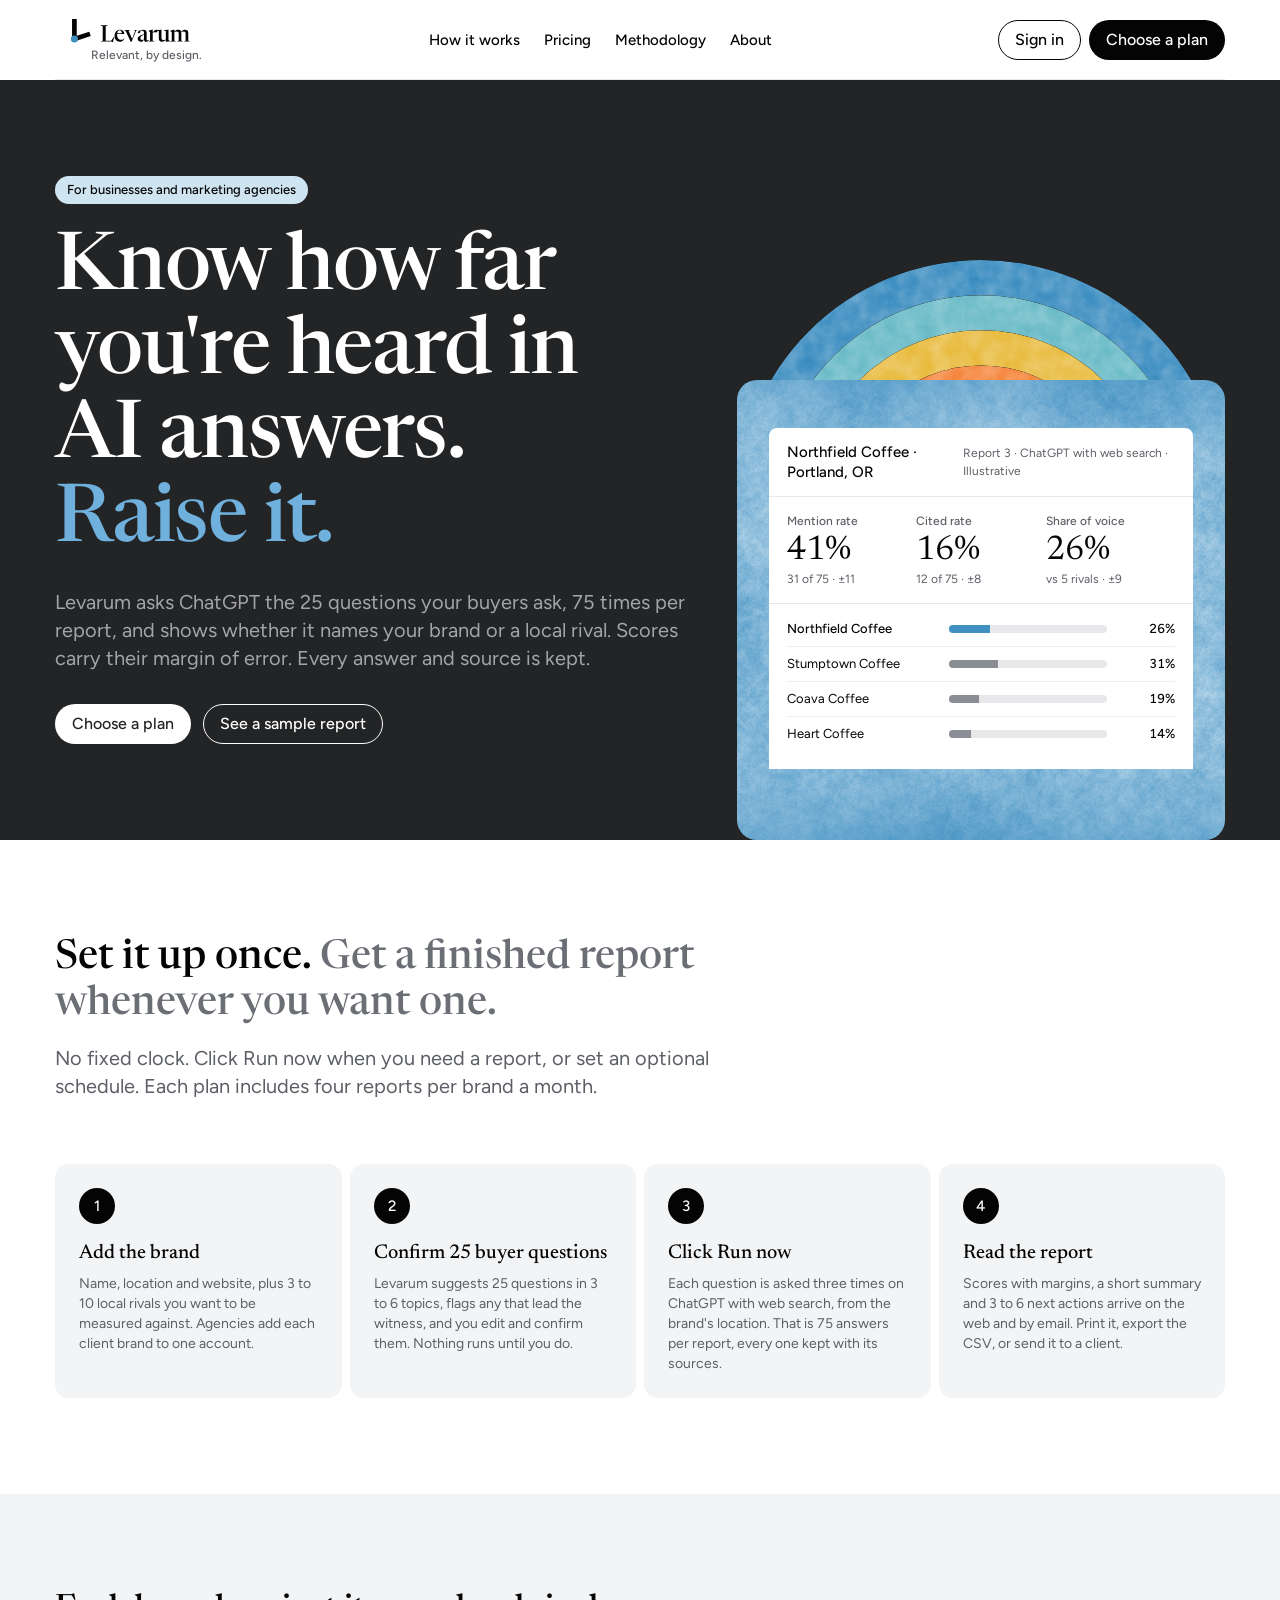
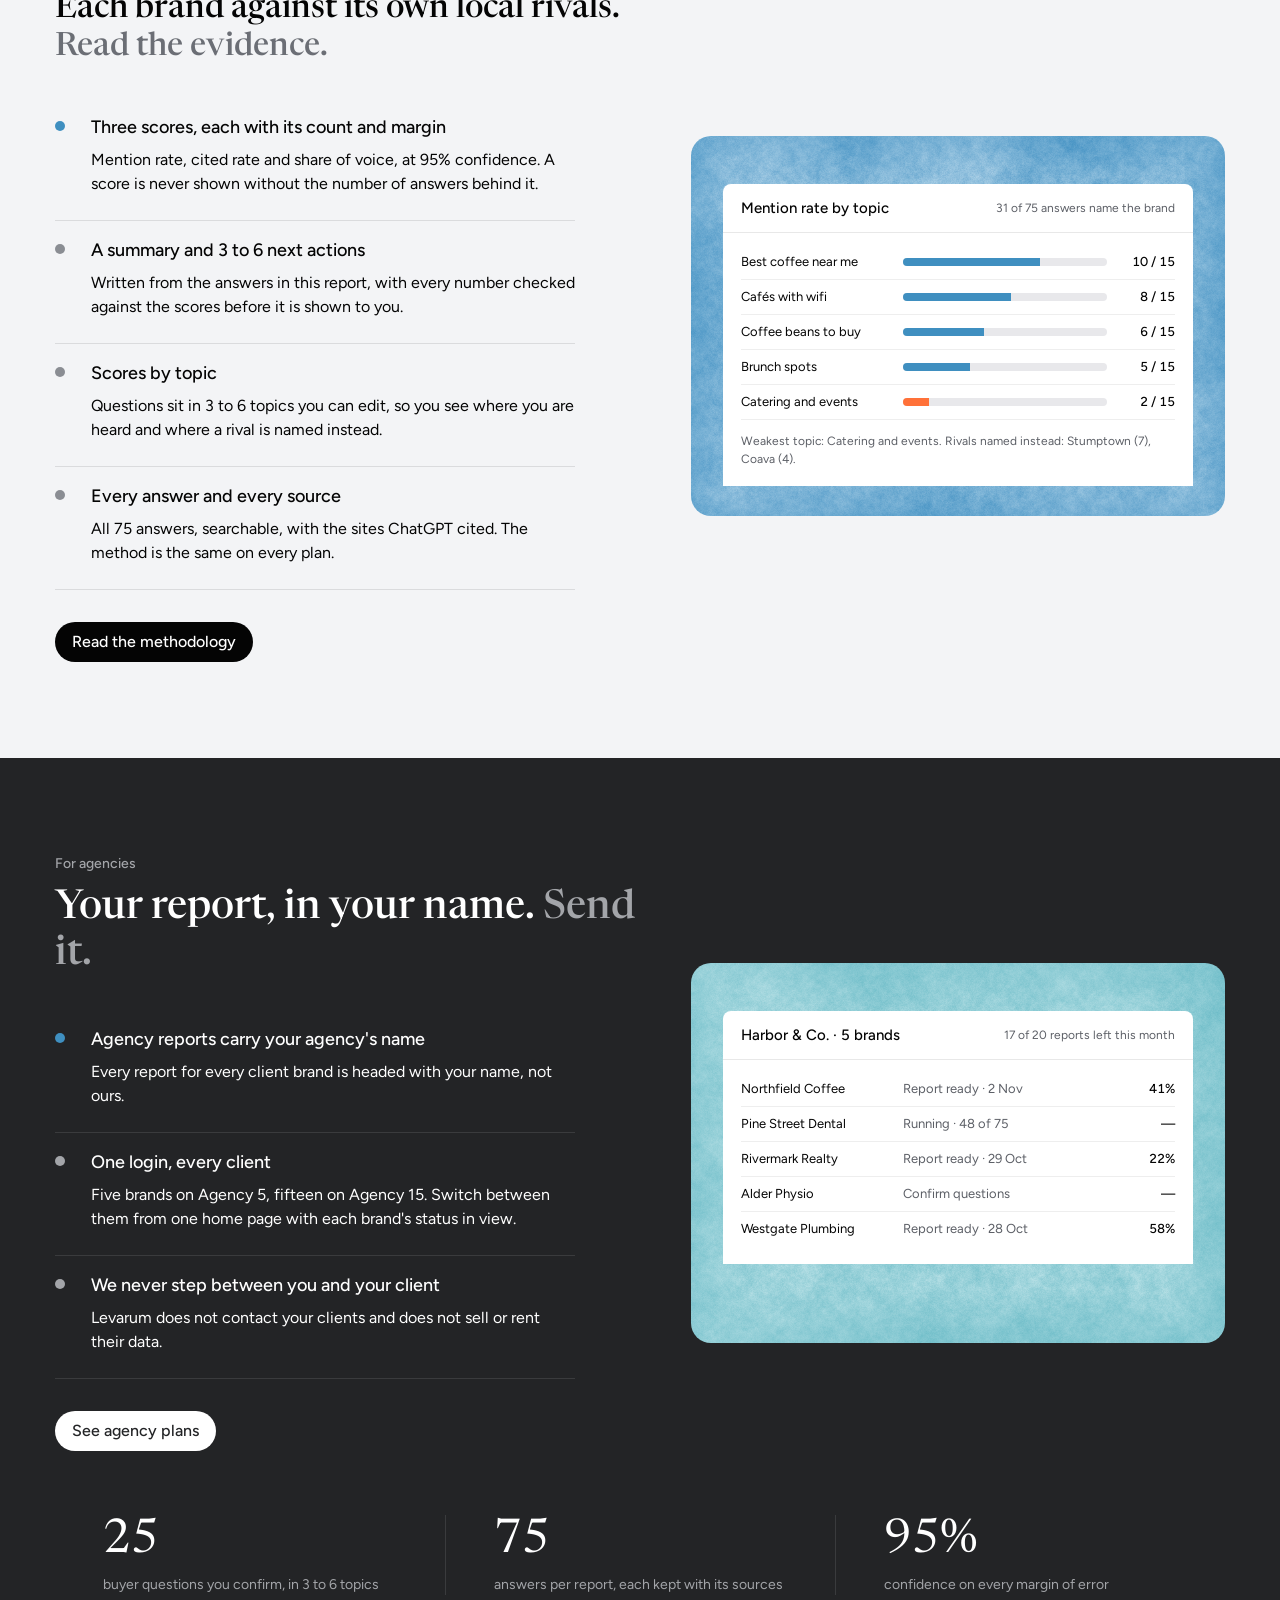
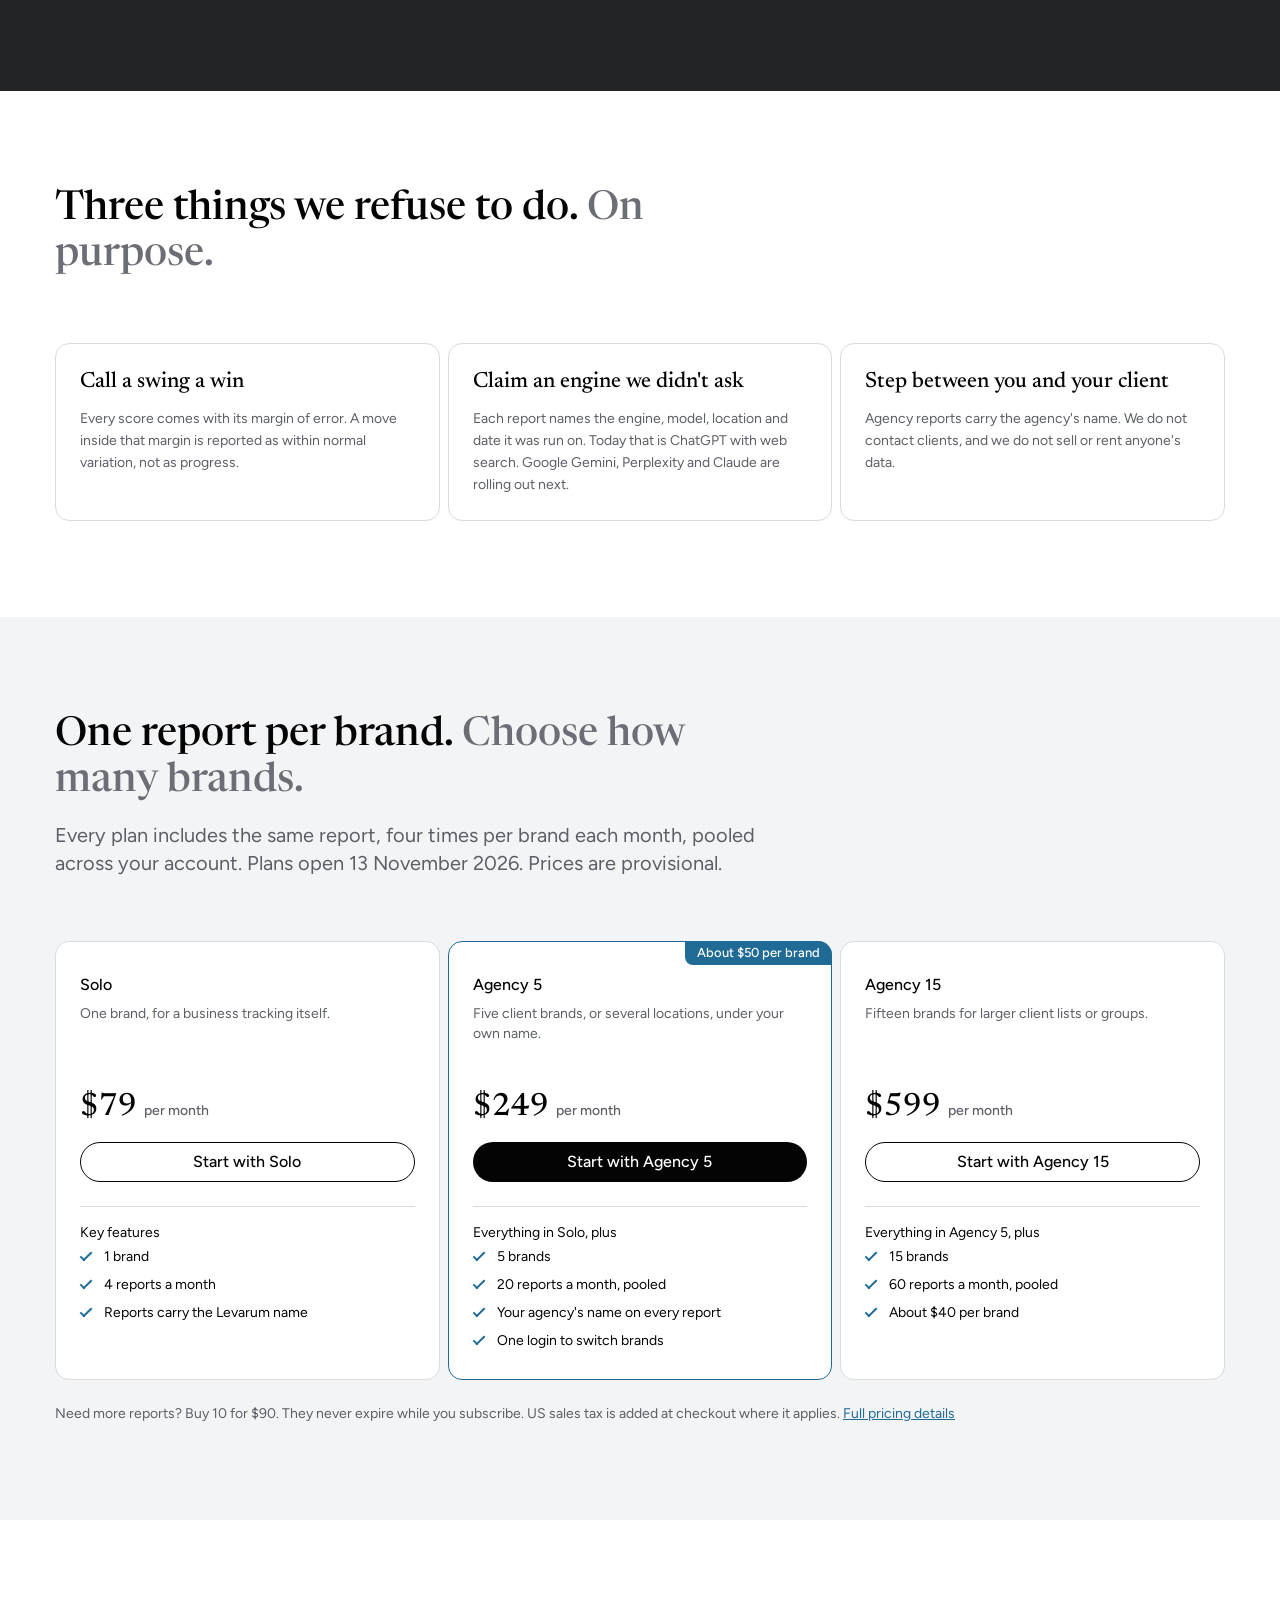
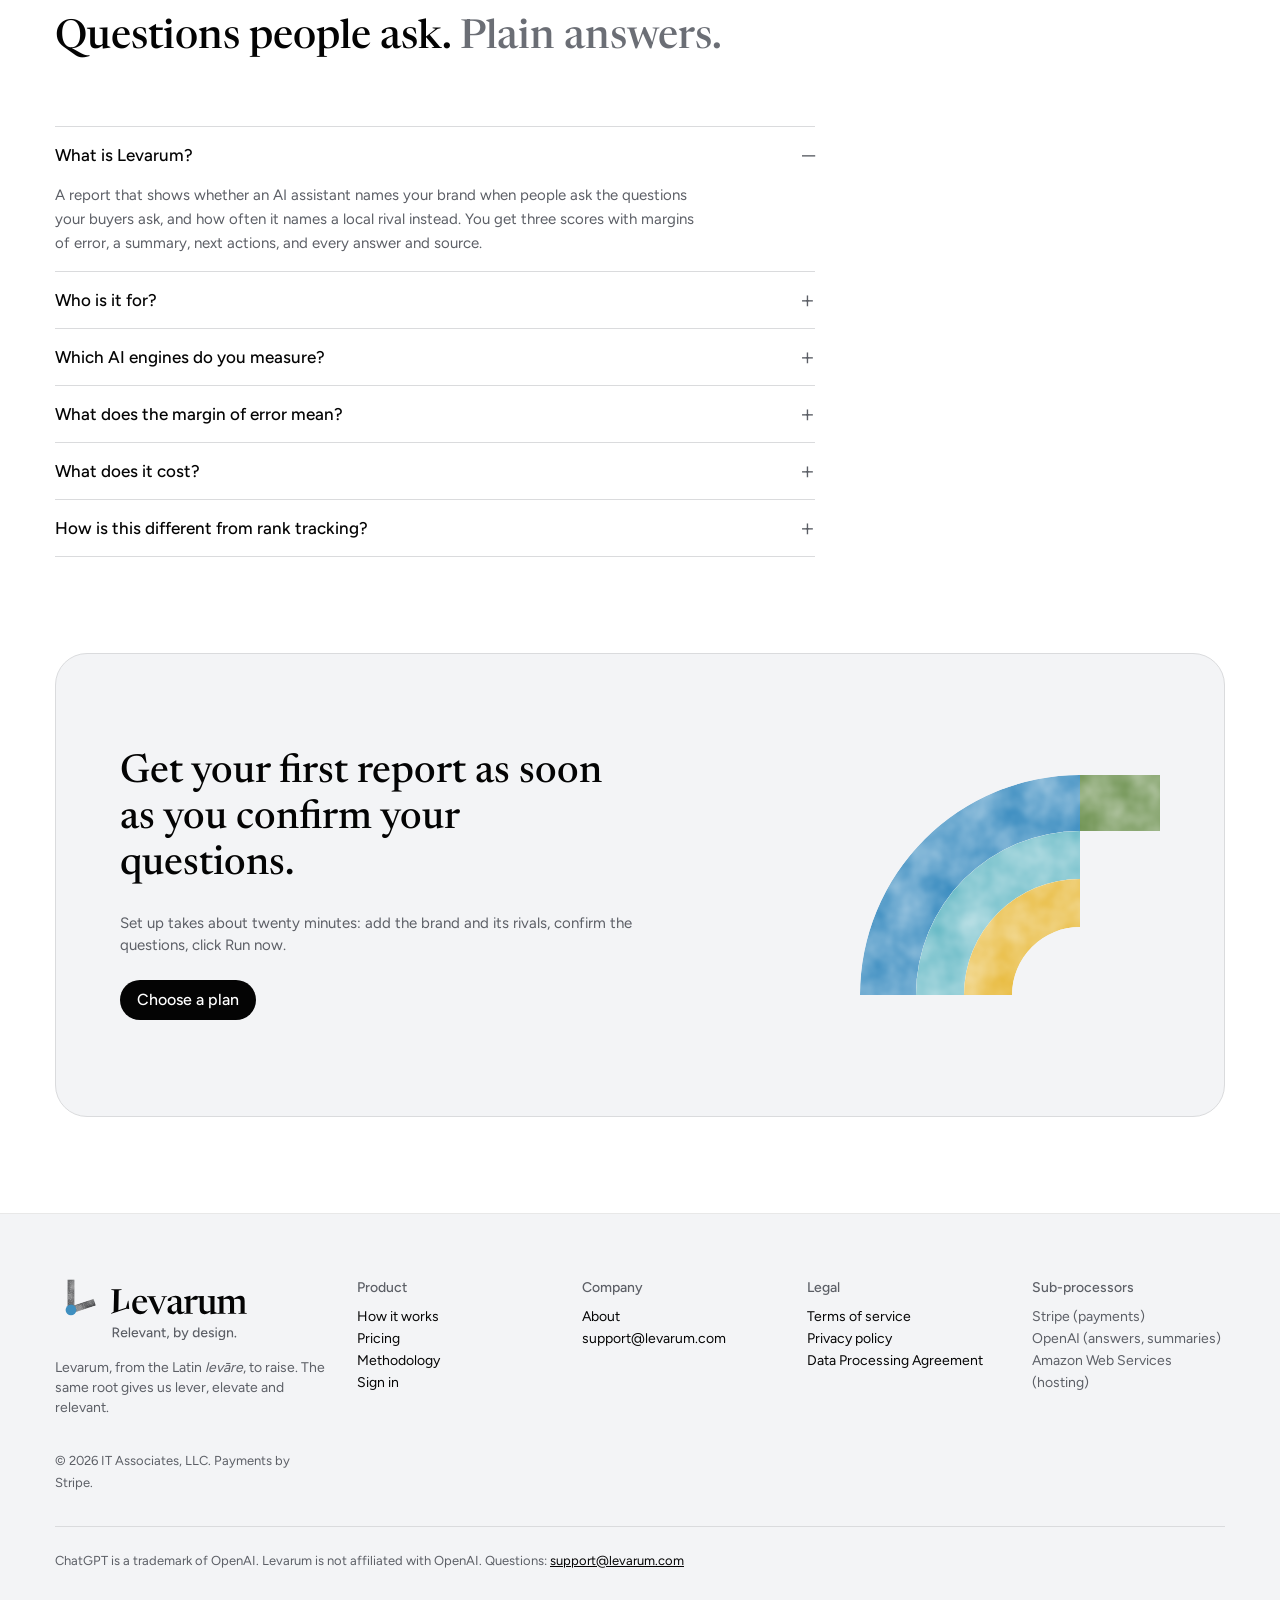
<file: index.html>
<!doctype html>
<html lang="en-US">
<head>
<meta charset="utf-8">
<link rel="preload" href="/assets/fonts/Figtree-Variable.woff2" as="font" type="font/woff2" crossorigin>
<link rel="preload" href="/assets/fonts/Newsreader-Variable.woff2" as="font" type="font/woff2" crossorigin>
<meta name="viewport" content="width=device-width, initial-scale=1, viewport-fit=cover">
<meta name="theme-color" content="#ffffff">
<title>Levarum — AI visibility reports for businesses and agencies</title>
<meta name="description" content="AI visibility reports on demand for each client brand, scored against its own local rivals, with a margin of error on every score. Get a report on any brand whenever you want one, or on your own schedule. From $79 a month, or about $40 a brand on Agency 15.">
<link rel="icon" href="/favicon.ico" sizes="32x32">
<link rel="icon" href="/img/icon.svg" type="image/svg+xml">
<link rel="apple-touch-icon" href="/apple-touch-icon.png">
<meta property="og:type" content="website">
<meta property="og:site_name" content="Levarum">
<meta property="og:title" content="Levarum: on-demand AI visibility reports for agencies">
<meta property="og:description" content="AI visibility reports on demand for each client brand, scored against its own local rivals, with a margin of error on every score. Get a report on any brand whenever you want one, or on your own schedule. From $79 a month, or about $40 a brand on Agency 15.">
<meta property="og:url" content="https://levarum-website.vercel.app/">
<meta property="og:image" content="https://levarum-website.vercel.app/img/og-image.png">
<meta property="og:image:width" content="1200">
<meta property="og:image:height" content="630">
<meta property="og:image:alt" content="Levarum. Know how far you’re heard in AI answers. Raise it.">
<meta name="twitter:card" content="summary_large_image">
<link rel="stylesheet" href="/assets/levarum-ds.css?v=2e9403ca">
<script type="application/ld+json">{"@context": "https://schema.org", "@type": "Organization", "name": "Levarum", "legalName": "IT Associates, LLC", "url": "https://levarum-website.vercel.app/", "logo": "https://levarum-website.vercel.app/img/icon.svg"}</script>
<script type="application/ld+json">{"@context": "https://schema.org", "@type": "Product", "name": "Levarum AI visibility tracking", "brand": {"@type": "Brand", "name": "Levarum"}, "description": "On-demand AI visibility reports for agencies: each client brand against its local rivals, with the margin of error shown. Get a report on any brand whenever you want one, or on your own schedule.", "offers": [{"@type": "Offer", "name": "Solo", "price": "79", "priceCurrency": "USD", "url": "https://levarum-website.vercel.app/pricing", "priceSpecification": {"@type": "UnitPriceSpecification", "price": "79", "priceCurrency": "USD", "unitText": "MONTH"}}, {"@type": "Offer", "name": "Agency 5", "price": "249", "priceCurrency": "USD", "url": "https://levarum-website.vercel.app/pricing", "priceSpecification": {"@type": "UnitPriceSpecification", "price": "249", "priceCurrency": "USD", "unitText": "MONTH"}}, {"@type": "Offer", "name": "Agency 15", "price": "599", "priceCurrency": "USD", "url": "https://levarum-website.vercel.app/pricing", "priceSpecification": {"@type": "UnitPriceSpecification", "price": "599", "priceCurrency": "USD", "unitText": "MONTH"}}]}</script>
</head>
<body>
<div style="width:100%;min-height:100%;background:#ffffff;color:#040404;font-family:'Figtree','Helvetica Neue',Arial,sans-serif">
<a class="skip" href="#main">Skip to content</a>

<header class="container">
<nav class="lv-nav site-nav" aria-label="Main" style="padding:0">
<a class="brand" href="/" aria-label="Levarum home. Relevant, by design."><img src="/img/ds/lockup-small.svg" alt="Levarum"><small aria-hidden="true">Relevant, by design.</small></a>
<div class="lv-nav__links"><a href="#how" aria-current="page">How it works</a><a href="/pricing">Pricing</a><a href="/methodology">Methodology</a><a href="/about">About</a></div>
<div class="lv-nav__actions"><a class="lv-btn lv-btn--outline" href="/signin">Sign in</a><a class="lv-btn lv-btn--primary" href="/pricing">Choose a plan</a><a class="lv-btn lv-btn--outline menu-btn" href="#site-links">Menu</a></div>
</nav>
</header>

<main id="main">

<section class="hero" aria-labelledby="hero-h">
<div class="container">
<div class="lv-two">
<span class="chip">For businesses and marketing agencies</span>
<h1 id="hero-h" class="display-lg" style="max-width:12ch">Know how far you're heard in AI answers. <span class="closer">Raise it.</span></h1>
<p class="lead">Levarum asks ChatGPT the 25 questions your buyers ask, 75 times per report, and shows whether it names your brand or a local rival. Scores carry their margin of error. Every answer and source is kept.</p>
<div class="actions"><a class="lv-btn lv-btn--inverse" href="/pricing">Choose a plan</a><a class="lv-btn lv-btn--outline" href="#sample" style="color:#ffffff;border-color:#ffffff">See a sample report</a></div>
</div>
<div class="frame-wrap">
<img class="arch" src="/img/ds/arch.svg" alt="">
<div class="lv-frame">
<div class="rep" role="img" aria-label="Sample report for Northfield Coffee, Portland: mention rate 41 percent, cited rate 16 percent, share of voice 26 percent, each with a margin of error">
<div class="rep__head"><b>Northfield Coffee · Portland, OR</b><span>Report 3 · ChatGPT with web search · Illustrative</span></div>
<div class="rep__scores">
<div class="rep__score"><small>Mention rate</small><b>41%</b><em>31 of 75 · ±11</em></div>
<div class="rep__score"><small>Cited rate</small><b>16%</b><em>12 of 75 · ±8</em></div>
<div class="rep__score"><small>Share of voice</small><b>26%</b><em>vs 5 rivals · ±9</em></div>
</div>
<div class="rep__rows">
<div class="rep__row is-you"><span>Northfield Coffee</span><div class="lv-meter" style="--v:26%"><i></i></div><b>26%</b></div>
<div class="rep__row"><span>Stumptown Coffee</span><div class="lv-meter" style="--v:31%"><i></i></div><b>31%</b></div>
<div class="rep__row"><span>Coava Coffee</span><div class="lv-meter" style="--v:19%"><i></i></div><b>19%</b></div>
<div class="rep__row"><span>Heart Coffee</span><div class="lv-meter" style="--v:14%"><i></i></div><b>14%</b></div>
</div>
</div>
</div>
</div>
</div>
</section>

<section class="section" id="how" aria-labelledby="how-h">
<div class="container">
<div class="section-head lv-two"><h2 id="how-h" class="headline">Set it up once. <span class="closer">Get a finished report whenever you want one.</span></h2><p class="lead">No fixed clock. Click Run now when you need a report, or set an optional schedule. Each plan includes four reports per brand a month.</p></div>
<ol class="steps" style="margin:0;padding:0;list-style:none">
<li class="step"><h3>Add the brand</h3><p>Name, location and website, plus 3 to 10 local rivals you want to be measured against. Agencies add each client brand to one account.</p></li>
<li class="step"><h3>Confirm 25 buyer questions</h3><p>Levarum suggests 25 questions in 3 to 6 topics, flags any that lead the witness, and you edit and confirm them. Nothing runs until you do.</p></li>
<li class="step"><h3>Click Run now</h3><p>Each question is asked three times on ChatGPT with web search, from the brand's location. That is 75 answers per report, every one kept with its sources.</p></li>
<li class="step"><h3>Read the report</h3><p>Scores with margins, a short summary and 3 to 6 next actions arrive on the web and by email. Print it, export the CSV, or send it to a client.</p></li>
</ol>
</div>
</section>

<section class="section section--mist" id="sample" aria-labelledby="ev-h">
<div class="container two-col">
<div class="lv-two">
<h2 id="ev-h" class="title">Each brand against its own local rivals. <span class="closer">Read the evidence.</span></h2>
<ul class="lv-list" style="margin-top:var(--space-6)">
<li aria-current="true"><div><strong>Three scores, each with its count and margin</strong><p>Mention rate, cited rate and share of voice, at 95% confidence. A score is never shown without the number of answers behind it.</p></div></li>
<li><div><strong>A summary and 3 to 6 next actions</strong><p>Written from the answers in this report, with every number checked against the scores before it is shown to you.</p></div></li>
<li><div><strong>Scores by topic</strong><p>Questions sit in 3 to 6 topics you can edit, so you see where you are heard and where a rival is named instead.</p></div></li>
<li><div><strong>Every answer and every source</strong><p>All 75 answers, searchable, with the sites ChatGPT cited. The method is the same on every plan.</p></div></li>
</ul>
<a class="lv-btn lv-btn--primary" href="/methodology" style="margin-top:var(--space-6)">Read the methodology</a>
</div>
<div class="lv-frame frame-clip">
<div class="rep" role="img" aria-label="Report detail: mention rate by topic with the weakest topic marked">
<div class="rep__head"><b>Mention rate by topic</b><span>31 of 75 answers name the brand</span></div>
<div class="rep__rows" style="padding-top:12px">
<div class="rep__row"><span>Best coffee near me</span><div class="lv-meter" style="--v:67%;--c:var(--accent)"><i></i></div><b>10 / 15</b></div>
<div class="rep__row"><span>Cafés with wifi</span><div class="lv-meter" style="--v:53%;--c:var(--accent)"><i></i></div><b>8 / 15</b></div>
<div class="rep__row"><span>Coffee beans to buy</span><div class="lv-meter" style="--v:40%;--c:var(--accent)"><i></i></div><b>6 / 15</b></div>
<div class="rep__row"><span>Brunch spots</span><div class="lv-meter" style="--v:33%;--c:var(--accent)"><i></i></div><b>5 / 15</b></div>
<div class="rep__row"><span>Catering and events</span><div class="lv-meter" style="--v:13%;--c:var(--ember)"><i></i></div><b>2 / 15</b></div>
<p style="margin-top:12px;color:#5c5f66;font-size:12px">Weakest topic: Catering and events. Rivals named instead: Stumptown (7), Coava (4).</p>
</div>
</div>
</div>
</div>
</section>

<section class="band" aria-labelledby="ag-h">
<div class="container two-col">
<div class="lv-two">
<p class="lv-eyebrow" style="color:var(--on-inverse-muted)">For agencies</p>
<h2 id="ag-h" class="headline">Your report, in your name. <span class="closer">Send it.</span></h2>
<ul class="lv-list" style="margin-top:var(--space-6)">
<li aria-current="true"><div><strong>Agency reports carry your agency's name</strong><p>Every report for every client brand is headed with your name, not ours.</p></div></li>
<li><div><strong>One login, every client</strong><p>Five brands on Agency 5, fifteen on Agency 15. Switch between them from one home page with each brand's status in view.</p></div></li>
<li><div><strong>We never step between you and your client</strong><p>Levarum does not contact your clients and does not sell or rent their data.</p></div></li>
</ul>
<a class="lv-btn lv-btn--primary" href="/pricing" style="margin-top:var(--space-6)">See agency plans</a>
</div>
<div class="lv-frame lv-frame--ice frame-clip">
<div class="rep" role="img" aria-label="Agency home showing five client brands with their latest report status">
<div class="rep__head"><b>Harbor &amp; Co. · 5 brands</b><span>17 of 20 reports left this month</span></div>
<div class="rep__rows" style="padding-top:12px">
<div class="rep__row"><span>Northfield Coffee</span><span style="color:#5c5f66">Report ready · 2 Nov</span><b>41%</b></div>
<div class="rep__row"><span>Pine Street Dental</span><span style="color:#5c5f66">Running · 48 of 75</span><b>—</b></div>
<div class="rep__row"><span>Rivermark Realty</span><span style="color:#5c5f66">Report ready · 29 Oct</span><b>22%</b></div>
<div class="rep__row"><span>Alder Physio</span><span style="color:#5c5f66">Confirm questions</span><b>—</b></div>
<div class="rep__row"><span>Westgate Plumbing</span><span style="color:#5c5f66">Report ready · 28 Oct</span><b>58%</b></div>
</div>
</div>
</div>
</div>
<div class="container">
<div class="lv-stats">
<div class="lv-stat"><b>25</b><span>buyer questions you confirm, in 3 to 6 topics</span></div>
<div class="lv-stat"><b>75</b><span>answers per report, each kept with its sources</span></div>
<div class="lv-stat"><b>95%</b><span>confidence on every margin of error</span></div>
</div>
</div>
</section>

<section class="section" aria-labelledby="ref-h">
<div class="container">
<div class="section-head lv-two"><h2 id="ref-h" class="headline">Three things we refuse to do. <span class="closer">On purpose.</span></h2></div>
<div class="refuse">
<div><h3>Call a swing a win</h3><p>Every score comes with its margin of error. A move inside that margin is reported as within normal variation, not as progress.</p></div>
<div><h3>Claim an engine we didn't ask</h3><p>Each report names the engine, model, location and date it was run on. Today that is ChatGPT with web search. Google Gemini, Perplexity and Claude are rolling out next.</p></div>
<div><h3>Step between you and your client</h3><p>Agency reports carry the agency's name. We do not contact clients, and we do not sell or rent anyone's data.</p></div>
</div>
</div>
</section>

<section class="section section--mist" aria-labelledby="pr-h">
<div class="container">
<div class="section-head lv-two"><h2 id="pr-h" class="headline">One report per brand. <span class="closer">Choose how many brands.</span></h2><p class="lead">Every plan includes the same report, four times per brand each month, pooled across your account. Plans open 13 November 2026. Prices are provisional.</p></div>
<div class="plans">
<div class="lv-price" style="background:var(--page)"><h3>Solo</h3><p class="lv-price__desc">One brand, for a business tracking itself.</p><div class="lv-price__amount">$79 <small>per month</small></div><a class="lv-btn lv-btn--outline lv-btn--block" href="/signin?plan=solo">Start with Solo</a><hr><strong class="body-sm">Key features</strong><ul><li>1 brand</li><li>4 reports a month</li><li>Reports carry the Levarum name</li></ul></div>
<div class="lv-price lv-price--featured" style="background:var(--page)"><span class="lv-price__ribbon">About $50 per brand</span><h3>Agency 5</h3><p class="lv-price__desc">Five client brands, or several locations, under your own name.</p><div class="lv-price__amount">$249 <small>per month</small></div><a class="lv-btn lv-btn--primary lv-btn--block" href="/signin?plan=agency5">Start with Agency 5</a><hr><strong class="body-sm">Everything in Solo, plus</strong><ul><li>5 brands</li><li>20 reports a month, pooled</li><li>Your agency's name on every report</li><li>One login to switch brands</li></ul></div>
<div class="lv-price" style="background:var(--page)"><h3>Agency 15</h3><p class="lv-price__desc">Fifteen brands for larger client lists or groups.</p><div class="lv-price__amount">$599 <small>per month</small></div><a class="lv-btn lv-btn--outline lv-btn--block" href="/signin?plan=agency15">Start with Agency 15</a><hr><strong class="body-sm">Everything in Agency 5, plus</strong><ul><li>15 brands</li><li>60 reports a month, pooled</li><li>About $40 per brand</li></ul></div>
</div>
<p class="muted body-sm" style="margin-top:var(--space-5)">Need more reports? Buy 10 for $90. They never expire while you subscribe. US sales tax is added at checkout where it applies. <a href="/pricing">Full pricing details</a></p>
</div>
</section>

<section class="section" aria-labelledby="faq-h">
<div class="container">
<div class="section-head lv-two"><h2 id="faq-h" class="headline">Questions people ask. <span class="closer">Plain answers.</span></h2></div>
<div class="lv-acc faq">
<details open><summary>What is Levarum?</summary><p>A report that shows whether an AI assistant names your brand when people ask the questions your buyers ask, and how often it names a local rival instead. You get three scores with margins of error, a summary, next actions, and every answer and source.</p></details>
<details><summary>Who is it for?</summary><p>Individual businesses that want to track their own brand (Solo), and marketing agencies that track several client brands under their own name (Agency 5 and Agency 15). The method is identical on every plan.</p></details>
<details><summary>Which AI engines do you measure?</summary><p>At launch, ChatGPT: OpenAI's model with live web search, through the API, from the brand's location. Results can differ from what one ChatGPT user sees on one day, which is why every question is asked three times and every report names the engine, model, location and date. Google Gemini, Perplexity and Claude are rolling out next.</p></details>
<details><summary>What does the margin of error mean?</summary><p>Each score is an estimate from 75 answers, so it is shown with a 95% margin of error. If a rival's score sits inside your margin, the report says so instead of calling it a lead. The method is on the methodology page.</p></details>
<details><summary>What does it cost?</summary><p>Solo is $79 a month for one brand, Agency 5 is $249 for five, Agency 15 is $599 for fifteen. Each includes four reports per brand a month, pooled. Extra reports are $9 each, sold 10 for $90. Prices are provisional until plans open.</p></details>
<details><summary>How is this different from rank tracking?</summary><p>Search rankings list ten links. An AI assistant gives one answer built from a few sources. Levarum measures whether you are in that answer, whether your site is one of its sources, and how much of the conversation you hold against named rivals.</p></details>
</div>
</div>
</section>

<section class="cta-wrap">
<div class="container">
<div class="lv-cta" style="background:var(--mist)">
<div><h2>Get your first report as soon as you confirm your questions.</h2><p>Set up takes about twenty minutes: add the brand and its rivals, confirm the questions, click Run now.</p><a class="lv-btn lv-btn--primary" href="/pricing">Choose a plan</a></div>
<svg width="300" height="220" viewBox="0 0 300 220" aria-hidden="true"><defs><filter id="g" color-interpolation-filters="sRGB"><feTurbulence type="fractalNoise" baseFrequency="0.03" numOctaves="3" seed="9" result="c"></feTurbulence><feColorMatrix in="c" type="matrix" values="0 0 0 0 1 0 0 0 0 1 0 0 0 0 1 0 0 0 0.6 -0.05" result="ca"></feColorMatrix><feComposite in="ca" in2="SourceGraphic" operator="in" result="ci"></feComposite><feBlend in="ci" in2="SourceGraphic" mode="screen" result="b"></feBlend><feComposite in="b" in2="SourceGraphic" operator="in"></feComposite></filter></defs><g filter="url(#g)"><path d="M0 220A220 220 0 0 1 220 0V56A164 164 0 0 0 56 220Z" fill="#3a8cc0"></path><path d="M56 220A164 164 0 0 1 220 56V104A116 116 0 0 0 104 220Z" fill="#68bac6"></path><path d="M104 220A116 116 0 0 1 220 104V152A68 68 0 0 0 152 220Z" fill="#e8ba3c"></path><rect x="220" y="0" width="80" height="56" fill="#6a8f4c"></rect></g></svg>
</div>
</div>
</section>

</main>

<footer class="site-footer">
<div class="container">
<div class="lv-footer">
<div><img src="/img/ds/lockup-tagline.svg" alt="Levarum. Relevant, by design." style="height:64px"><p class="muted body-sm" style="margin-top:var(--space-4);max-width:36ch">Levarum, from the Latin <em>levāre</em>, to raise. The same root gives us lever, elevate and relevant.</p><small>© 2026 IT Associates, LLC. Payments by Stripe.</small></div>
<div id="site-links"><h5>Product</h5><a href="#how">How it works</a><a href="/pricing">Pricing</a><a href="/methodology">Methodology</a><a href="/signin">Sign in</a></div>
<div><h5>Company</h5><a href="/about">About</a><a href="mailto:support@levarum.com">support@levarum.com</a></div>
<div><h5>Legal</h5><a href="/terms">Terms of service</a><a href="/privacy">Privacy policy</a><a href="/dpa">Data Processing Agreement</a></div>
<div><h5>Sub-processors</h5><span class="body-sm muted">Stripe (payments)<br>OpenAI (answers, summaries)<br>Amazon Web Services (hosting)</span></div>
</div>
<p class="legal">ChatGPT is a trademark of OpenAI. Levarum is not affiliated with OpenAI. Questions: <a href="mailto:support@levarum.com">support@levarum.com</a></p>
</div>
</footer>
</div>
</body>
</html>
</file>
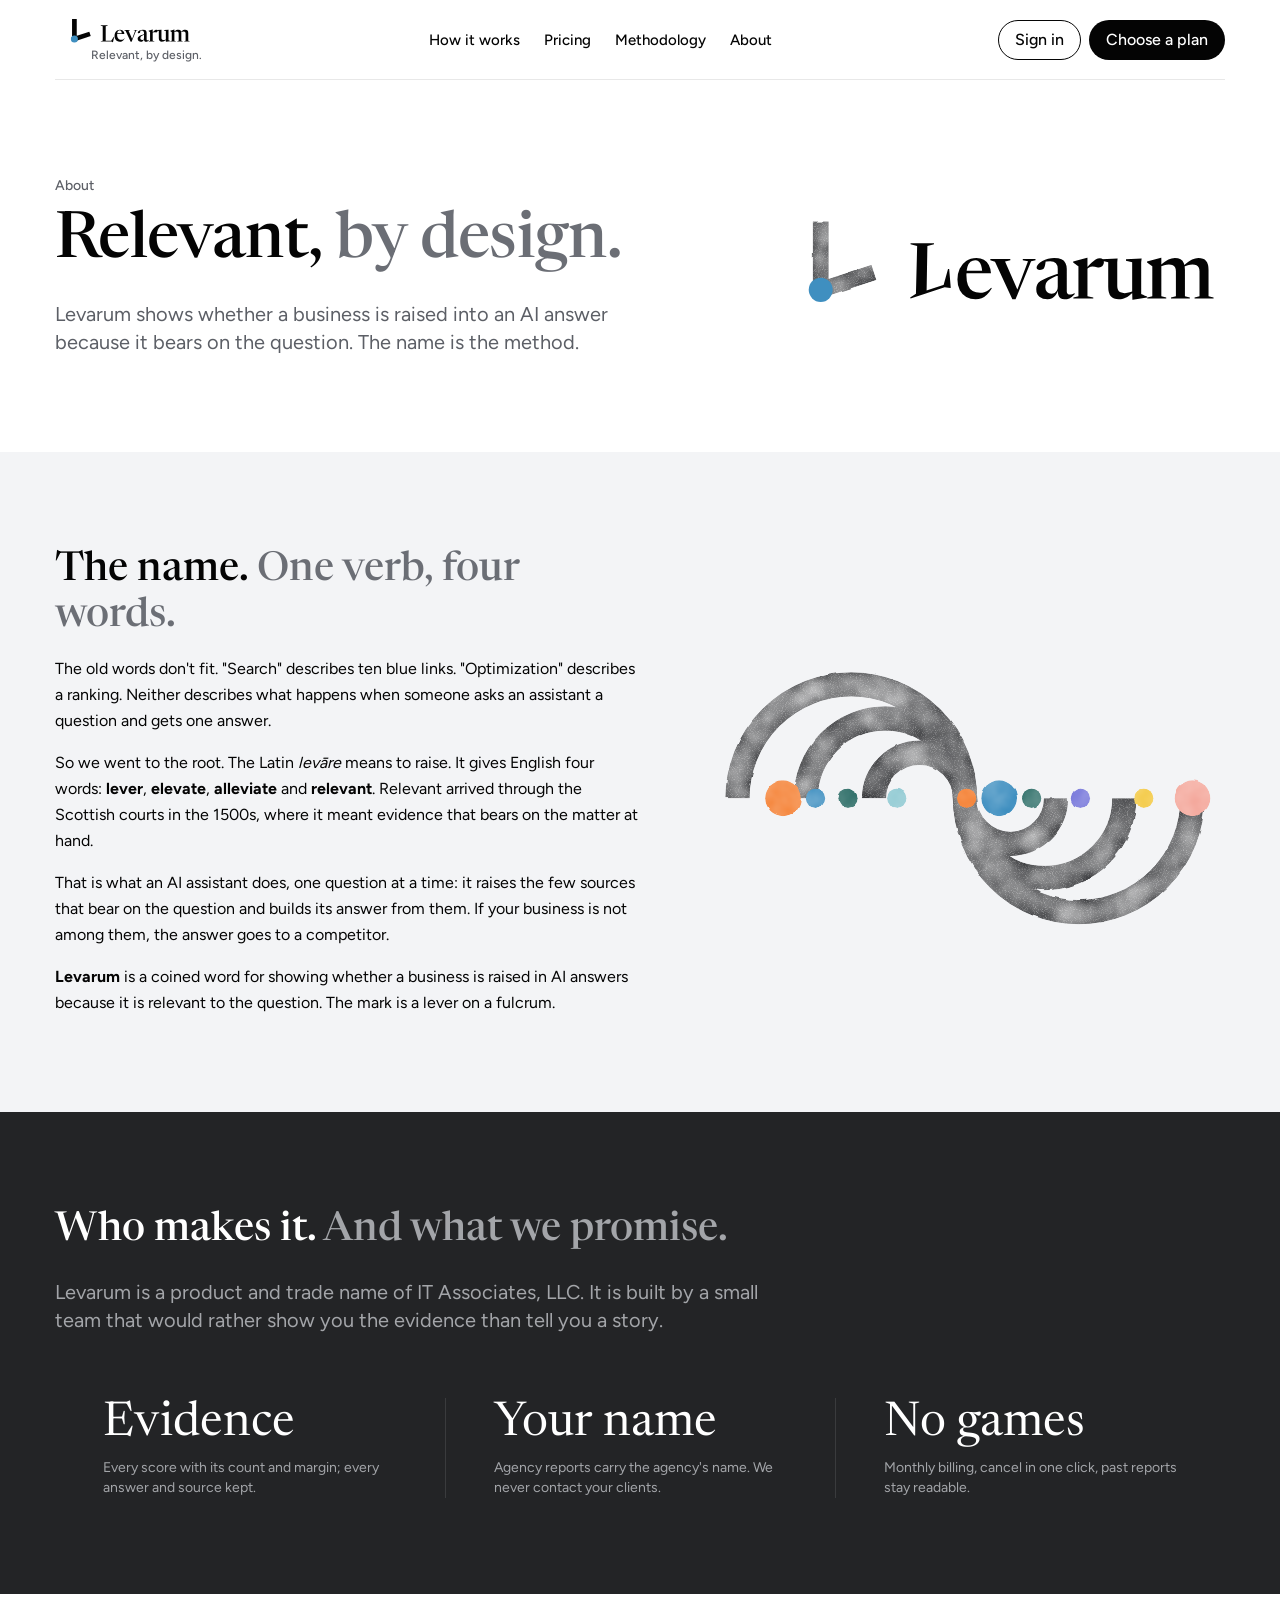
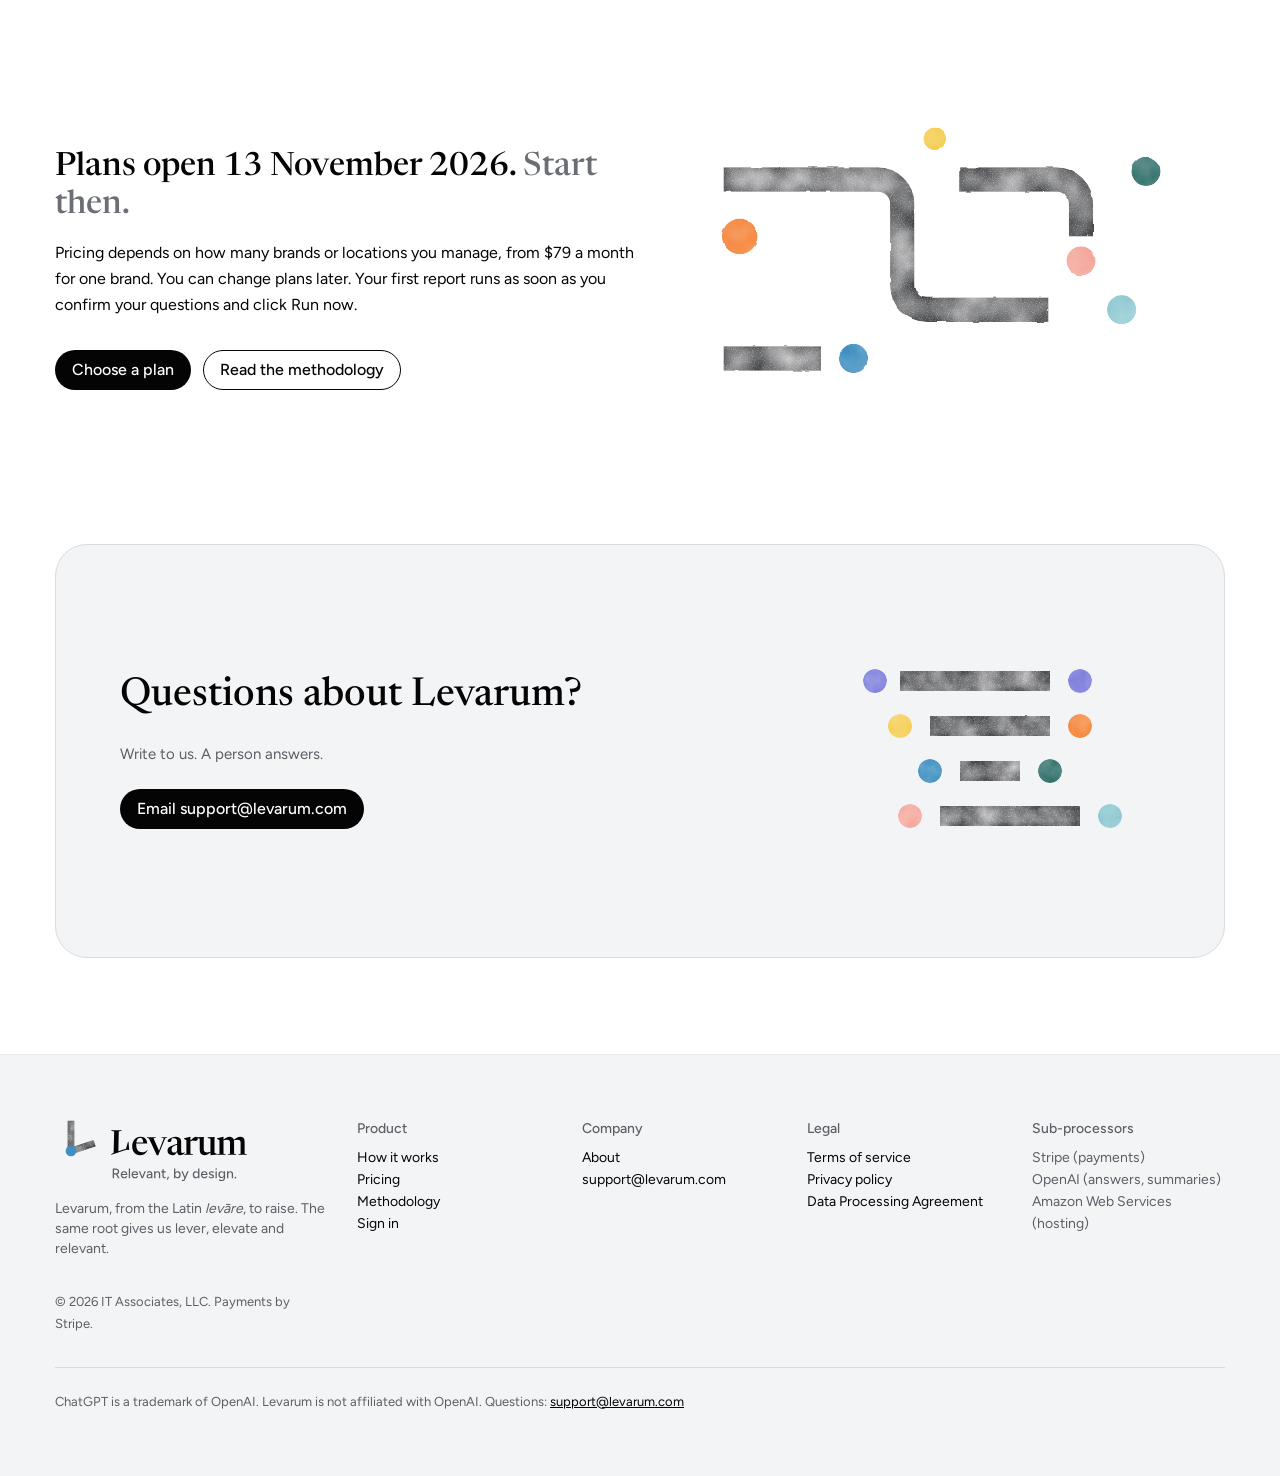
<file: about.html>
<!doctype html>
<html lang="en-US">
<head>
<meta charset="utf-8">
<link rel="preload" href="/assets/fonts/Figtree-Variable.woff2" as="font" type="font/woff2" crossorigin>
<link rel="preload" href="/assets/fonts/Newsreader-Variable.woff2" as="font" type="font/woff2" crossorigin>
<meta name="viewport" content="width=device-width, initial-scale=1, viewport-fit=cover">
<meta name="theme-color" content="#ffffff">
<title>About Levarum — Relevant, by design</title>
<meta name="description" content="Levarum comes from the Latin levāre, to raise, the root of relevant. It measures how often AI answers name a brand. A product of IT Associates, LLC.">
<link rel="icon" href="/favicon.ico" sizes="32x32">
<link rel="icon" href="/img/icon.svg" type="image/svg+xml">
<link rel="apple-touch-icon" href="/apple-touch-icon.png">
<meta property="og:type" content="website">
<meta property="og:site_name" content="Levarum">
<meta property="og:title" content="About Levarum: the name and what we measure">
<meta property="og:description" content="Levarum comes from the Latin levāre, to raise, the root of relevant. It measures how often AI answers name a brand. A product of IT Associates, LLC.">
<meta property="og:url" content="https://levarum-website.vercel.app/about">
<meta property="og:image" content="https://levarum-website.vercel.app/img/og-image.png">
<meta property="og:image:width" content="1200">
<meta property="og:image:height" content="630">
<meta property="og:image:alt" content="Levarum. Know how far you’re heard in AI answers. Raise it.">
<meta name="twitter:card" content="summary_large_image">
<link rel="stylesheet" href="/assets/levarum-ds.css?v=2e9403ca">
</head>
<body>
<div style="width:100%;min-height:100%;background:#ffffff;color:#040404;font-family:'Figtree','Helvetica Neue',Arial,sans-serif">
<a class="skip" href="#main">Skip to content</a>

<header class="container">
<nav class="lv-nav site-nav" aria-label="Main" style="padding:0">
<a class="brand" href="/" aria-label="Levarum home. Relevant, by design."><img src="/img/ds/lockup-small.svg" alt="Levarum"><small aria-hidden="true">Relevant, by design.</small></a>
<div class="lv-nav__links"><a href="/#how">How it works</a><a href="/pricing">Pricing</a><a href="/methodology">Methodology</a><a href="/about" aria-current="page">About</a></div>
<div class="lv-nav__actions"><a class="lv-btn lv-btn--outline" href="/signin">Sign in</a><a class="lv-btn lv-btn--primary" href="/pricing">Choose a plan</a><a class="lv-btn lv-btn--outline menu-btn" href="#site-links">Menu</a></div>
</nav>
</header>

<main id="main">

<section class="section" aria-labelledby="ab-h">
<div class="container two-col">
<div class="lv-two">
<p class="lv-eyebrow">About</p>
<h1 id="ab-h" class="display">Relevant, <span class="closer">by design.</span></h1>
<p class="lead" style="margin-top:var(--space-5);color:var(--ink-muted)">Levarum shows whether a business is raised into an AI answer because it bears on the question. The name is the method.</p>
</div>
<img src="/img/ds/lockup.svg" alt="Levarum lockup: a lever lifting on a sky fulcrum" style="width:100%;max-width:440px;justify-self:end">
</div>
</section>

<section class="section section--mist" aria-labelledby="nm-h">
<div class="container two-col">
<div>
<h2 id="nm-h" class="headline lv-two">The name. <span class="closer">One verb, four words.</span></h2>
<div class="prose">
<p>The old words don't fit. "Search" describes ten blue links. "Optimization" describes a ranking. Neither describes what happens when someone asks an assistant a question and gets one answer.</p>
<p>So we went to the root. The Latin <em>levāre</em> means to raise. It gives English four words: <strong>lever</strong>, <strong>elevate</strong>, <strong>alleviate</strong> and <strong>relevant</strong>. Relevant arrived through the Scottish courts in the 1500s, where it meant evidence that bears on the matter at hand.</p>
<p>That is what an AI assistant does, one question at a time: it raises the few sources that bear on the question and builds its answer from them. If your business is not among them, the answer goes to a competitor.</p>
<p><strong>Levarum</strong> is a coined word for showing whether a business is raised in AI answers because it is relevant to the question. The mark is a lever on a fulcrum.</p>
</div>
</div>
<img src="/img/ds/meander.svg" alt="" style="width:100%;max-width:520px;justify-self:end">
</div>
</section>

<section class="band" aria-labelledby="who-h">
<div class="container">
<div class="lv-two" style="max-width:760px"><h2 id="who-h" class="headline">Who makes it. <span class="closer">And what we promise.</span></h2>
<p class="lead" style="margin-top:var(--space-5);color:var(--on-inverse-muted)">Levarum is a product and trade name of IT Associates, LLC. It is built by a small team that would rather show you the evidence than tell you a story.</p></div>
<div class="lv-stats">
<div class="lv-stat"><b>Evidence</b><span>Every score with its count and margin; every answer and source kept.</span></div>
<div class="lv-stat"><b>Your name</b><span>Agency reports carry the agency's name. We never contact your clients.</span></div>
<div class="lv-stat"><b>No games</b><span>Monthly billing, cancel in one click, past reports stay readable.</span></div>
</div>
</div>
</section>

<section class="section" aria-labelledby="pl-h">
<div class="container two-col two-col--flip">
<img src="/img/ds/pipe.svg" alt="" style="width:100%;max-width:520px">
<div class="lv-two">
<h2 id="pl-h" class="title">Plans open 13 November 2026. <span class="closer">Start then.</span></h2>
<div class="prose">
<p>Pricing depends on how many brands or locations you manage, from $79 a month for one brand. You can change plans later. Your first report runs as soon as you confirm your questions and click Run now.</p>
</div>
<div style="display:flex;gap:12px;flex-wrap:wrap;margin-top:var(--space-6)"><a class="lv-btn lv-btn--primary" href="/pricing">Choose a plan</a><a class="lv-btn lv-btn--outline" href="/methodology">Read the methodology</a></div>
</div>
</div>
</section>

<section class="cta-wrap">
<div class="container">
<div class="lv-cta" style="background:var(--mist)">
<div><h2>Questions about Levarum?</h2><p>Write to us. A person answers.</p><a class="lv-btn lv-btn--primary" href="mailto:support@levarum.com">Email support@levarum.com</a></div>
<img src="/img/ds/ledger.svg" alt="" style="width:320px">
</div>
</div>
</section>

</main>

<footer class="site-footer">
<div class="container">
<div class="lv-footer">
<div><img src="/img/ds/lockup-tagline.svg" alt="Levarum. Relevant, by design." style="height:64px"><p class="muted body-sm" style="margin-top:var(--space-4);max-width:36ch">Levarum, from the Latin <em>levāre</em>, to raise. The same root gives us lever, elevate and relevant.</p><small>© 2026 IT Associates, LLC. Payments by Stripe.</small></div>
<div id="site-links"><h5>Product</h5><a href="/#how">How it works</a><a href="/pricing">Pricing</a><a href="/methodology">Methodology</a><a href="/signin">Sign in</a></div>
<div><h5>Company</h5><a href="/about">About</a><a href="mailto:support@levarum.com">support@levarum.com</a></div>
<div><h5>Legal</h5><a href="/terms">Terms of service</a><a href="/privacy">Privacy policy</a><a href="/dpa">Data Processing Agreement</a></div>
<div><h5>Sub-processors</h5><span class="body-sm muted">Stripe (payments)<br>OpenAI (answers, summaries)<br>Amazon Web Services (hosting)</span></div>
</div>
<p class="legal">ChatGPT is a trademark of OpenAI. Levarum is not affiliated with OpenAI. Questions: <a href="mailto:support@levarum.com">support@levarum.com</a></p>
</div>
</footer>
</div>
</body>
</html>
</file>
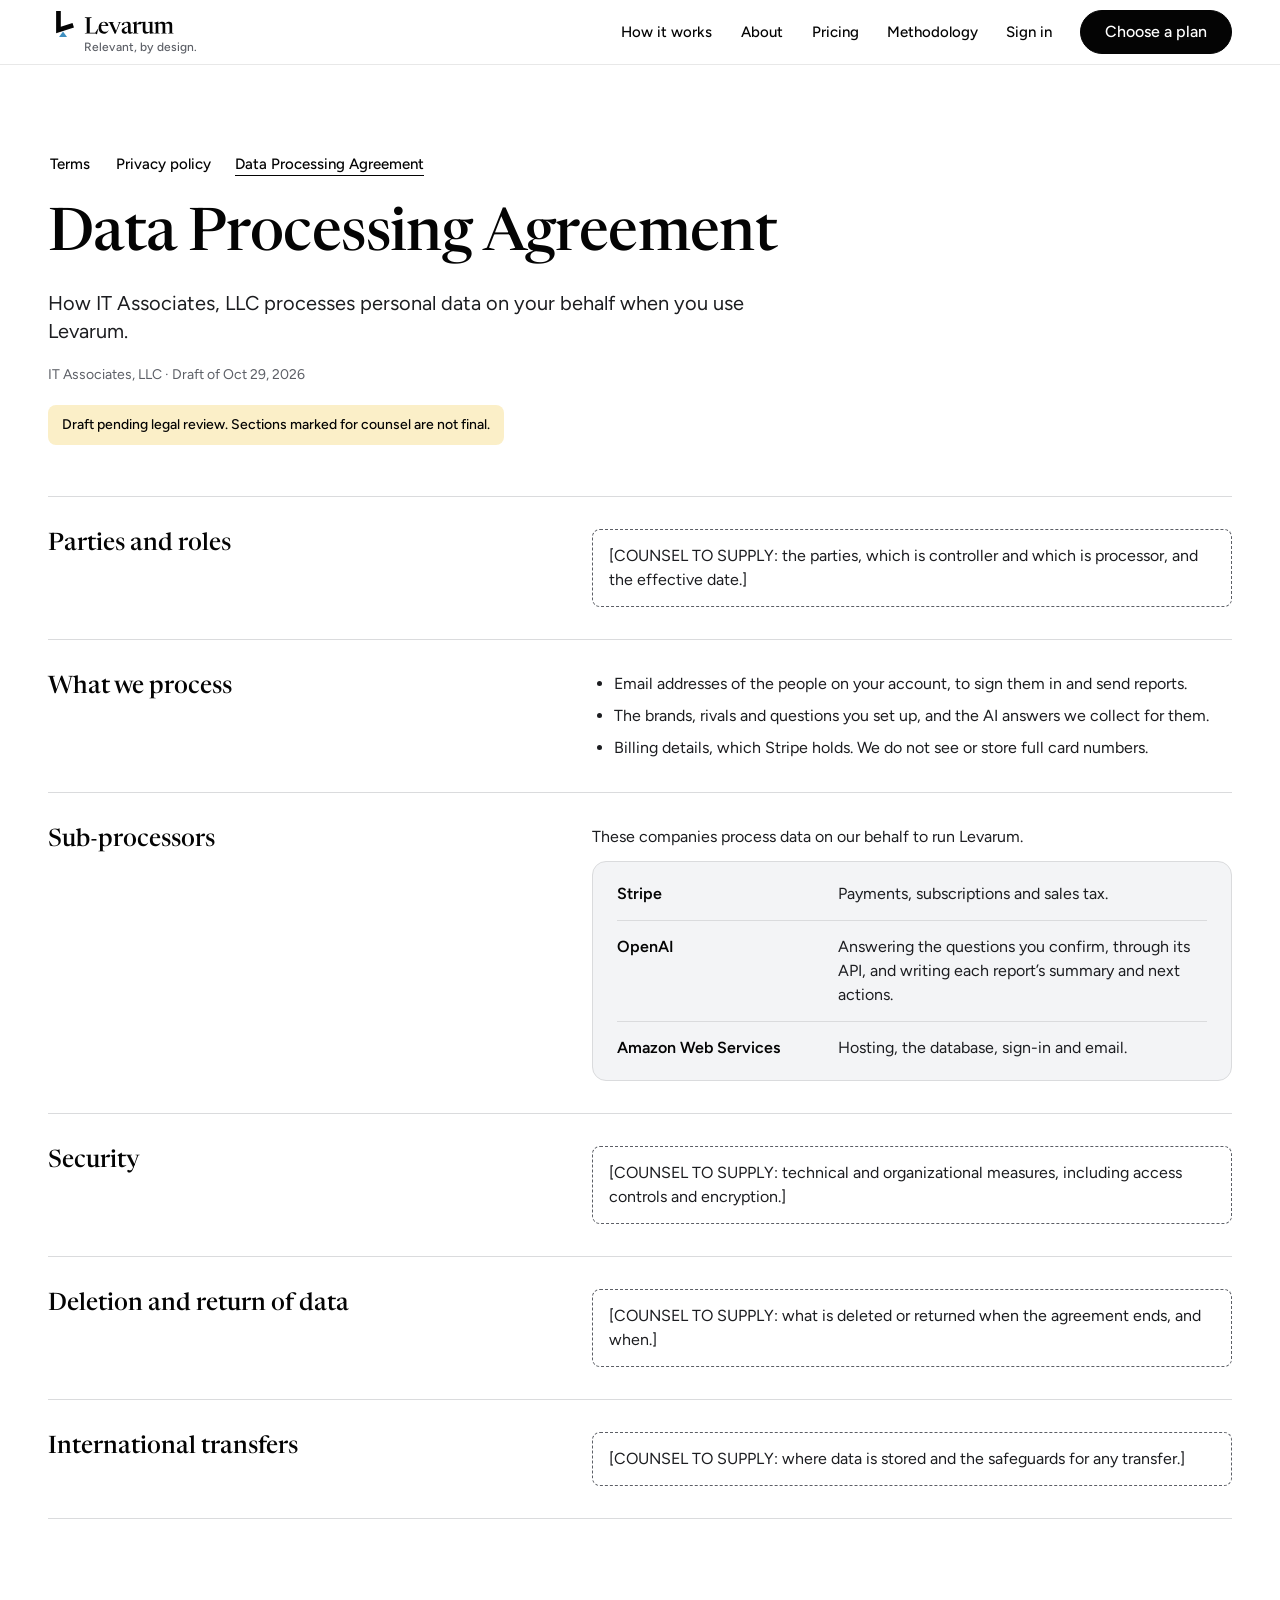
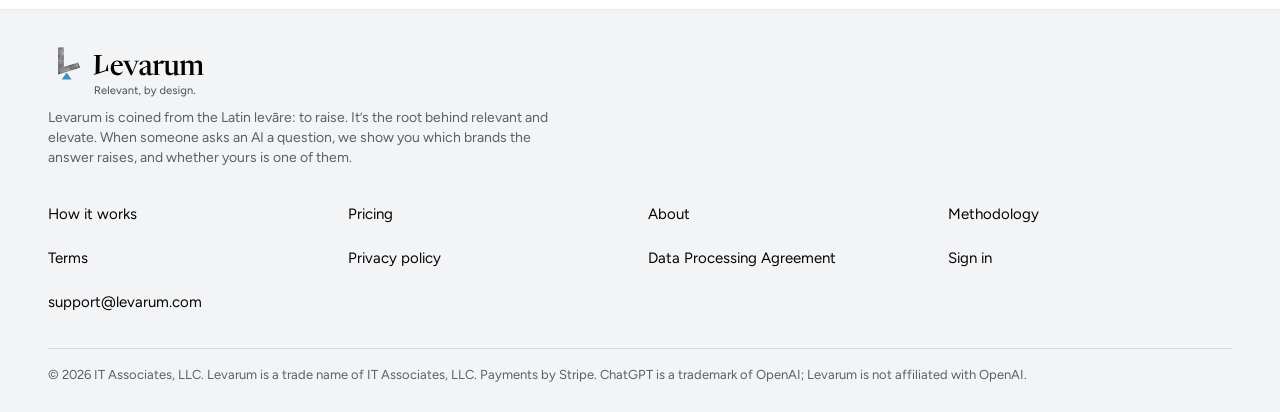
<file: dpa.html>
<!doctype html>
<html lang="en-US">
<head>
<meta charset="utf-8">
<meta name="viewport" content="width=device-width, initial-scale=1, viewport-fit=cover">
<meta name="theme-color" content="#ffffff">
<title>Data Processing Agreement: Levarum</title>
<meta name="description" content="Draft Data Processing Agreement for Levarum: what IT Associates, LLC processes on your behalf, its sub-processors and the terms awaiting counsel.">
<link rel="icon" href="/favicon.ico" sizes="32x32">
<link rel="icon" href="/img/icon.svg" type="image/svg+xml">
<link rel="apple-touch-icon" href="/apple-touch-icon.png">
<link rel="preload" href="/assets/fonts/figtree-latin-wght-normal.woff2" as="font" type="font/woff2" crossorigin>
<link rel="preload" href="/assets/fonts/newsreader-latin-opsz-normal.woff2" as="font" type="font/woff2" crossorigin>
<meta property="og:type" content="website">
<meta property="og:site_name" content="Levarum">
<meta property="og:title" content="Data Processing Agreement: Levarum">
<meta property="og:description" content="Draft Data Processing Agreement for Levarum: what IT Associates, LLC processes on your behalf, its sub-processors and the terms awaiting counsel.">
<meta property="og:url" content="https://levarum-website.vercel.app/dpa">
<meta property="og:image" content="https://levarum-website.vercel.app/img/og-image.png">
<meta property="og:image:width" content="1200">
<meta property="og:image:height" content="630">
<meta property="og:image:alt" content="Levarum. Know how far you’re heard in AI answers. Raise it.">
<meta name="twitter:card" content="summary_large_image">
<link rel="stylesheet" href="/assets/levarum.css?v=5f46f2f6">
</head>
<body>
<a class="lv-skip" href="#main">Skip to content</a>
<div class="lv-root">
<header style="background: var(--lv-page); border-bottom: 1px solid var(--lv-hairline); position: relative;">
<div class="lv-wrap" style="padding-top: 10px; padding-bottom: 10px; display: flex; flex-wrap: nowrap; align-items: center; justify-content: space-between; gap: 8px 24px;">
<a href="/" aria-label="Levarum home. Relevant, by design." class="lv-brand"><img width="572" height="124" src="/img/logo-header.svg" alt="" style="height: 28px; width: auto; display: block;"><span class="lv-brand__tag" aria-hidden="true">Relevant, by design.</span></a>
<nav aria-label="Main" class="lv-nav-desk">
<a class="lv-nav-link" href="/#how">How it works</a>
<a class="lv-nav-link" href="/about">About</a>
<a class="lv-nav-link" href="/pricing">Pricing</a>
<a class="lv-nav-link" href="/methodology">Methodology</a>
<a class="lv-nav-link" href="/signin">Sign in</a>
<a class="lv-btn" href="/pricing">Choose a plan</a>
</nav>
<div class="lv-nav-mob">
<details class="lv-menu-m">
<summary>Menu</summary>
<nav aria-label="Main, mobile" class="lv-menu-m__panel">
<a class="lv-nav-link" href="/#how">How it works</a>
<a class="lv-nav-link" href="/about">About</a>
<a class="lv-nav-link" href="/pricing">Pricing</a>
<a class="lv-nav-link" href="/methodology">Methodology</a>
<a class="lv-nav-link" href="/signin">Sign in</a>
<a class="lv-btn" href="/pricing" style="margin-top: 16px;">Choose a plan</a>
</nav>
</details>
</div>
</div>
</header>
<main id="main">
<section aria-labelledby="doc-h" style="background: var(--lv-page);">
<div class="lv-wrap" style="padding-top: clamp(48px, 6cqw, 96px); padding-bottom: clamp(32px, 4cqw, 56px);">
<div style="display: flex; flex-direction: column; gap: 20px; max-width: 48em;">
<nav aria-label="Legal documents" style="display: flex; flex-wrap: wrap; gap: 0 24px;"><a class="lv-nav-link" href="/terms">Terms</a><a class="lv-nav-link" href="/privacy">Privacy policy</a><a class="lv-nav-link" href="/dpa" aria-current="page" style="text-decoration: underline; text-decoration-thickness: 1px; text-underline-offset: 6px;">Data Processing Agreement</a></nav>
<h1 id="doc-h" class="lv-display" style="color: var(--lv-ink);">Data Processing Agreement</h1>
<p class="lv-lead" style="color: var(--lv-ink-body); max-width: 36em;">How IT Associates, LLC processes personal data on your behalf when you use Levarum.</p>
<p class="lv-body-sm" style="color: var(--lv-ink-muted);">IT Associates, LLC · Draft of Oct 29, 2026</p>
<p class="lv-body-sm" role="note" style="align-self: flex-start; background: var(--lv-tint-sun); color: var(--lv-ink); border-radius: var(--lv-radius-sm); padding: 10px 14px; font-weight: 500;">Draft pending legal review. Sections marked for counsel are not final.</p>
</div>
</div>
</section>
<section style="background: var(--lv-page);">
<div class="lv-wrap" style="padding-bottom: clamp(56px, 7cqw, 96px);">
<div style="display: flex; flex-direction: column; border-top: 1px solid var(--lv-rule);">
<div style="display: flex; flex-wrap: wrap; gap: 8px 48px; padding: 32px 0; border-bottom: 1px solid var(--lv-rule);"><h2 class="lv-subtitle" style="flex: 1 1 260px; min-width: 0; color: var(--lv-ink);">Parties and roles</h2><div style="flex: 2 1 480px; min-width: 0; max-width: 640px; box-sizing: border-box; display: flex; flex-direction: column; gap: 12px;"><p class="lv-body-lg" style="margin: 0; border: 1px dashed var(--lv-ink-muted); border-radius: var(--lv-radius-sm); padding: 14px 16px; color: var(--lv-ink-body);">[COUNSEL TO SUPPLY: the parties, which is controller and which is processor, and the effective date.]</p></div></div><div style="display: flex; flex-wrap: wrap; gap: 8px 48px; padding: 32px 0; border-bottom: 1px solid var(--lv-rule);"><h2 class="lv-subtitle" style="flex: 1 1 260px; min-width: 0; color: var(--lv-ink);">What we process</h2><div style="flex: 2 1 480px; min-width: 0; max-width: 640px; box-sizing: border-box; display: flex; flex-direction: column; gap: 12px;"><ul class="lv-body-lg" style="margin: 0; padding-left: 22px; display: flex; flex-direction: column; gap: 8px; color: var(--lv-ink-body);"><li>Email addresses of the people on your account, to sign them in and send reports.</li><li>The brands, rivals and questions you set up, and the AI answers we collect for them.</li><li>Billing details, which Stripe holds. We do not see or store full card numbers.</li></ul></div></div><div style="display: flex; flex-wrap: wrap; gap: 8px 48px; padding: 32px 0; border-bottom: 1px solid var(--lv-rule);"><h2 class="lv-subtitle" style="flex: 1 1 260px; min-width: 0; color: var(--lv-ink);">Sub-processors</h2><div style="flex: 2 1 480px; min-width: 0; max-width: 640px; box-sizing: border-box; display: flex; flex-direction: column; gap: 12px;"><p class="lv-body-lg" style="color: var(--lv-ink-body);">These companies process data on our behalf to run Levarum.</p><dl class="lv-body-lg" style="margin: 0; background: var(--lv-mist); border: 1px solid var(--lv-rule); border-radius: var(--lv-radius-md); padding: 6px 24px;"><div style="display: flex; flex-wrap: wrap; gap: 2px 24px; padding: 14px 0;"><dt style="flex: 1 1 160px; margin: 0; font-weight: 600; color: var(--lv-ink);">Stripe</dt><dd style="flex: 3 1 260px; margin: 0; color: var(--lv-ink-body);">Payments, subscriptions and sales tax.</dd></div><div style="display: flex; flex-wrap: wrap; gap: 2px 24px; padding: 14px 0; border-top: 1px solid var(--lv-rule);"><dt style="flex: 1 1 160px; margin: 0; font-weight: 600; color: var(--lv-ink);">OpenAI</dt><dd style="flex: 3 1 260px; margin: 0; color: var(--lv-ink-body);">Answering the questions you confirm, through its API, and writing each report’s summary and next actions.</dd></div><div style="display: flex; flex-wrap: wrap; gap: 2px 24px; padding: 14px 0; border-top: 1px solid var(--lv-rule);"><dt style="flex: 1 1 160px; margin: 0; font-weight: 600; color: var(--lv-ink);">Amazon Web Services</dt><dd style="flex: 3 1 260px; margin: 0; color: var(--lv-ink-body);">Hosting, the database, sign-in and email.</dd></div></dl></div></div><div style="display: flex; flex-wrap: wrap; gap: 8px 48px; padding: 32px 0; border-bottom: 1px solid var(--lv-rule);"><h2 class="lv-subtitle" style="flex: 1 1 260px; min-width: 0; color: var(--lv-ink);">Security</h2><div style="flex: 2 1 480px; min-width: 0; max-width: 640px; box-sizing: border-box; display: flex; flex-direction: column; gap: 12px;"><p class="lv-body-lg" style="margin: 0; border: 1px dashed var(--lv-ink-muted); border-radius: var(--lv-radius-sm); padding: 14px 16px; color: var(--lv-ink-body);">[COUNSEL TO SUPPLY: technical and organizational measures, including access controls and encryption.]</p></div></div><div style="display: flex; flex-wrap: wrap; gap: 8px 48px; padding: 32px 0; border-bottom: 1px solid var(--lv-rule);"><h2 class="lv-subtitle" style="flex: 1 1 260px; min-width: 0; color: var(--lv-ink);">Deletion and return of data</h2><div style="flex: 2 1 480px; min-width: 0; max-width: 640px; box-sizing: border-box; display: flex; flex-direction: column; gap: 12px;"><p class="lv-body-lg" style="margin: 0; border: 1px dashed var(--lv-ink-muted); border-radius: var(--lv-radius-sm); padding: 14px 16px; color: var(--lv-ink-body);">[COUNSEL TO SUPPLY: what is deleted or returned when the agreement ends, and when.]</p></div></div><div style="display: flex; flex-wrap: wrap; gap: 8px 48px; padding: 32px 0; border-bottom: 1px solid var(--lv-rule);"><h2 class="lv-subtitle" style="flex: 1 1 260px; min-width: 0; color: var(--lv-ink);">International transfers</h2><div style="flex: 2 1 480px; min-width: 0; max-width: 640px; box-sizing: border-box; display: flex; flex-direction: column; gap: 12px;"><p class="lv-body-lg" style="margin: 0; border: 1px dashed var(--lv-ink-muted); border-radius: var(--lv-radius-sm); padding: 14px 16px; color: var(--lv-ink-body);">[COUNSEL TO SUPPLY: where data is stored and the safeguards for any transfer.]</p></div></div>
</div>
</div>
</section>
</main>
<footer class="lv-foot">
<div class="lv-wrap lv-foot__inner">
<div class="lv-stack" style="gap: 10px;">
<a href="/" aria-label="Levarum home" style="display: inline-flex; align-self: flex-start;"><img width="572" height="186" loading="lazy" decoding="async" src="/img/logo-footer.svg" alt="Levarum. Relevant, by design." style="height: 52px; width: auto; display: block;"></a>
<p class="lv-note" style="max-width: 36em;">Levarum is coined from the Latin <em lang="la">levāre</em>: to raise. It’s the root behind relevant and elevate. When someone asks an AI a question, we show you which brands the answer raises, and whether yours is one of them.</p>
</div>
<nav aria-label="Footer">
<a href="/#how">How it works</a>
<a href="/pricing">Pricing</a>
<a href="/about">About</a>
<a href="/methodology">Methodology</a>
<a href="/terms">Terms</a>
<a href="/privacy">Privacy policy</a>
<a href="/dpa">Data Processing Agreement</a>
<a href="/signin">Sign in</a>
<a class="lv-foot__wide" href="mailto:support@levarum.com">support@levarum.com</a>
</nav>
<p class="lv-foot__legal">© 2026 IT Associates, LLC. Levarum is a trade name of IT Associates, LLC. Payments by Stripe. ChatGPT is a trademark of OpenAI; Levarum is not affiliated with OpenAI.</p>
</div>
</footer>
</div>
</body>
</html>
</file>
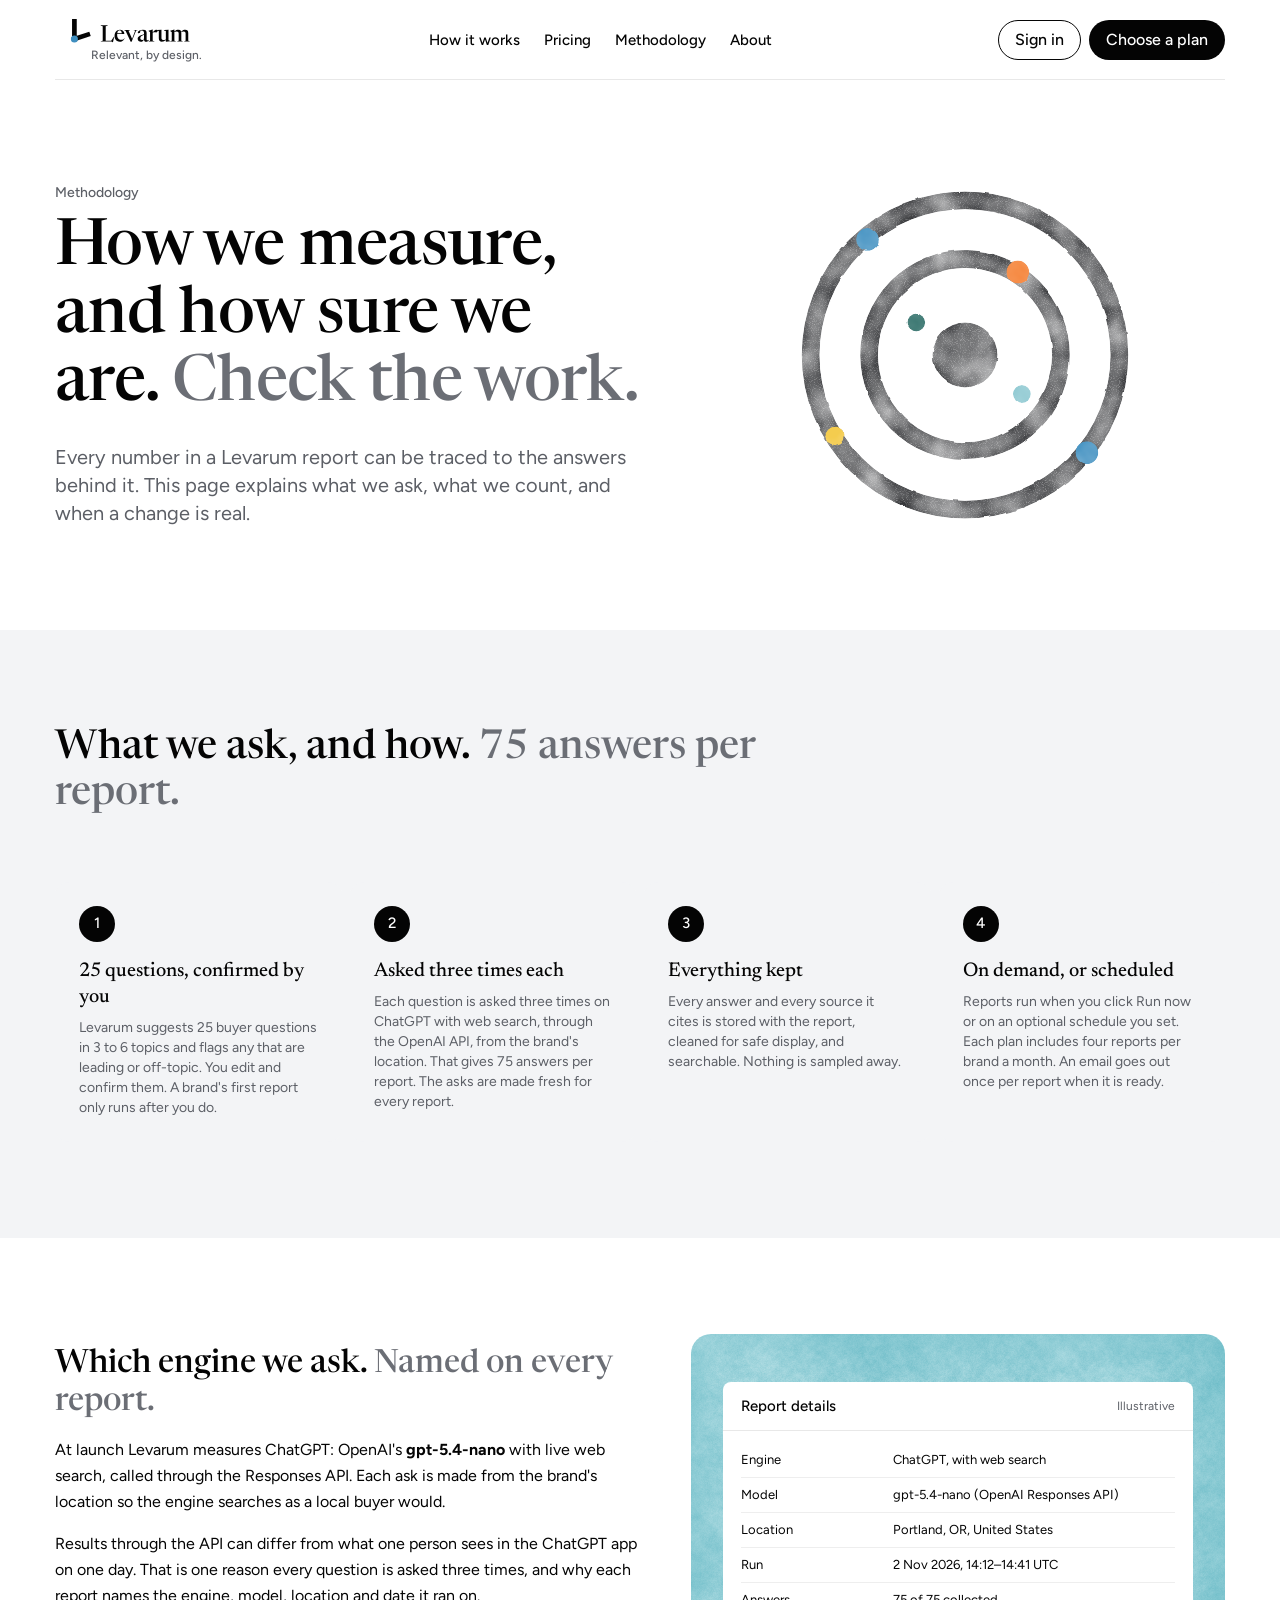
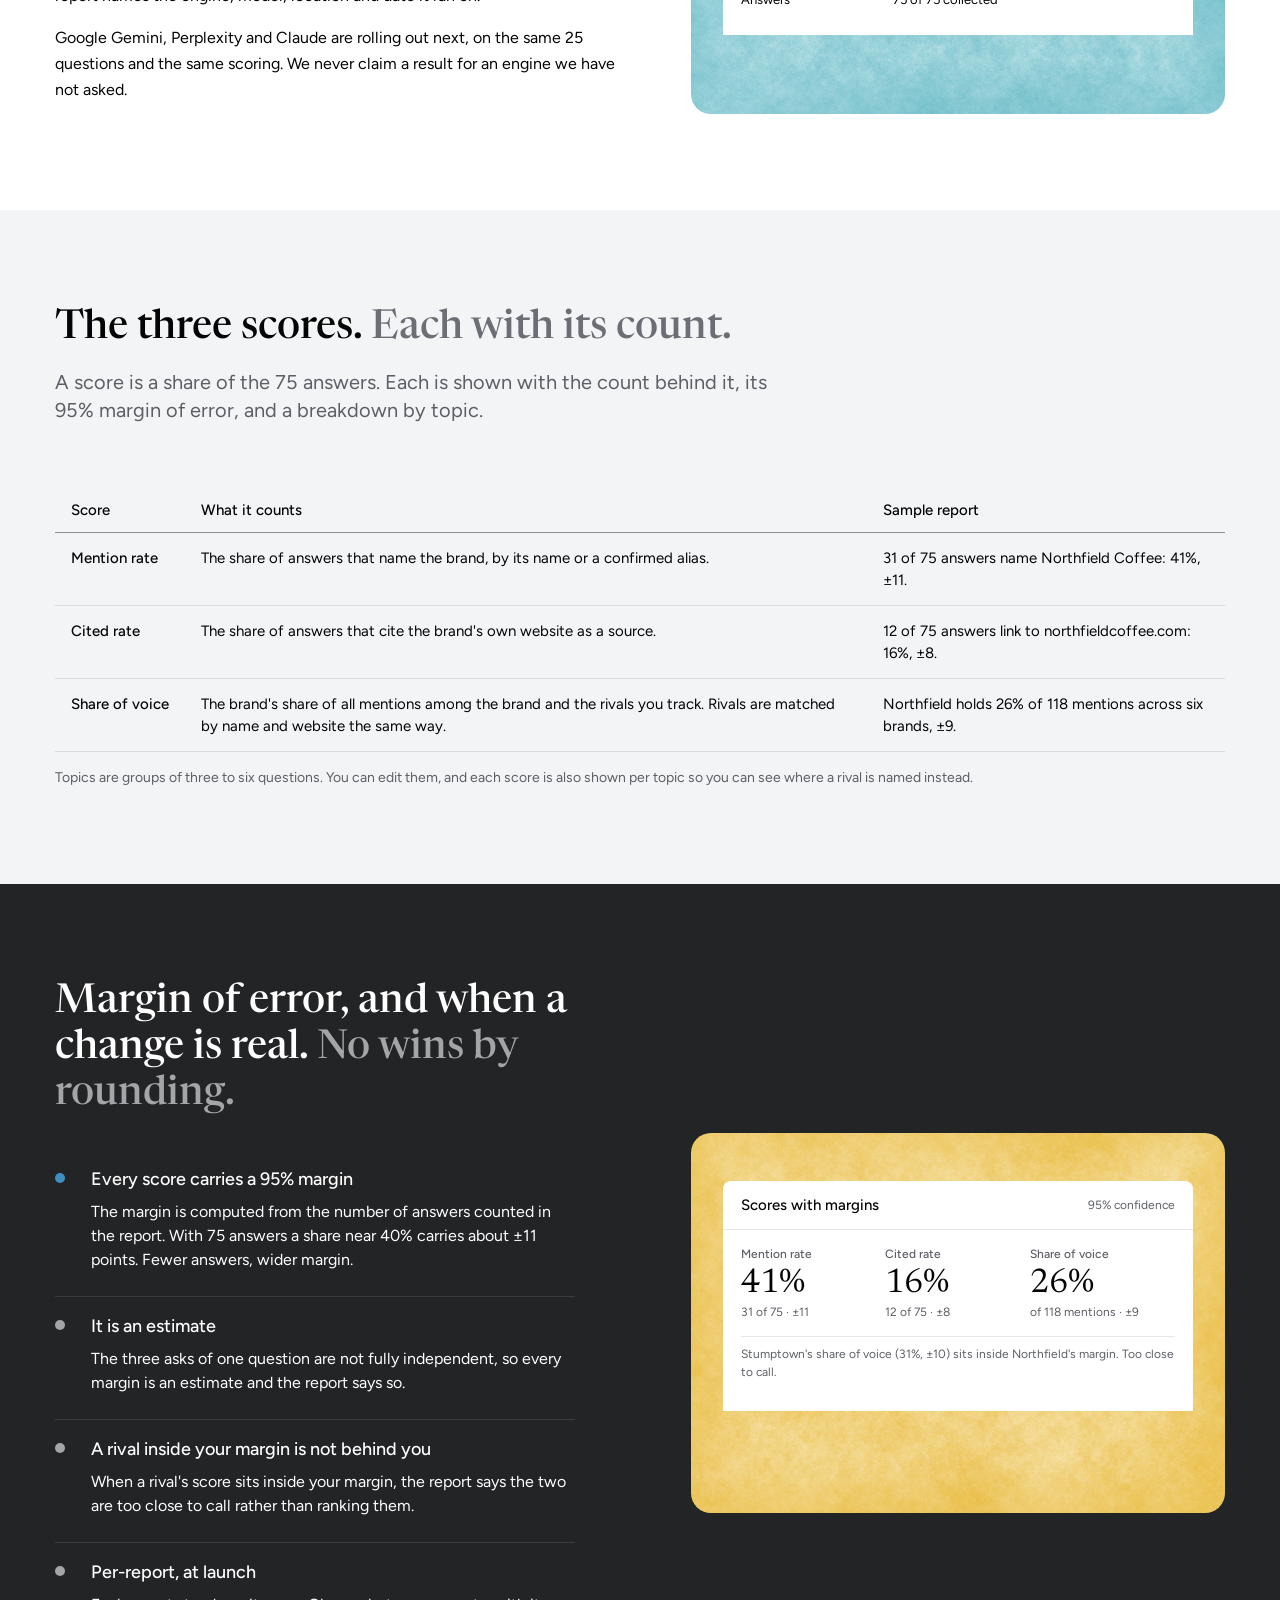
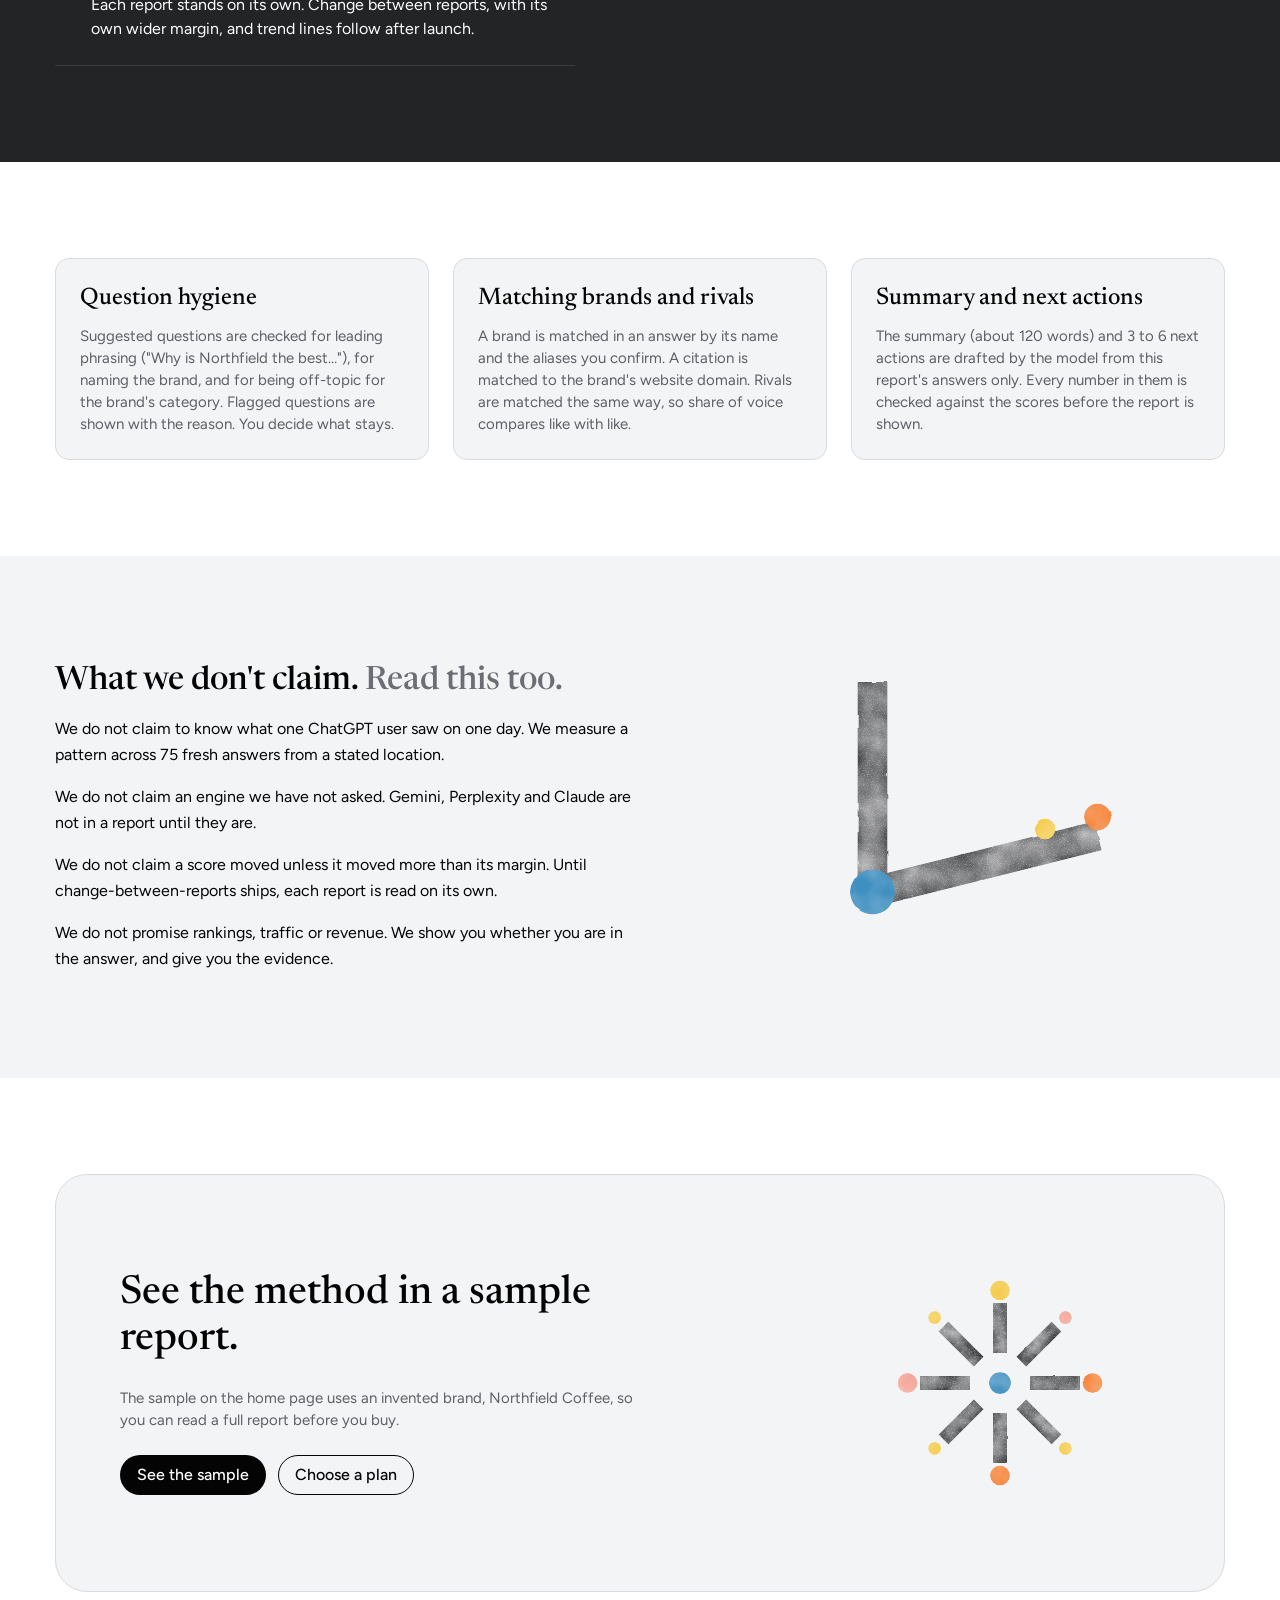
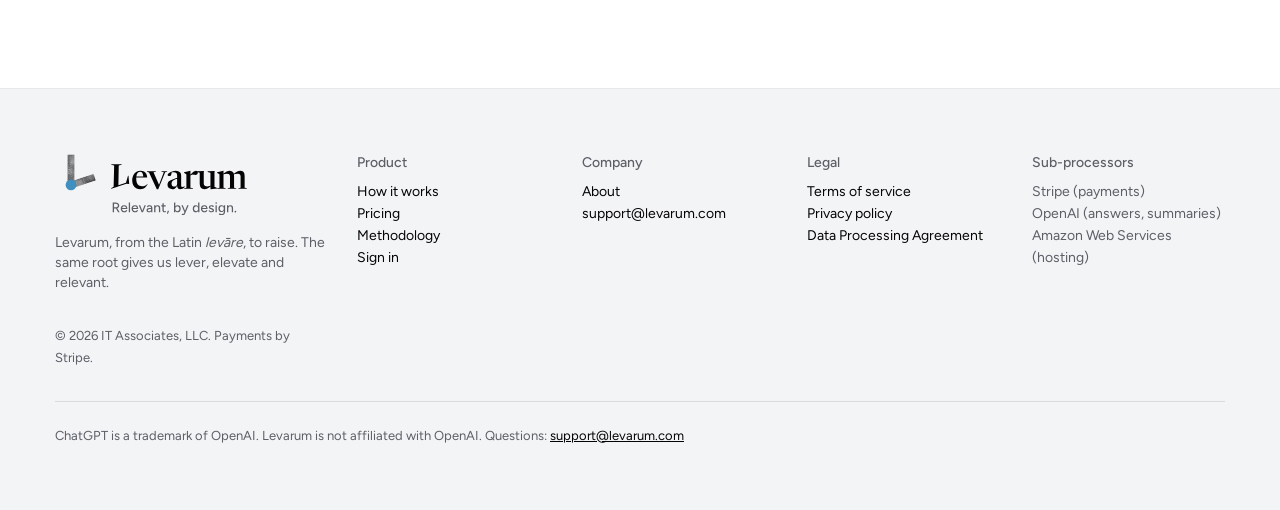
<file: methodology.html>
<!doctype html>
<html lang="en-US">
<head>
<meta charset="utf-8">
<link rel="preload" href="/assets/fonts/Figtree-Variable.woff2" as="font" type="font/woff2" crossorigin>
<link rel="preload" href="/assets/fonts/Newsreader-Variable.woff2" as="font" type="font/woff2" crossorigin>
<meta name="viewport" content="width=device-width, initial-scale=1, viewport-fit=cover">
<meta name="theme-color" content="#ffffff">
<title>Methodology: how Levarum measures AI visibility</title>
<meta name="description" content="How Levarum asks 25 buyer questions three times for each report, defines its three scores, sets the margin of error and decides when a change is real.">
<link rel="icon" href="/favicon.ico" sizes="32x32">
<link rel="icon" href="/img/icon.svg" type="image/svg+xml">
<link rel="apple-touch-icon" href="/apple-touch-icon.png">
<meta property="og:type" content="website">
<meta property="og:site_name" content="Levarum">
<meta property="og:title" content="Methodology: how Levarum measures AI visibility">
<meta property="og:description" content="How Levarum asks 25 buyer questions three times for each report, defines its three scores, sets the margin of error and decides when a change is real.">
<meta property="og:url" content="https://levarum-website.vercel.app/methodology">
<meta property="og:image" content="https://levarum-website.vercel.app/img/og-image.png">
<meta property="og:image:width" content="1200">
<meta property="og:image:height" content="630">
<meta property="og:image:alt" content="Levarum. Know how far you’re heard in AI answers. Raise it.">
<meta name="twitter:card" content="summary_large_image">
<link rel="stylesheet" href="/assets/levarum-ds.css?v=2e9403ca">
</head>
<body>
<div style="width:100%;min-height:100%;background:#ffffff;color:#040404;font-family:'Figtree','Helvetica Neue',Arial,sans-serif">
<a class="skip" href="#main">Skip to content</a>

<header class="container">
<nav class="lv-nav site-nav" aria-label="Main" style="padding:0">
<a class="brand" href="/" aria-label="Levarum home. Relevant, by design."><img src="/img/ds/lockup-small.svg" alt="Levarum"><small aria-hidden="true">Relevant, by design.</small></a>
<div class="lv-nav__links"><a href="/#how">How it works</a><a href="/pricing">Pricing</a><a href="/methodology" aria-current="page">Methodology</a><a href="/about">About</a></div>
<div class="lv-nav__actions"><a class="lv-btn lv-btn--outline" href="/signin">Sign in</a><a class="lv-btn lv-btn--primary" href="/pricing">Choose a plan</a><a class="lv-btn lv-btn--outline menu-btn" href="#site-links">Menu</a></div>
</nav>
</header>

<main id="main">

<section class="section" aria-labelledby="m-h">
<div class="container two-col">
<div class="lv-two">
<p class="lv-eyebrow">Methodology</p>
<h1 id="m-h" class="display">How we measure, and how sure we are. <span class="closer">Check the work.</span></h1>
<p class="lead" style="margin-top:var(--space-5);color:var(--ink-muted)">Every number in a Levarum report can be traced to the answers behind it. This page explains what we ask, what we count, and when a change is real.</p>
</div>
<img src="/img/ds/rings.svg" alt="" style="width:100%;max-width:520px;justify-self:end">
</div>
</section>

<section class="section section--mist" aria-labelledby="ask-h">
<div class="container">
<div class="section-head lv-two"><h2 id="ask-h" class="headline">What we ask, and how. <span class="closer">75 answers per report.</span></h2></div>
<ol class="steps" style="margin:0;padding:0;list-style:none">
<li class="step"><h3>25 questions, confirmed by you</h3><p>Levarum suggests 25 buyer questions in 3 to 6 topics and flags any that are leading or off-topic. You edit and confirm them. A brand's first report only runs after you do.</p></li>
<li class="step"><h3>Asked three times each</h3><p>Each question is asked three times on ChatGPT with web search, through the OpenAI API, from the brand's location. That gives 75 answers per report. The asks are made fresh for every report.</p></li>
<li class="step"><h3>Everything kept</h3><p>Every answer and every source it cites is stored with the report, cleaned for safe display, and searchable. Nothing is sampled away.</p></li>
<li class="step"><h3>On demand, or scheduled</h3><p>Reports run when you click Run now or on an optional schedule you set. Each plan includes four reports per brand a month. An email goes out once per report when it is ready.</p></li>
</ol>
</div>
</section>

<section class="section" aria-labelledby="eng-h">
<div class="container two-col">
<div class="lv-two">
<h2 id="eng-h" class="title">Which engine we ask. <span class="closer">Named on every report.</span></h2>
<div class="prose">
<p>At launch Levarum measures ChatGPT: OpenAI's <strong>gpt-5.4-nano</strong> with live web search, called through the Responses API. Each ask is made from the brand's location so the engine searches as a local buyer would.</p>
<p>Results through the API can differ from what one person sees in the ChatGPT app on one day. That is one reason every question is asked three times, and why each report names the engine, model, location and date it ran on.</p>
<p>Google Gemini, Perplexity and Claude are rolling out next, on the same 25 questions and the same scoring. We never claim a result for an engine we have not asked.</p>
</div>
</div>
<div class="lv-frame lv-frame--ice frame-clip">
<div class="rep" role="img" aria-label="Report header listing engine, model, location and date">
<div class="rep__head"><b>Report details</b><span>Illustrative</span></div>
<div class="rep__rows" style="padding-top:12px">
<div class="rep__row" style="grid-template-columns:140px 1fr"><span>Engine</span><span>ChatGPT, with web search</span></div>
<div class="rep__row" style="grid-template-columns:140px 1fr"><span>Model</span><span>gpt-5.4-nano (OpenAI Responses API)</span></div>
<div class="rep__row" style="grid-template-columns:140px 1fr"><span>Location</span><span>Portland, OR, United States</span></div>
<div class="rep__row" style="grid-template-columns:140px 1fr"><span>Run</span><span>2 Nov 2026, 14:12–14:41 UTC</span></div>
<div class="rep__row" style="grid-template-columns:140px 1fr"><span>Answers</span><span>75 of 75 collected</span></div>
</div>
</div>
</div>
</div>
</section>

<section class="section section--mist" aria-labelledby="sc-h">
<div class="container">
<div class="section-head lv-two"><h2 id="sc-h" class="headline">The three scores. <span class="closer">Each with its count.</span></h2><p class="lead">A score is a share of the 75 answers. Each is shown with the count behind it, its 95% margin of error, and a breakdown by topic.</p></div>
<div class="table-box">
<table class="score-table">
<thead><tr><th scope="col">Score</th><th scope="col">What it counts</th><th scope="col">Sample report</th></tr></thead>
<tbody>
<tr><td>Mention rate</td><td>The share of answers that name the brand, by its name or a confirmed alias.</td><td>31 of 75 answers name Northfield Coffee: 41%, ±11.</td></tr>
<tr><td>Cited rate</td><td>The share of answers that cite the brand's own website as a source.</td><td>12 of 75 answers link to northfieldcoffee.com: 16%, ±8.</td></tr>
<tr><td>Share of voice</td><td>The brand's share of all mentions among the brand and the rivals you track. Rivals are matched by name and website the same way.</td><td>Northfield holds 26% of 118 mentions across six brands, ±9.</td></tr>
</tbody>
</table>
</div>
<p class="muted body-sm" style="margin-top:var(--space-4)">Topics are groups of three to six questions. You can edit them, and each score is also shown per topic so you can see where a rival is named instead.</p>
</div>
</section>

<section class="band" aria-labelledby="mg-h">
<div class="container two-col">
<div class="lv-two">
<h2 id="mg-h" class="headline">Margin of error, and when a change is real. <span class="closer">No wins by rounding.</span></h2>
<ul class="lv-list" style="margin-top:var(--space-6)">
<li aria-current="true"><div><strong>Every score carries a 95% margin</strong><p>The margin is computed from the number of answers counted in the report. With 75 answers a share near 40% carries about ±11 points. Fewer answers, wider margin.</p></div></li>
<li><div><strong>It is an estimate</strong><p>The three asks of one question are not fully independent, so every margin is an estimate and the report says so.</p></div></li>
<li><div><strong>A rival inside your margin is not behind you</strong><p>When a rival's score sits inside your margin, the report says the two are too close to call rather than ranking them.</p></div></li>
<li><div><strong>Per-report, at launch</strong><p>Each report stands on its own. Change between reports, with its own wider margin, and trend lines follow after launch.</p></div></li>
</ul>
</div>
<div class="lv-frame lv-frame--sun frame-clip">
<div class="rep" role="img" aria-label="Three scores shown with their margins of error">
<div class="rep__head"><b>Scores with margins</b><span>95% confidence</span></div>
<div class="rep__scores" style="border-bottom:0">
<div class="rep__score"><small>Mention rate</small><b>41%</b><em>31 of 75 · ±11</em></div>
<div class="rep__score"><small>Cited rate</small><b>16%</b><em>12 of 75 · ±8</em></div>
<div class="rep__score"><small>Share of voice</small><b>26%</b><em>of 118 mentions · ±9</em></div>
</div>
<div class="rep__rows" style="padding-top:0"><p style="padding:8px 0 12px;color:#5c5f66;font-size:12px;border-top:1px solid #e8e8e8">Stumptown's share of voice (31%, ±10) sits inside Northfield's margin. Too close to call.</p></div>
</div>
</div>
</div>
</section>

<section class="section" aria-labelledby="hy-h">
<div class="container cols-3">
<div class="card card--mist"><h3>Question hygiene</h3><p>Suggested questions are checked for leading phrasing ("Why is Northfield the best…"), for naming the brand, and for being off-topic for the brand's category. Flagged questions are shown with the reason. You decide what stays.</p></div>
<div class="card card--mist"><h3>Matching brands and rivals</h3><p>A brand is matched in an answer by its name and the aliases you confirm. A citation is matched to the brand's website domain. Rivals are matched the same way, so share of voice compares like with like.</p></div>
<div class="card card--mist"><h3>Summary and next actions</h3><p>The summary (about 120 words) and 3 to 6 next actions are drafted by the model from this report's answers only. Every number in them is checked against the scores before the report is shown.</p></div>
</div>
</section>

<section class="section section--mist" aria-labelledby="no-h">
<div class="container two-col">
<div class="lv-two">
<h2 id="no-h" class="title">What we don't claim. <span class="closer">Read this too.</span></h2>
<div class="prose">
<p>We do not claim to know what one ChatGPT user saw on one day. We measure a pattern across 75 fresh answers from a stated location.</p>
<p>We do not claim an engine we have not asked. Gemini, Perplexity and Claude are not in a report until they are.</p>
<p>We do not claim a score moved unless it moved more than its margin. Until change-between-reports ships, each report is read on its own.</p>
<p>We do not promise rankings, traffic or revenue. We show you whether you are in the answer, and give you the evidence.</p>
</div>
</div>
<img src="/img/ds/lever.svg" alt="" style="width:100%;max-width:480px;justify-self:end">
</div>
</section>

<section class="cta-wrap" style="padding-top:var(--space-9)">
<div class="container">
<div class="lv-cta" style="background:var(--mist)">
<div><h2>See the method in a sample report.</h2><p>The sample on the home page uses an invented brand, Northfield Coffee, so you can read a full report before you buy.</p><div style="display:flex;gap:12px;flex-wrap:wrap"><a class="lv-btn lv-btn--primary" href="/#sample">See the sample</a><a class="lv-btn lv-btn--outline" href="/pricing">Choose a plan</a></div></div>
<img src="/img/ds/radial.svg" alt="" style="width:320px">
</div>
</div>
</section>

</main>

<footer class="site-footer">
<div class="container">
<div class="lv-footer">
<div><img src="/img/ds/lockup-tagline.svg" alt="Levarum. Relevant, by design." style="height:64px"><p class="muted body-sm" style="margin-top:var(--space-4);max-width:36ch">Levarum, from the Latin <em>levāre</em>, to raise. The same root gives us lever, elevate and relevant.</p><small>© 2026 IT Associates, LLC. Payments by Stripe.</small></div>
<div id="site-links"><h5>Product</h5><a href="/#how">How it works</a><a href="/pricing">Pricing</a><a href="/methodology">Methodology</a><a href="/signin">Sign in</a></div>
<div><h5>Company</h5><a href="/about">About</a><a href="mailto:support@levarum.com">support@levarum.com</a></div>
<div><h5>Legal</h5><a href="/terms">Terms of service</a><a href="/privacy">Privacy policy</a><a href="/dpa">Data Processing Agreement</a></div>
<div><h5>Sub-processors</h5><span class="body-sm muted">Stripe (payments)<br>OpenAI (answers, summaries)<br>Amazon Web Services (hosting)</span></div>
</div>
<p class="legal">ChatGPT is a trademark of OpenAI. Levarum is not affiliated with OpenAI. Questions: <a href="mailto:support@levarum.com">support@levarum.com</a></p>
</div>
</footer>
</div>
</body>
</html>
</file>
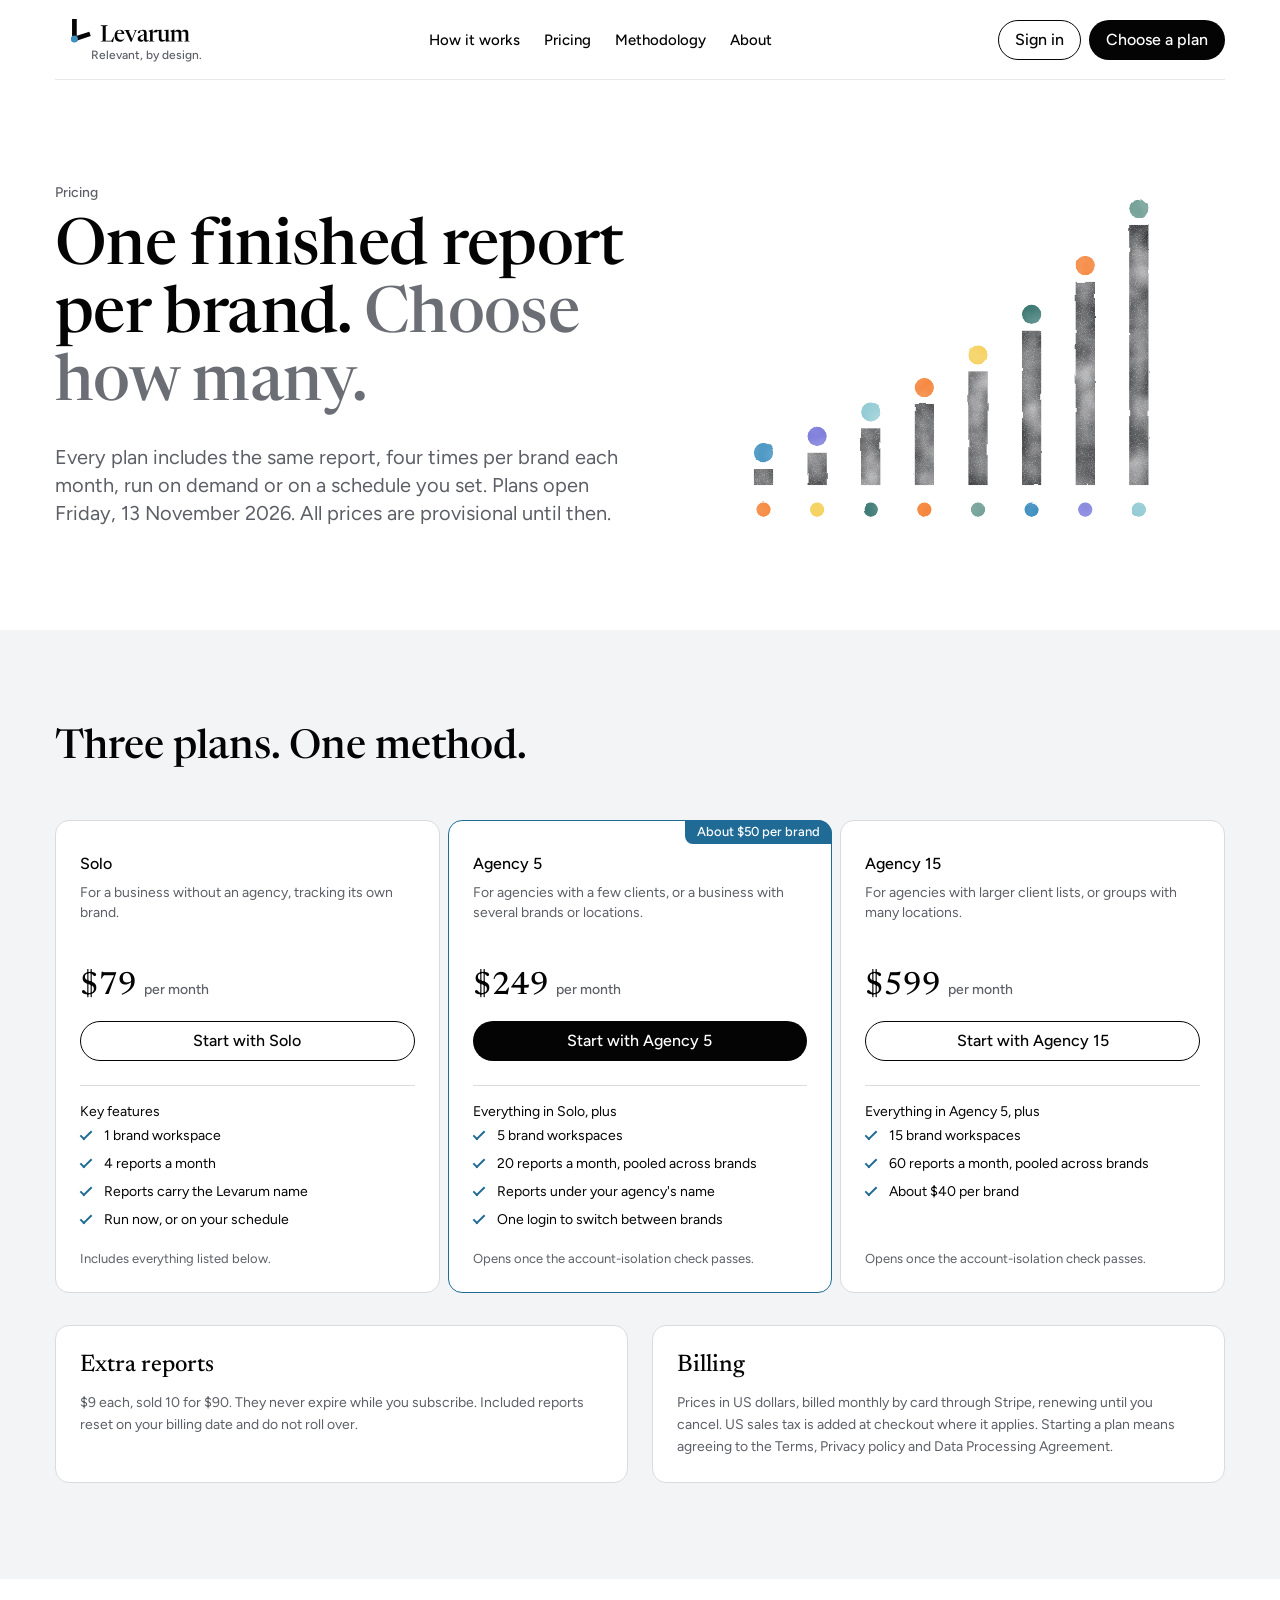
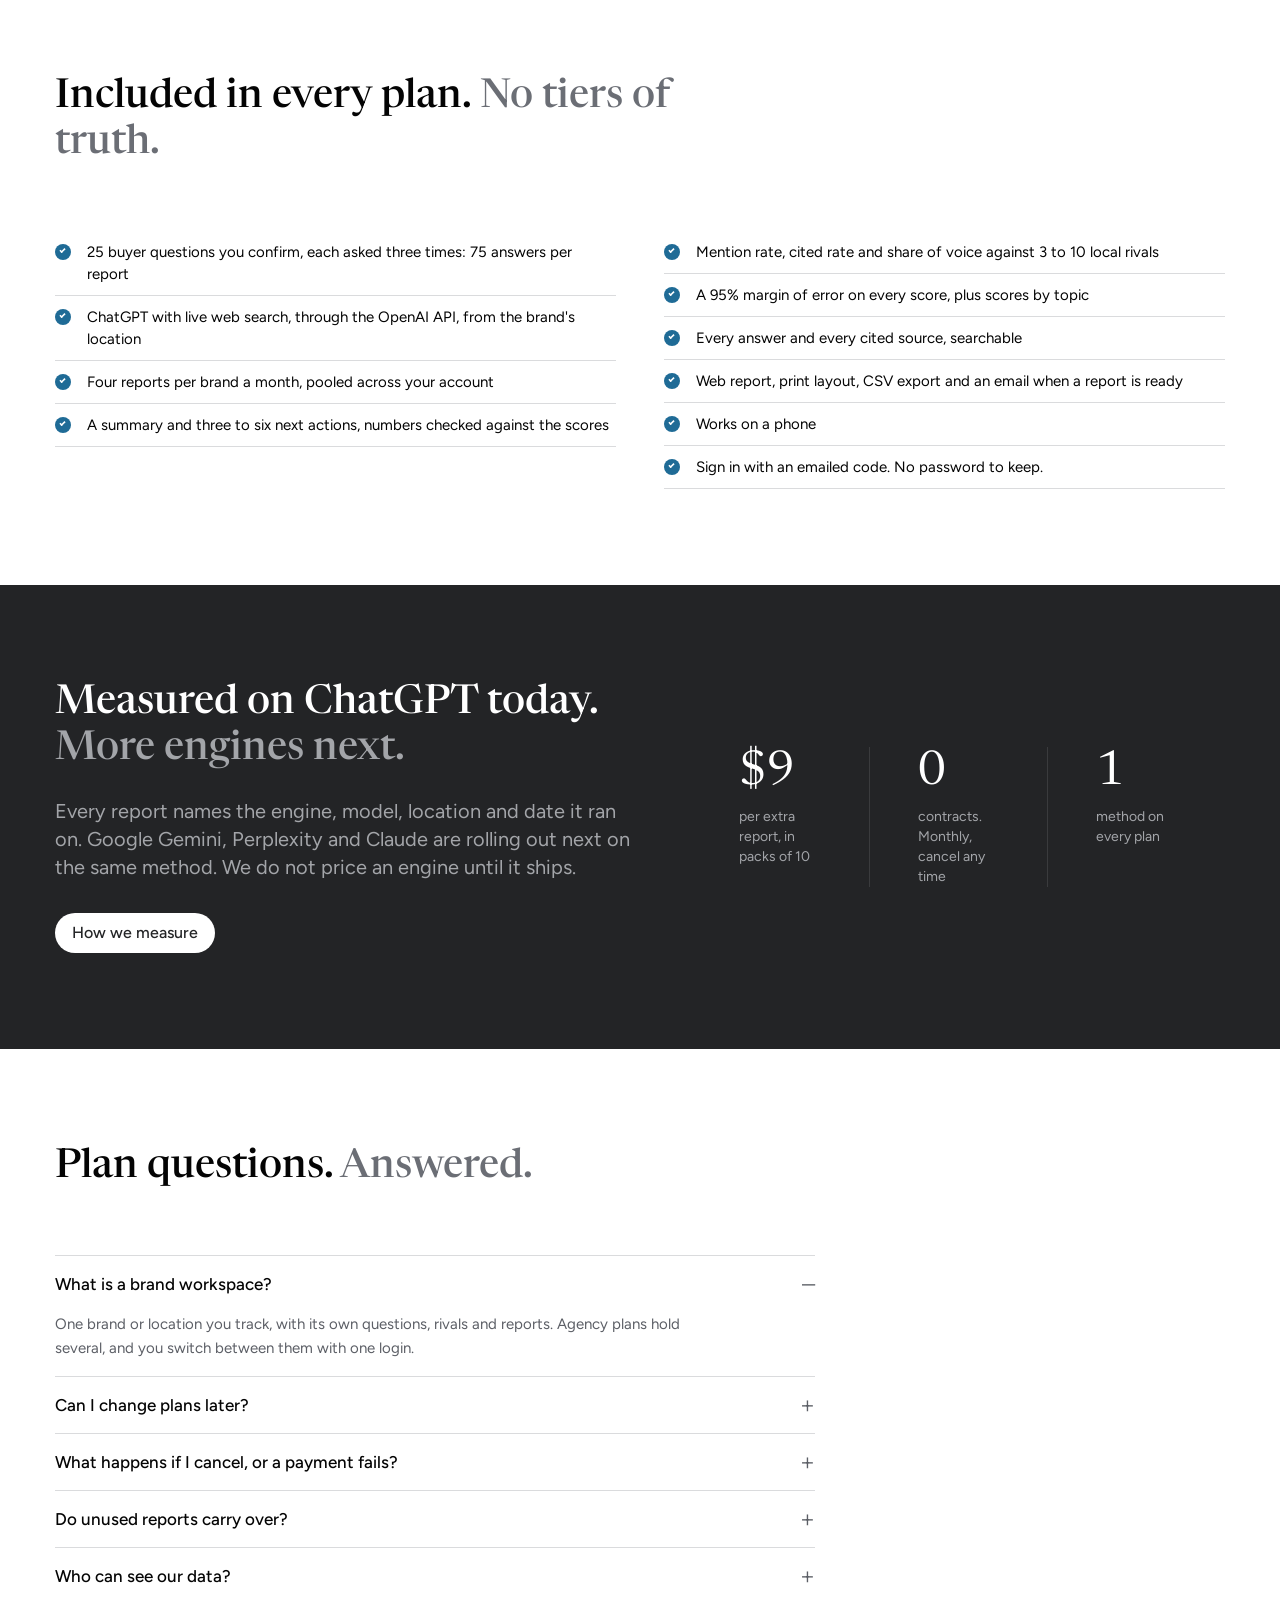
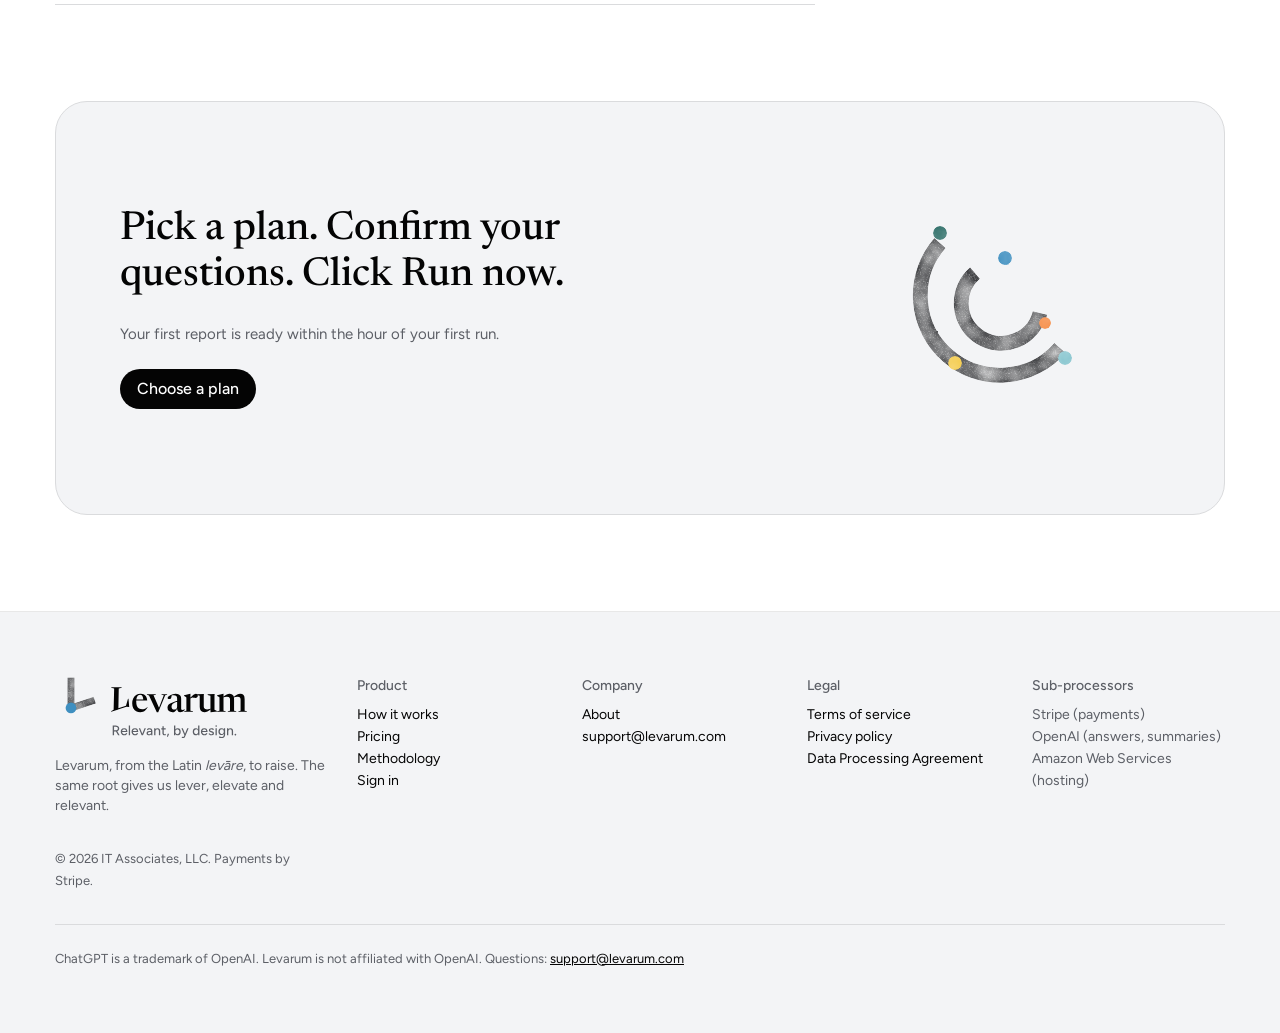
<file: pricing.html>
<!doctype html>
<html lang="en-US">
<head>
<meta charset="utf-8">
<link rel="preload" href="/assets/fonts/Figtree-Variable.woff2" as="font" type="font/woff2" crossorigin>
<link rel="preload" href="/assets/fonts/Newsreader-Variable.woff2" as="font" type="font/woff2" crossorigin>
<meta name="viewport" content="width=device-width, initial-scale=1, viewport-fit=cover">
<meta name="theme-color" content="#ffffff">
<title>Levarum pricing: AI visibility reports from $79 a month</title>
<meta name="description" content="Solo is $79 a month for one brand. Agency 5 is $249 for five brands, about $50 a brand. Agency 15 is $599 for fifteen, about $40 a brand.">
<link rel="icon" href="/favicon.ico" sizes="32x32">
<link rel="icon" href="/img/icon.svg" type="image/svg+xml">
<link rel="apple-touch-icon" href="/apple-touch-icon.png">
<meta property="og:type" content="website">
<meta property="og:site_name" content="Levarum">
<meta property="og:title" content="Levarum pricing: AI visibility reports from $79 a month">
<meta property="og:description" content="Solo is $79 a month for one brand. Agency 5 is $249 for five brands, about $50 a brand. Agency 15 is $599 for fifteen, about $40 a brand.">
<meta property="og:url" content="https://levarum-website.vercel.app/pricing">
<meta property="og:image" content="https://levarum-website.vercel.app/img/og-image.png">
<meta property="og:image:width" content="1200">
<meta property="og:image:height" content="630">
<meta property="og:image:alt" content="Levarum. Know how far you’re heard in AI answers. Raise it.">
<meta name="twitter:card" content="summary_large_image">
<link rel="stylesheet" href="/assets/levarum-ds.css?v=2e9403ca">
<script type="application/ld+json">{"@context": "https://schema.org", "@type": "Product", "name": "Levarum AI visibility tracking", "brand": {"@type": "Brand", "name": "Levarum"}, "description": "On-demand AI visibility reports for agencies: each client brand against its local rivals, with the margin of error shown.", "offers": [{"@type": "Offer", "name": "Solo", "price": "79", "priceCurrency": "USD", "url": "https://levarum-website.vercel.app/pricing", "priceSpecification": {"@type": "UnitPriceSpecification", "price": "79", "priceCurrency": "USD", "unitText": "MONTH"}}, {"@type": "Offer", "name": "Agency 5", "price": "249", "priceCurrency": "USD", "url": "https://levarum-website.vercel.app/pricing", "priceSpecification": {"@type": "UnitPriceSpecification", "price": "249", "priceCurrency": "USD", "unitText": "MONTH"}}, {"@type": "Offer", "name": "Agency 15", "price": "599", "priceCurrency": "USD", "url": "https://levarum-website.vercel.app/pricing", "priceSpecification": {"@type": "UnitPriceSpecification", "price": "599", "priceCurrency": "USD", "unitText": "MONTH"}}]}</script>
</head>
<body>
<div style="width:100%;min-height:100%;background:#ffffff;color:#040404;font-family:'Figtree','Helvetica Neue',Arial,sans-serif">
<a class="skip" href="#main">Skip to content</a>

<header class="container">
<nav class="lv-nav site-nav" aria-label="Main" style="padding:0">
<a class="brand" href="/" aria-label="Levarum home. Relevant, by design."><img src="/img/ds/lockup-small.svg" alt="Levarum"><small aria-hidden="true">Relevant, by design.</small></a>
<div class="lv-nav__links"><a href="/#how">How it works</a><a href="/pricing" aria-current="page">Pricing</a><a href="/methodology">Methodology</a><a href="/about">About</a></div>
<div class="lv-nav__actions"><a class="lv-btn lv-btn--outline" href="/signin">Sign in</a><a class="lv-btn lv-btn--primary" href="#plans">Choose a plan</a><a class="lv-btn lv-btn--outline menu-btn" href="#site-links">Menu</a></div>
</nav>
</header>

<main id="main">

<section class="section" aria-labelledby="pr-h">
<div class="container two-col">
<div class="lv-two">
<p class="lv-eyebrow">Pricing</p>
<h1 id="pr-h" class="display">One finished report per brand. <span class="closer">Choose how many.</span></h1>
<p class="lead" style="margin-top:var(--space-5);color:var(--ink-muted)">Every plan includes the same report, four times per brand each month, run on demand or on a schedule you set. Plans open Friday, 13 November 2026. All prices are provisional until then.</p>
</div>
<img src="/img/ds/staircase.svg" alt="" style="width:100%;max-width:520px;justify-self:end">
</div>
</section>

<section class="section section--mist" id="plans" aria-labelledby="plans-h">
<div class="container">
<h2 id="plans-h" class="headline" style="margin-bottom:var(--space-7)">Three plans. One method.</h2>
<div class="plans">
<div class="lv-price" style="background:var(--page)"><h3>Solo</h3><p class="lv-price__desc">For a business without an agency, tracking its own brand.</p><div class="lv-price__amount">$79 <small>per month</small></div><a class="lv-btn lv-btn--outline lv-btn--block" href="/signin?plan=solo">Start with Solo</a><hr><strong class="body-sm">Key features</strong><ul><li>1 brand workspace</li><li>4 reports a month</li><li>Reports carry the Levarum name</li><li>Run now, or on your schedule</li></ul><p class="note">Includes everything listed below.</p></div>
<div class="lv-price lv-price--featured" style="background:var(--page)"><span class="lv-price__ribbon">About $50 per brand</span><h3>Agency 5</h3><p class="lv-price__desc">For agencies with a few clients, or a business with several brands or locations.</p><div class="lv-price__amount">$249 <small>per month</small></div><a class="lv-btn lv-btn--primary lv-btn--block" href="/signin?plan=agency5">Start with Agency 5</a><hr><strong class="body-sm">Everything in Solo, plus</strong><ul><li>5 brand workspaces</li><li>20 reports a month, pooled across brands</li><li>Reports under your agency's name</li><li>One login to switch between brands</li></ul><p class="note">Opens once the account-isolation check passes.</p></div>
<div class="lv-price" style="background:var(--page)"><h3>Agency 15</h3><p class="lv-price__desc">For agencies with larger client lists, or groups with many locations.</p><div class="lv-price__amount">$599 <small>per month</small></div><a class="lv-btn lv-btn--outline lv-btn--block" href="/signin?plan=agency15">Start with Agency 15</a><hr><strong class="body-sm">Everything in Agency 5, plus</strong><ul><li>15 brand workspaces</li><li>60 reports a month, pooled across brands</li><li>About $40 per brand</li></ul><p class="note">Opens once the account-isolation check passes.</p></div>
</div>
<div class="price-notes">
<div class="card"><h3 class="subtitle">Extra reports</h3><p style="margin-top:var(--space-3)">$9 each, sold 10 for $90. They never expire while you subscribe. Included reports reset on your billing date and do not roll over.</p></div>
<div class="card"><h3 class="subtitle">Billing</h3><p style="margin-top:var(--space-3)">Prices in US dollars, billed monthly by card through Stripe, renewing until you cancel. US sales tax is added at checkout where it applies. Starting a plan means agreeing to the Terms, Privacy policy and Data Processing Agreement.</p></div>
</div>
</div>
</section>

<section class="section" aria-labelledby="inc-h">
<div class="container">
<div class="section-head lv-two"><h2 id="inc-h" class="headline">Included in every plan. <span class="closer">No tiers of truth.</span></h2></div>
<ul class="included">
<li><span class="lv-check" role="img" aria-label="Included"></span><span>25 buyer questions you confirm, each asked three times: 75 answers per report</span></li>
<li><span class="lv-check" role="img" aria-label="Included"></span><span>ChatGPT with live web search, through the OpenAI API, from the brand's location</span></li>
<li><span class="lv-check" role="img" aria-label="Included"></span><span>Four reports per brand a month, pooled across your account</span></li>
<li><span class="lv-check" role="img" aria-label="Included"></span><span>A summary and three to six next actions, numbers checked against the scores</span></li>
<li><span class="lv-check" role="img" aria-label="Included"></span><span>Mention rate, cited rate and share of voice against 3 to 10 local rivals</span></li>
<li><span class="lv-check" role="img" aria-label="Included"></span><span>A 95% margin of error on every score, plus scores by topic</span></li>
<li><span class="lv-check" role="img" aria-label="Included"></span><span>Every answer and every cited source, searchable</span></li>
<li><span class="lv-check" role="img" aria-label="Included"></span><span>Web report, print layout, CSV export and an email when a report is ready</span></li>
<li><span class="lv-check" role="img" aria-label="Included"></span><span>Works on a phone</span></li>
<li><span class="lv-check" role="img" aria-label="Included"></span><span>Sign in with an emailed code. No password to keep.</span></li>
</ul>
</div>
</section>

<section class="band" aria-labelledby="eng-h">
<div class="container two-col">
<div class="lv-two">
<h2 id="eng-h" class="headline">Measured on ChatGPT today. <span class="closer">More engines next.</span></h2>
<p class="lead" style="margin-top:var(--space-5);color:var(--on-inverse-muted)">Every report names the engine, model, location and date it ran on. Google Gemini, Perplexity and Claude are rolling out next on the same method. We do not price an engine until it ships.</p>
<a class="lv-btn lv-btn--primary" href="/methodology" style="margin-top:var(--space-6)">How we measure</a>
</div>
<div class="lv-stats" style="margin:0">
<div class="lv-stat"><b>$9</b><span>per extra report, in packs of 10</span></div>
<div class="lv-stat"><b>0</b><span>contracts. Monthly, cancel any time</span></div>
<div class="lv-stat"><b>1</b><span>method on every plan</span></div>
</div>
</div>
</section>

<section class="section" aria-labelledby="pfaq-h">
<div class="container">
<div class="section-head lv-two"><h2 id="pfaq-h" class="headline">Plan questions. <span class="closer">Answered.</span></h2></div>
<div class="lv-acc faq">
<details open><summary>What is a brand workspace?</summary><p>One brand or location you track, with its own questions, rivals and reports. Agency plans hold several, and you switch between them with one login.</p></details>
<details><summary>Can I change plans later?</summary><p>Yes, from your billing page. If you add a brand beyond your limit, you are offered the next plan up. When you move to a smaller plan you choose which brands stay active; the rest pause at the end of the billing period and their past reports stay readable.</p></details>
<details><summary>What happens if I cancel, or a payment fails?</summary><p>Cancelling stops renewal at the end of the paid month; there are no refunds for partial months. All your past reports stay readable and exportable. If a payment fails, Stripe retries the card for 7 days; if it still fails, new reports pause until you update your card.</p></details>
<details><summary>Do unused reports carry over?</summary><p>No. Included reports reset on your Stripe billing date. Extra reports you buy never expire while you subscribe.</p></details>
<details><summary>Who can see our data?</summary><p>Only people signed in to your account. Levarum does not sell or rent your data or your clients' data. Stripe handles payments, OpenAI answers the questions and drafts the summary and actions, and Amazon Web Services hosts the service.</p></details>
</div>
</div>
</section>

<section class="cta-wrap">
<div class="container">
<div class="lv-cta" style="background:var(--mist)">
<div><h2>Pick a plan. Confirm your questions. Click Run now.</h2><p>Your first report is ready within the hour of your first run.</p><a class="lv-btn lv-btn--primary" href="#plans">Choose a plan</a></div>
<img src="/img/ds/dial.svg" alt="" style="width:320px">
</div>
</div>
</section>

</main>

<footer class="site-footer">
<div class="container">
<div class="lv-footer">
<div><img src="/img/ds/lockup-tagline.svg" alt="Levarum. Relevant, by design." style="height:64px"><p class="muted body-sm" style="margin-top:var(--space-4);max-width:36ch">Levarum, from the Latin <em>levāre</em>, to raise. The same root gives us lever, elevate and relevant.</p><small>© 2026 IT Associates, LLC. Payments by Stripe.</small></div>
<div id="site-links"><h5>Product</h5><a href="/#how">How it works</a><a href="/pricing">Pricing</a><a href="/methodology">Methodology</a><a href="/signin">Sign in</a></div>
<div><h5>Company</h5><a href="/about">About</a><a href="mailto:support@levarum.com">support@levarum.com</a></div>
<div><h5>Legal</h5><a href="/terms">Terms of service</a><a href="/privacy">Privacy policy</a><a href="/dpa">Data Processing Agreement</a></div>
<div><h5>Sub-processors</h5><span class="body-sm muted">Stripe (payments)<br>OpenAI (answers, summaries)<br>Amazon Web Services (hosting)</span></div>
</div>
<p class="legal">ChatGPT is a trademark of OpenAI. Levarum is not affiliated with OpenAI. Questions: <a href="mailto:support@levarum.com">support@levarum.com</a></p>
</div>
</footer>
</div>
</body>
</html>
</file>
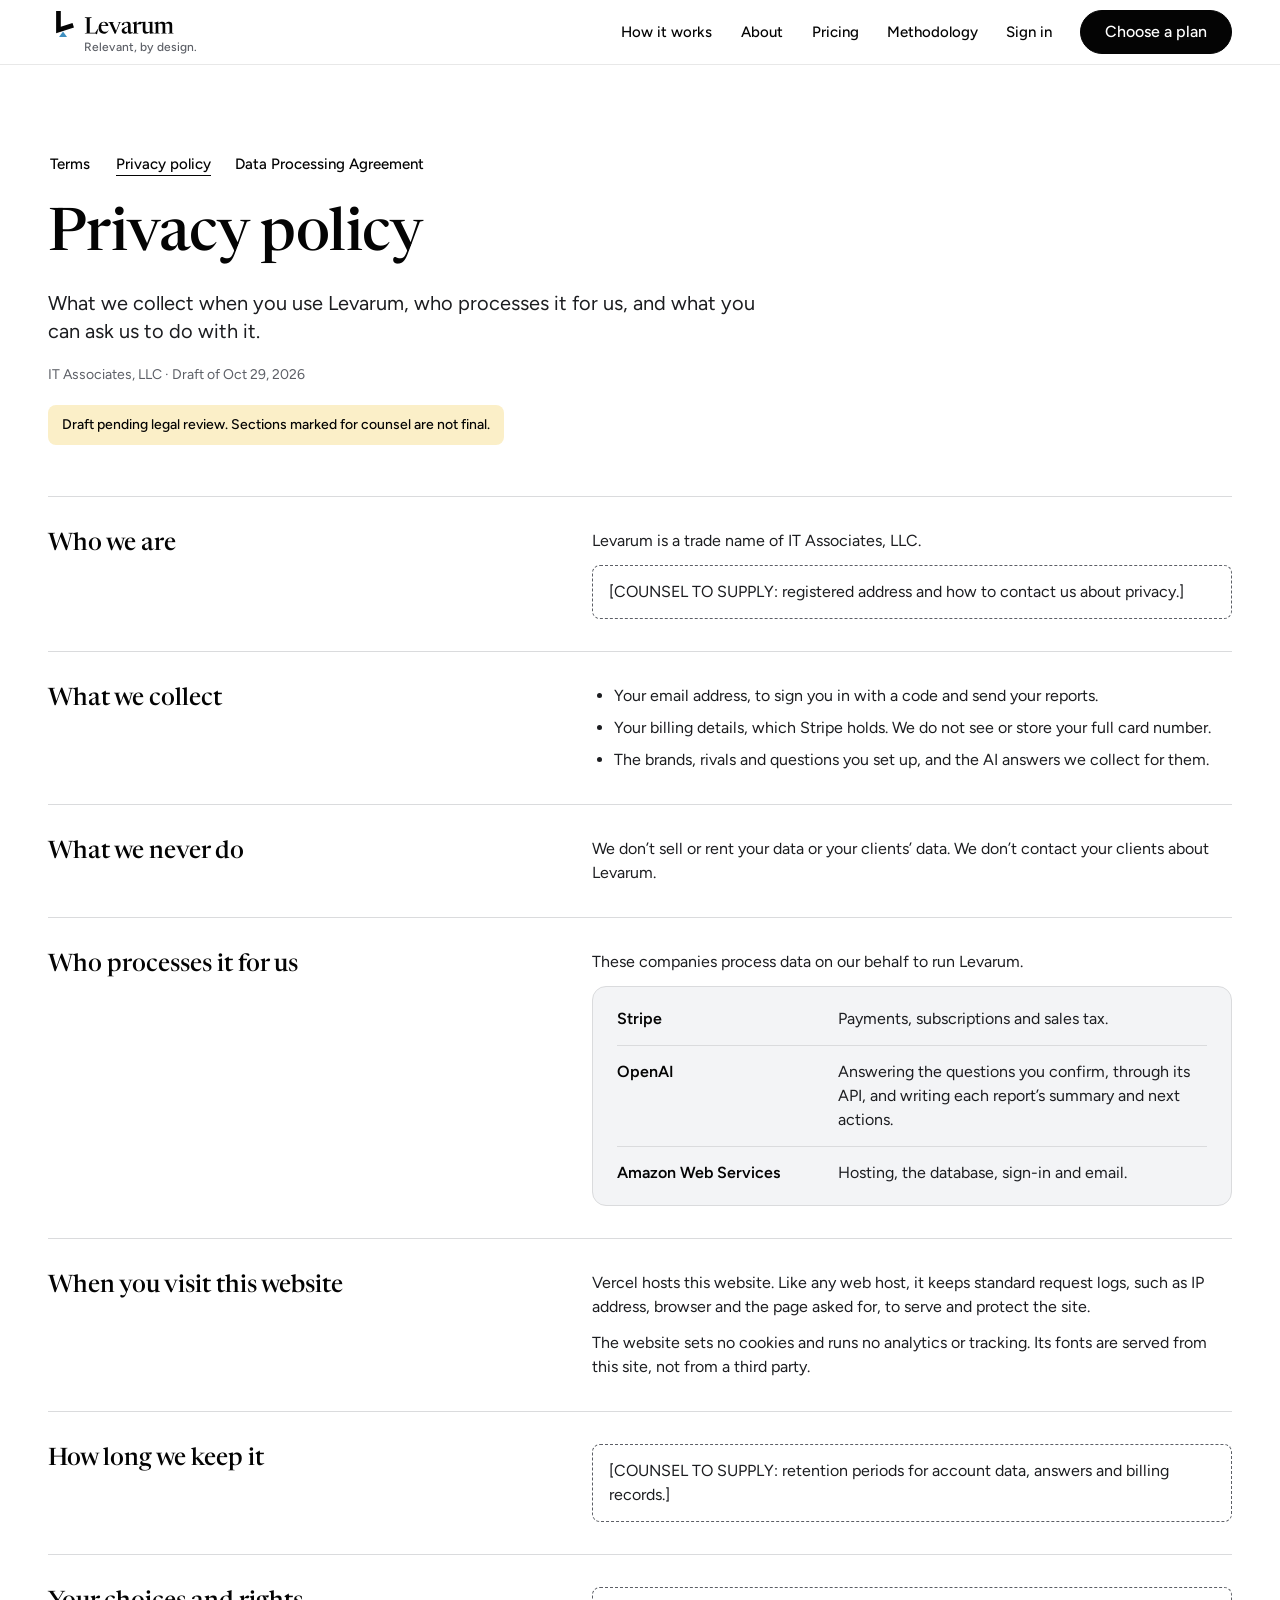
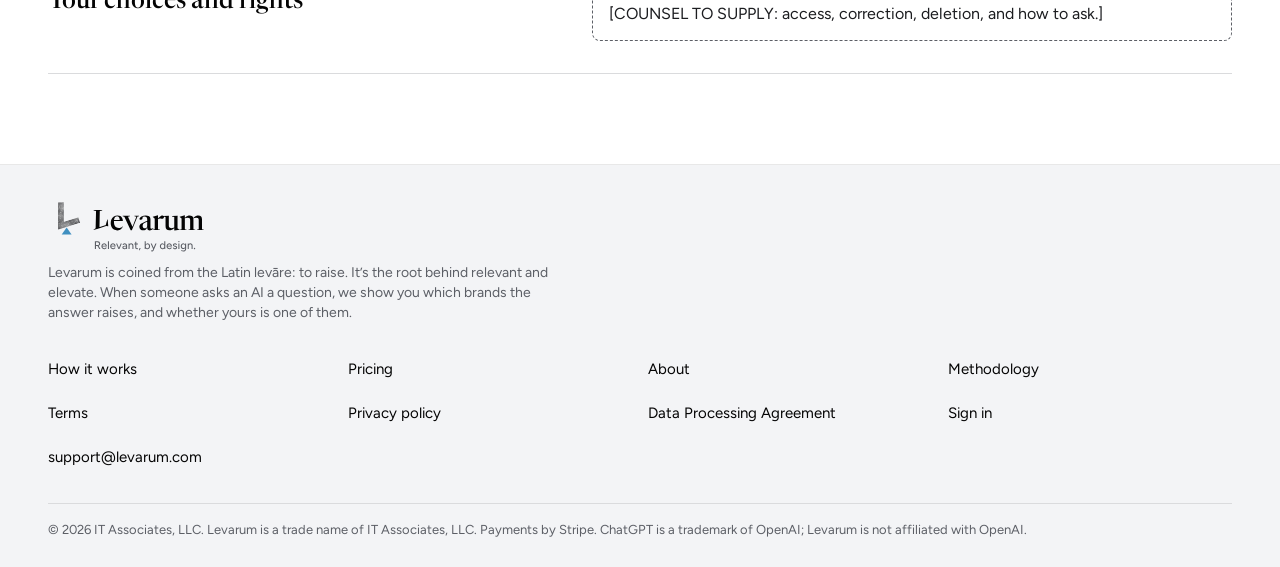
<file: privacy.html>
<!doctype html>
<html lang="en-US">
<head>
<meta charset="utf-8">
<meta name="viewport" content="width=device-width, initial-scale=1, viewport-fit=cover">
<meta name="theme-color" content="#ffffff">
<title>Privacy policy: Levarum</title>
<meta name="description" content="Draft privacy policy for Levarum: what we collect, who processes it (Stripe, OpenAI, Amazon Web Services) and your choices.">
<link rel="icon" href="/favicon.ico" sizes="32x32">
<link rel="icon" href="/img/icon.svg" type="image/svg+xml">
<link rel="apple-touch-icon" href="/apple-touch-icon.png">
<link rel="preload" href="/assets/fonts/figtree-latin-wght-normal.woff2" as="font" type="font/woff2" crossorigin>
<link rel="preload" href="/assets/fonts/newsreader-latin-opsz-normal.woff2" as="font" type="font/woff2" crossorigin>
<meta property="og:type" content="website">
<meta property="og:site_name" content="Levarum">
<meta property="og:title" content="Privacy policy: Levarum">
<meta property="og:description" content="Draft privacy policy for Levarum: what we collect, who processes it (Stripe, OpenAI, Amazon Web Services) and your choices.">
<meta property="og:url" content="https://levarum-website.vercel.app/privacy">
<meta property="og:image" content="https://levarum-website.vercel.app/img/og-image.png">
<meta property="og:image:width" content="1200">
<meta property="og:image:height" content="630">
<meta property="og:image:alt" content="Levarum. Know how far you’re heard in AI answers. Raise it.">
<meta name="twitter:card" content="summary_large_image">
<link rel="stylesheet" href="/assets/levarum.css?v=5f46f2f6">
</head>
<body>
<a class="lv-skip" href="#main">Skip to content</a>
<div class="lv-root">
<header style="background: var(--lv-page); border-bottom: 1px solid var(--lv-hairline); position: relative;">
<div class="lv-wrap" style="padding-top: 10px; padding-bottom: 10px; display: flex; flex-wrap: nowrap; align-items: center; justify-content: space-between; gap: 8px 24px;">
<a href="/" aria-label="Levarum home. Relevant, by design." class="lv-brand"><img width="572" height="124" src="/img/logo-header.svg" alt="" style="height: 28px; width: auto; display: block;"><span class="lv-brand__tag" aria-hidden="true">Relevant, by design.</span></a>
<nav aria-label="Main" class="lv-nav-desk">
<a class="lv-nav-link" href="/#how">How it works</a>
<a class="lv-nav-link" href="/about">About</a>
<a class="lv-nav-link" href="/pricing">Pricing</a>
<a class="lv-nav-link" href="/methodology">Methodology</a>
<a class="lv-nav-link" href="/signin">Sign in</a>
<a class="lv-btn" href="/pricing">Choose a plan</a>
</nav>
<div class="lv-nav-mob">
<details class="lv-menu-m">
<summary>Menu</summary>
<nav aria-label="Main, mobile" class="lv-menu-m__panel">
<a class="lv-nav-link" href="/#how">How it works</a>
<a class="lv-nav-link" href="/about">About</a>
<a class="lv-nav-link" href="/pricing">Pricing</a>
<a class="lv-nav-link" href="/methodology">Methodology</a>
<a class="lv-nav-link" href="/signin">Sign in</a>
<a class="lv-btn" href="/pricing" style="margin-top: 16px;">Choose a plan</a>
</nav>
</details>
</div>
</div>
</header>
<main id="main">
<section aria-labelledby="doc-h" style="background: var(--lv-page);">
<div class="lv-wrap" style="padding-top: clamp(48px, 6cqw, 96px); padding-bottom: clamp(32px, 4cqw, 56px);">
<div style="display: flex; flex-direction: column; gap: 20px; max-width: 48em;">
<nav aria-label="Legal documents" style="display: flex; flex-wrap: wrap; gap: 0 24px;"><a class="lv-nav-link" href="/terms">Terms</a><a class="lv-nav-link" href="/privacy" aria-current="page" style="text-decoration: underline; text-decoration-thickness: 1px; text-underline-offset: 6px;">Privacy policy</a><a class="lv-nav-link" href="/dpa">Data Processing Agreement</a></nav>
<h1 id="doc-h" class="lv-display" style="color: var(--lv-ink);">Privacy policy</h1>
<p class="lv-lead" style="color: var(--lv-ink-body); max-width: 36em;">What we collect when you use Levarum, who processes it for us, and what you can ask us to do with it.</p>
<p class="lv-body-sm" style="color: var(--lv-ink-muted);">IT Associates, LLC · Draft of Oct 29, 2026</p>
<p class="lv-body-sm" role="note" style="align-self: flex-start; background: var(--lv-tint-sun); color: var(--lv-ink); border-radius: var(--lv-radius-sm); padding: 10px 14px; font-weight: 500;">Draft pending legal review. Sections marked for counsel are not final.</p>
</div>
</div>
</section>
<section style="background: var(--lv-page);">
<div class="lv-wrap" style="padding-bottom: clamp(56px, 7cqw, 96px);">
<div style="display: flex; flex-direction: column; border-top: 1px solid var(--lv-rule);">
<div style="display: flex; flex-wrap: wrap; gap: 8px 48px; padding: 32px 0; border-bottom: 1px solid var(--lv-rule);"><h2 class="lv-subtitle" style="flex: 1 1 260px; min-width: 0; color: var(--lv-ink);">Who we are</h2><div style="flex: 2 1 480px; min-width: 0; max-width: 640px; box-sizing: border-box; display: flex; flex-direction: column; gap: 12px;"><p class="lv-body-lg" style="color: var(--lv-ink-body);">Levarum is a trade name of IT Associates, LLC.</p><p class="lv-body-lg" style="margin: 0; border: 1px dashed var(--lv-ink-muted); border-radius: var(--lv-radius-sm); padding: 14px 16px; color: var(--lv-ink-body);">[COUNSEL TO SUPPLY: registered address and how to contact us about privacy.]</p></div></div><div style="display: flex; flex-wrap: wrap; gap: 8px 48px; padding: 32px 0; border-bottom: 1px solid var(--lv-rule);"><h2 class="lv-subtitle" style="flex: 1 1 260px; min-width: 0; color: var(--lv-ink);">What we collect</h2><div style="flex: 2 1 480px; min-width: 0; max-width: 640px; box-sizing: border-box; display: flex; flex-direction: column; gap: 12px;"><ul class="lv-body-lg" style="margin: 0; padding-left: 22px; display: flex; flex-direction: column; gap: 8px; color: var(--lv-ink-body);"><li>Your email address, to sign you in with a code and send your reports.</li><li>Your billing details, which Stripe holds. We do not see or store your full card number.</li><li>The brands, rivals and questions you set up, and the AI answers we collect for them.</li></ul></div></div><div style="display: flex; flex-wrap: wrap; gap: 8px 48px; padding: 32px 0; border-bottom: 1px solid var(--lv-rule);"><h2 class="lv-subtitle" style="flex: 1 1 260px; min-width: 0; color: var(--lv-ink);">What we never do</h2><div style="flex: 2 1 480px; min-width: 0; max-width: 640px; box-sizing: border-box; display: flex; flex-direction: column; gap: 12px;"><p class="lv-body-lg" style="color: var(--lv-ink-body);">We don’t sell or rent your data or your clients’ data. We don’t contact your clients about Levarum.</p></div></div><div style="display: flex; flex-wrap: wrap; gap: 8px 48px; padding: 32px 0; border-bottom: 1px solid var(--lv-rule);"><h2 class="lv-subtitle" style="flex: 1 1 260px; min-width: 0; color: var(--lv-ink);">Who processes it for us</h2><div style="flex: 2 1 480px; min-width: 0; max-width: 640px; box-sizing: border-box; display: flex; flex-direction: column; gap: 12px;"><p class="lv-body-lg" style="color: var(--lv-ink-body);">These companies process data on our behalf to run Levarum.</p><dl class="lv-body-lg" style="margin: 0; background: var(--lv-mist); border: 1px solid var(--lv-rule); border-radius: var(--lv-radius-md); padding: 6px 24px;"><div style="display: flex; flex-wrap: wrap; gap: 2px 24px; padding: 14px 0;"><dt style="flex: 1 1 160px; margin: 0; font-weight: 600; color: var(--lv-ink);">Stripe</dt><dd style="flex: 3 1 260px; margin: 0; color: var(--lv-ink-body);">Payments, subscriptions and sales tax.</dd></div><div style="display: flex; flex-wrap: wrap; gap: 2px 24px; padding: 14px 0; border-top: 1px solid var(--lv-rule);"><dt style="flex: 1 1 160px; margin: 0; font-weight: 600; color: var(--lv-ink);">OpenAI</dt><dd style="flex: 3 1 260px; margin: 0; color: var(--lv-ink-body);">Answering the questions you confirm, through its API, and writing each report’s summary and next actions.</dd></div><div style="display: flex; flex-wrap: wrap; gap: 2px 24px; padding: 14px 0; border-top: 1px solid var(--lv-rule);"><dt style="flex: 1 1 160px; margin: 0; font-weight: 600; color: var(--lv-ink);">Amazon Web Services</dt><dd style="flex: 3 1 260px; margin: 0; color: var(--lv-ink-body);">Hosting, the database, sign-in and email.</dd></div></dl></div></div><div style="display: flex; flex-wrap: wrap; gap: 8px 48px; padding: 32px 0; border-bottom: 1px solid var(--lv-rule);"><h2 class="lv-subtitle" style="flex: 1 1 260px; min-width: 0; color: var(--lv-ink);">When you visit this website</h2><div style="flex: 2 1 480px; min-width: 0; max-width: 640px; box-sizing: border-box; display: flex; flex-direction: column; gap: 12px;"><p class="lv-body-lg" style="color: var(--lv-ink-body);">Vercel hosts this website. Like any web host, it keeps standard request logs, such as IP address, browser and the page asked for, to serve and protect the site.</p><p class="lv-body-lg" style="color: var(--lv-ink-body);">The website sets no cookies and runs no analytics or tracking. Its fonts are served from this site, not from a third party.</p></div></div><div style="display: flex; flex-wrap: wrap; gap: 8px 48px; padding: 32px 0; border-bottom: 1px solid var(--lv-rule);"><h2 class="lv-subtitle" style="flex: 1 1 260px; min-width: 0; color: var(--lv-ink);">How long we keep it</h2><div style="flex: 2 1 480px; min-width: 0; max-width: 640px; box-sizing: border-box; display: flex; flex-direction: column; gap: 12px;"><p class="lv-body-lg" style="margin: 0; border: 1px dashed var(--lv-ink-muted); border-radius: var(--lv-radius-sm); padding: 14px 16px; color: var(--lv-ink-body);">[COUNSEL TO SUPPLY: retention periods for account data, answers and billing records.]</p></div></div><div style="display: flex; flex-wrap: wrap; gap: 8px 48px; padding: 32px 0; border-bottom: 1px solid var(--lv-rule);"><h2 class="lv-subtitle" style="flex: 1 1 260px; min-width: 0; color: var(--lv-ink);">Your choices and rights</h2><div style="flex: 2 1 480px; min-width: 0; max-width: 640px; box-sizing: border-box; display: flex; flex-direction: column; gap: 12px;"><p class="lv-body-lg" style="margin: 0; border: 1px dashed var(--lv-ink-muted); border-radius: var(--lv-radius-sm); padding: 14px 16px; color: var(--lv-ink-body);">[COUNSEL TO SUPPLY: access, correction, deletion, and how to ask.]</p></div></div>
</div>
</div>
</section>
</main>
<footer class="lv-foot">
<div class="lv-wrap lv-foot__inner">
<div class="lv-stack" style="gap: 10px;">
<a href="/" aria-label="Levarum home" style="display: inline-flex; align-self: flex-start;"><img width="572" height="186" loading="lazy" decoding="async" src="/img/logo-footer.svg" alt="Levarum. Relevant, by design." style="height: 52px; width: auto; display: block;"></a>
<p class="lv-note" style="max-width: 36em;">Levarum is coined from the Latin <em lang="la">levāre</em>: to raise. It’s the root behind relevant and elevate. When someone asks an AI a question, we show you which brands the answer raises, and whether yours is one of them.</p>
</div>
<nav aria-label="Footer">
<a href="/#how">How it works</a>
<a href="/pricing">Pricing</a>
<a href="/about">About</a>
<a href="/methodology">Methodology</a>
<a href="/terms">Terms</a>
<a href="/privacy">Privacy policy</a>
<a href="/dpa">Data Processing Agreement</a>
<a href="/signin">Sign in</a>
<a class="lv-foot__wide" href="mailto:support@levarum.com">support@levarum.com</a>
</nav>
<p class="lv-foot__legal">© 2026 IT Associates, LLC. Levarum is a trade name of IT Associates, LLC. Payments by Stripe. ChatGPT is a trademark of OpenAI; Levarum is not affiliated with OpenAI.</p>
</div>
</footer>
</div>
</body>
</html>
</file>
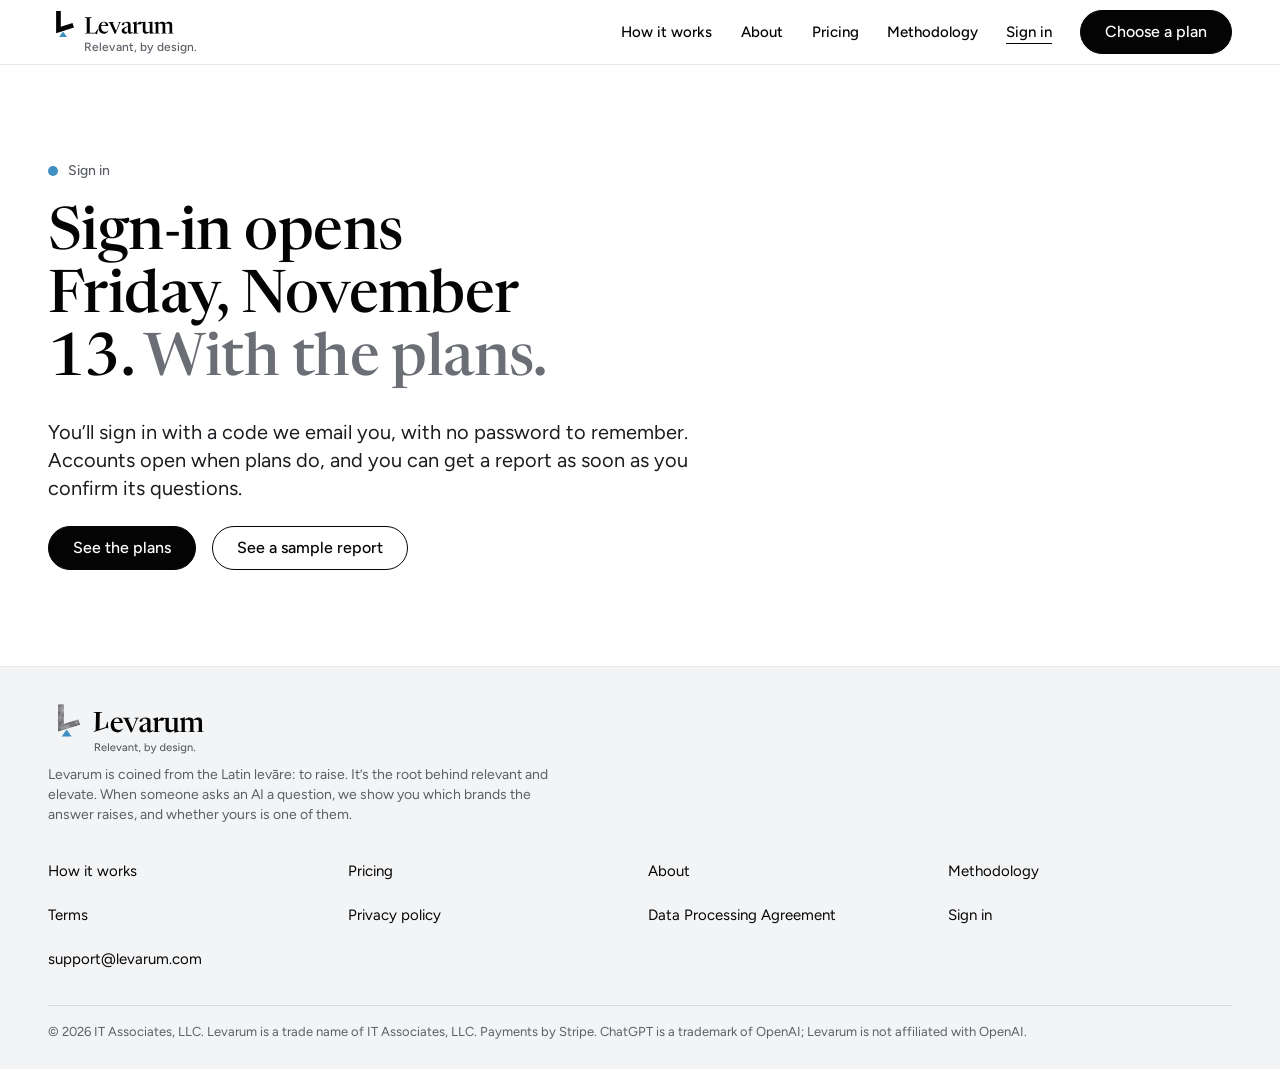
<file: signin.html>
<!doctype html>
<html lang="en-US">
<head>
<meta charset="utf-8">
<meta name="viewport" content="width=device-width, initial-scale=1, viewport-fit=cover">
<meta name="theme-color" content="#ffffff">
<title>Sign in · Levarum</title>
<meta name="description" content="Sign-in to Levarum opens with plans on Friday, November 13, 2026. You sign in with a code we email you.">
<meta name="robots" content="noindex">
<link rel="icon" href="/favicon.ico" sizes="32x32">
<link rel="icon" href="/img/icon.svg" type="image/svg+xml">
<link rel="apple-touch-icon" href="/apple-touch-icon.png">
<link rel="preload" href="/assets/fonts/figtree-latin-wght-normal.woff2" as="font" type="font/woff2" crossorigin>
<link rel="preload" href="/assets/fonts/newsreader-latin-opsz-normal.woff2" as="font" type="font/woff2" crossorigin>
<link rel="stylesheet" href="/assets/levarum.css?v=5f46f2f6">
</head>
<body>
<a class="lv-skip" href="#main">Skip to content</a>
<div class="lv-root">
<header style="background: var(--lv-page); border-bottom: 1px solid var(--lv-hairline); position: relative;">
<div class="lv-wrap" style="padding-top: 10px; padding-bottom: 10px; display: flex; flex-wrap: nowrap; align-items: center; justify-content: space-between; gap: 8px 24px;">
<a href="/" aria-label="Levarum home. Relevant, by design." class="lv-brand"><img width="572" height="124" src="/img/logo-header.svg" alt="" style="height: 28px; width: auto; display: block;"><span class="lv-brand__tag" aria-hidden="true">Relevant, by design.</span></a>
<nav aria-label="Main" class="lv-nav-desk">
<a class="lv-nav-link" href="/#how">How it works</a>
<a class="lv-nav-link" href="/about">About</a>
<a class="lv-nav-link" href="/pricing">Pricing</a>
<a class="lv-nav-link" href="/methodology">Methodology</a>
<a class="lv-nav-link" href="/signin" aria-current="page" style="text-decoration: underline; text-decoration-thickness: 1px; text-underline-offset: 6px;">Sign in</a>
<a class="lv-btn" href="/pricing">Choose a plan</a>
</nav>
<div class="lv-nav-mob">
<details class="lv-menu-m">
<summary>Menu</summary>
<nav aria-label="Main, mobile" class="lv-menu-m__panel">
<a class="lv-nav-link" href="/#how">How it works</a>
<a class="lv-nav-link" href="/about">About</a>
<a class="lv-nav-link" href="/pricing">Pricing</a>
<a class="lv-nav-link" href="/methodology">Methodology</a>
<a class="lv-nav-link" href="/signin" aria-current="page">Sign in</a>
<a class="lv-btn" href="/pricing" style="margin-top: 16px;">Choose a plan</a>
</nav>
</details>
</div>
</div>
</header>
<main id="main">
<section aria-labelledby="si-h" style="background: var(--lv-page);">
<div class="lv-wrap" style="padding-top: 96px; padding-bottom: 96px;">
<div style="display: flex; flex-direction: column; gap: 24px; max-width: 40em;">
<p class="lv-eyebrow">Sign in</p>
<h1 id="si-h" class="lv-display" style="color: var(--lv-ink);">Sign-in opens Friday, November 13. <span class="lv-closer">With the plans.</span></h1>
<p class="lv-lead" style="color: var(--lv-ink-body);">You’ll sign in with a code we email you, with no password to remember. Accounts open when plans do, and you can get a report as soon as you confirm its questions.</p>
<div class="lv-cta-row" style="display: flex; flex-wrap: wrap; gap: 12px 16px;">
<a class="lv-btn" href="/pricing">See the plans</a>
<a class="lv-btn lv-btn-outline" href="/#sample">See a sample report</a>
</div>
</div>
</div>
</section>
</main>
<footer class="lv-foot">
<div class="lv-wrap lv-foot__inner">
<div class="lv-stack" style="gap: 10px;">
<a href="/" aria-label="Levarum home" style="display: inline-flex; align-self: flex-start;"><img width="572" height="186" loading="lazy" decoding="async" src="/img/logo-footer.svg" alt="Levarum. Relevant, by design." style="height: 52px; width: auto; display: block;"></a>
<p class="lv-note" style="max-width: 36em;">Levarum is coined from the Latin <em lang="la">levāre</em>: to raise. It’s the root behind relevant and elevate. When someone asks an AI a question, we show you which brands the answer raises, and whether yours is one of them.</p>
</div>
<nav aria-label="Footer">
<a href="/#how">How it works</a>
<a href="/pricing">Pricing</a>
<a href="/about">About</a>
<a href="/methodology">Methodology</a>
<a href="/terms">Terms</a>
<a href="/privacy">Privacy policy</a>
<a href="/dpa">Data Processing Agreement</a>
<a href="/signin">Sign in</a>
<a class="lv-foot__wide" href="mailto:support@levarum.com">support@levarum.com</a>
</nav>
<p class="lv-foot__legal">© 2026 IT Associates, LLC. Levarum is a trade name of IT Associates, LLC. Payments by Stripe. ChatGPT is a trademark of OpenAI; Levarum is not affiliated with OpenAI.</p>
</div>
</footer>
</div>
</body>
</html>
</file>
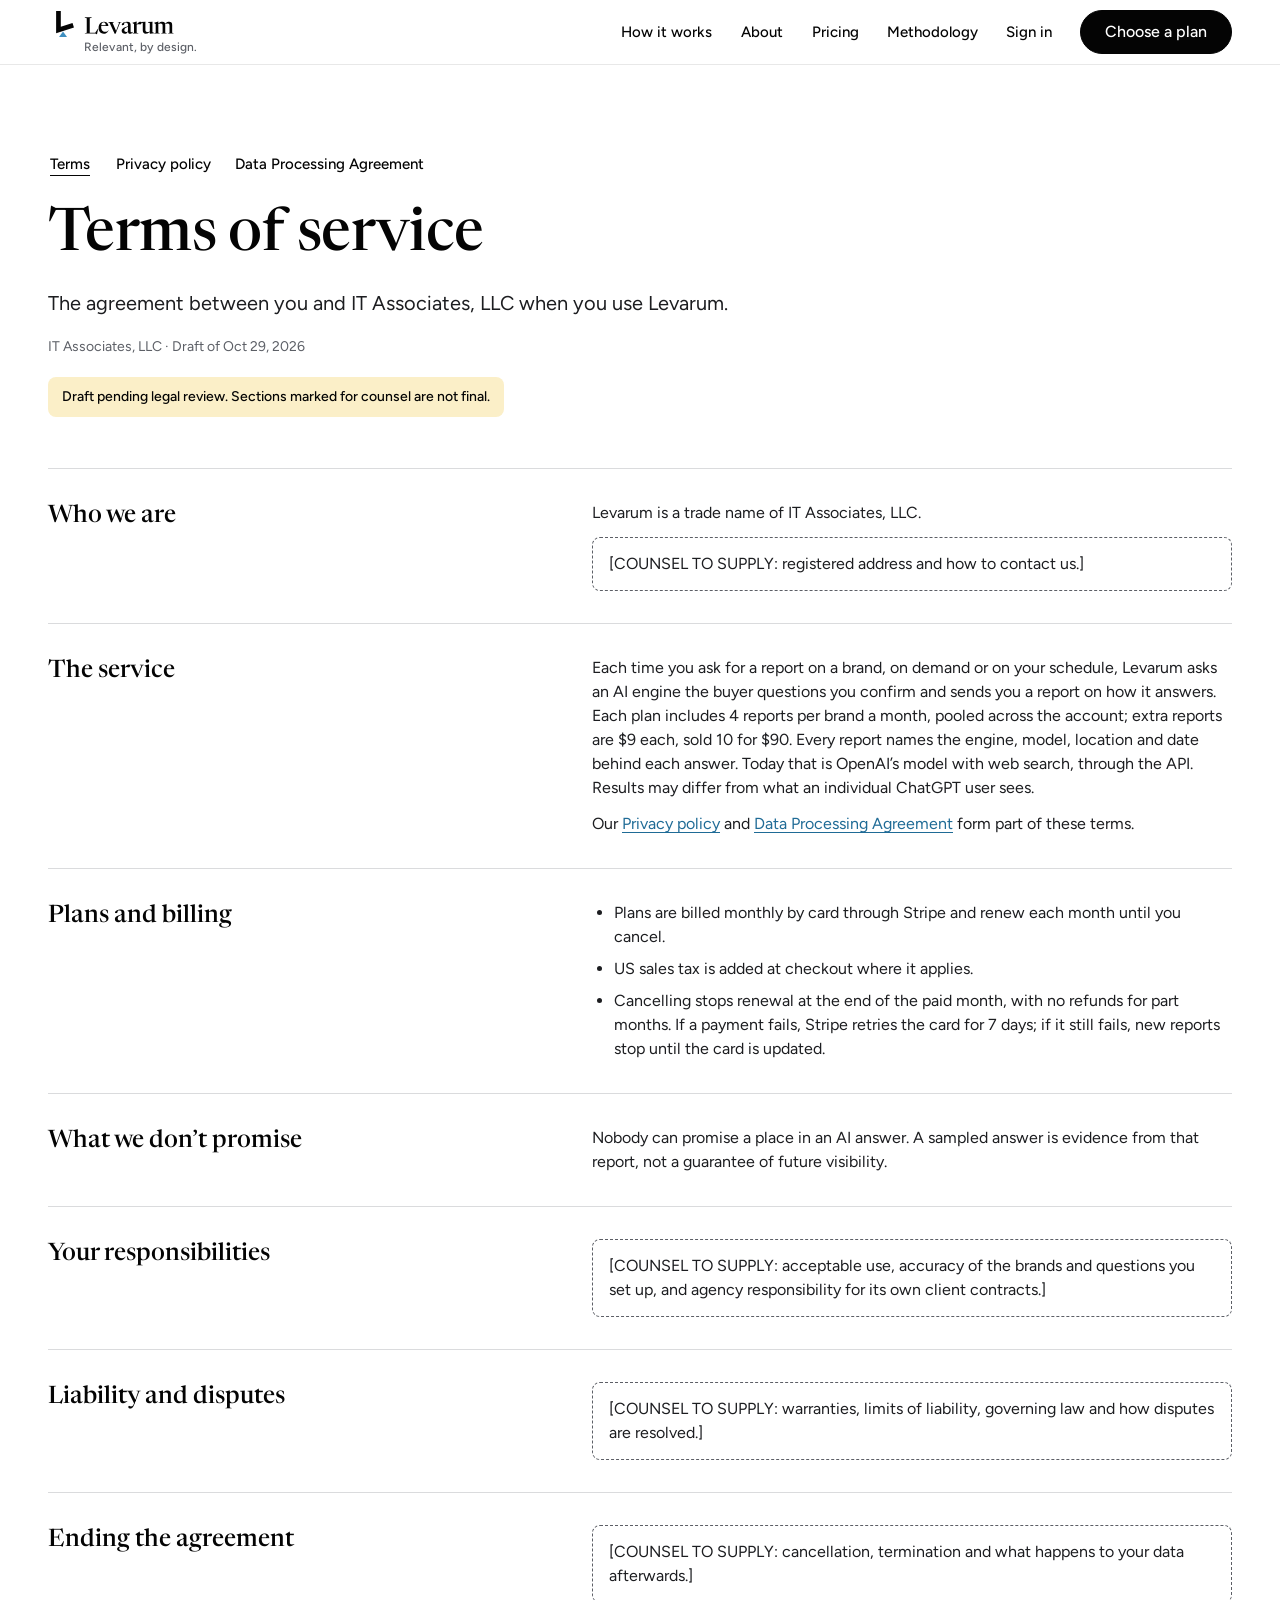
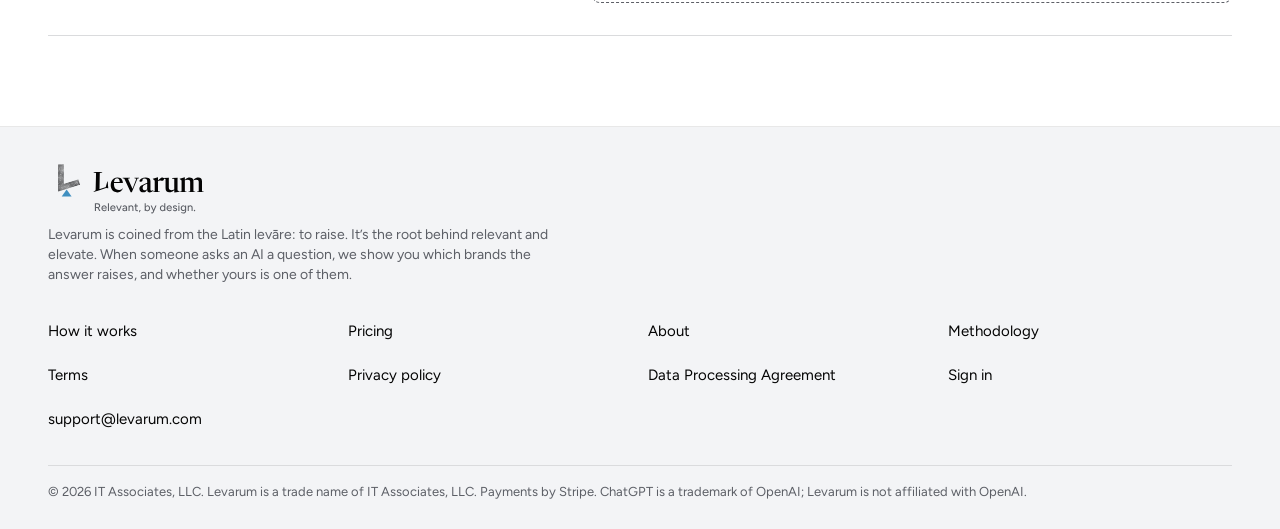
<file: terms.html>
<!doctype html>
<html lang="en-US">
<head>
<meta charset="utf-8">
<meta name="viewport" content="width=device-width, initial-scale=1, viewport-fit=cover">
<meta name="theme-color" content="#ffffff">
<title>Terms of service: Levarum</title>
<meta name="description" content="Draft terms of service for Levarum, a product of IT Associates, LLC. Sections marked for counsel are not final.">
<link rel="icon" href="/favicon.ico" sizes="32x32">
<link rel="icon" href="/img/icon.svg" type="image/svg+xml">
<link rel="apple-touch-icon" href="/apple-touch-icon.png">
<link rel="preload" href="/assets/fonts/figtree-latin-wght-normal.woff2" as="font" type="font/woff2" crossorigin>
<link rel="preload" href="/assets/fonts/newsreader-latin-opsz-normal.woff2" as="font" type="font/woff2" crossorigin>
<meta property="og:type" content="website">
<meta property="og:site_name" content="Levarum">
<meta property="og:title" content="Terms of service: Levarum">
<meta property="og:description" content="Draft terms of service for Levarum, a product of IT Associates, LLC. Sections marked for counsel are not final.">
<meta property="og:url" content="https://levarum-website.vercel.app/terms">
<meta property="og:image" content="https://levarum-website.vercel.app/img/og-image.png">
<meta property="og:image:width" content="1200">
<meta property="og:image:height" content="630">
<meta property="og:image:alt" content="Levarum. Know how far you’re heard in AI answers. Raise it.">
<meta name="twitter:card" content="summary_large_image">
<link rel="stylesheet" href="/assets/levarum.css?v=5f46f2f6">
</head>
<body>
<a class="lv-skip" href="#main">Skip to content</a>
<div class="lv-root">
<header style="background: var(--lv-page); border-bottom: 1px solid var(--lv-hairline); position: relative;">
<div class="lv-wrap" style="padding-top: 10px; padding-bottom: 10px; display: flex; flex-wrap: nowrap; align-items: center; justify-content: space-between; gap: 8px 24px;">
<a href="/" aria-label="Levarum home. Relevant, by design." class="lv-brand"><img width="572" height="124" src="/img/logo-header.svg" alt="" style="height: 28px; width: auto; display: block;"><span class="lv-brand__tag" aria-hidden="true">Relevant, by design.</span></a>
<nav aria-label="Main" class="lv-nav-desk">
<a class="lv-nav-link" href="/#how">How it works</a>
<a class="lv-nav-link" href="/about">About</a>
<a class="lv-nav-link" href="/pricing">Pricing</a>
<a class="lv-nav-link" href="/methodology">Methodology</a>
<a class="lv-nav-link" href="/signin">Sign in</a>
<a class="lv-btn" href="/pricing">Choose a plan</a>
</nav>
<div class="lv-nav-mob">
<details class="lv-menu-m">
<summary>Menu</summary>
<nav aria-label="Main, mobile" class="lv-menu-m__panel">
<a class="lv-nav-link" href="/#how">How it works</a>
<a class="lv-nav-link" href="/about">About</a>
<a class="lv-nav-link" href="/pricing">Pricing</a>
<a class="lv-nav-link" href="/methodology">Methodology</a>
<a class="lv-nav-link" href="/signin">Sign in</a>
<a class="lv-btn" href="/pricing" style="margin-top: 16px;">Choose a plan</a>
</nav>
</details>
</div>
</div>
</header>
<main id="main">
<section aria-labelledby="doc-h" style="background: var(--lv-page);">
<div class="lv-wrap" style="padding-top: clamp(48px, 6cqw, 96px); padding-bottom: clamp(32px, 4cqw, 56px);">
<div style="display: flex; flex-direction: column; gap: 20px; max-width: 48em;">
<nav aria-label="Legal documents" style="display: flex; flex-wrap: wrap; gap: 0 24px;"><a class="lv-nav-link" href="/terms" aria-current="page" style="text-decoration: underline; text-decoration-thickness: 1px; text-underline-offset: 6px;">Terms</a><a class="lv-nav-link" href="/privacy">Privacy policy</a><a class="lv-nav-link" href="/dpa">Data Processing Agreement</a></nav>
<h1 id="doc-h" class="lv-display" style="color: var(--lv-ink);">Terms of service</h1>
<p class="lv-lead" style="color: var(--lv-ink-body); max-width: 36em;">The agreement between you and IT Associates, LLC when you use Levarum.</p>
<p class="lv-body-sm" style="color: var(--lv-ink-muted);">IT Associates, LLC · Draft of Oct 29, 2026</p>
<p class="lv-body-sm" role="note" style="align-self: flex-start; background: var(--lv-tint-sun); color: var(--lv-ink); border-radius: var(--lv-radius-sm); padding: 10px 14px; font-weight: 500;">Draft pending legal review. Sections marked for counsel are not final.</p>
</div>
</div>
</section>
<section style="background: var(--lv-page);">
<div class="lv-wrap" style="padding-bottom: clamp(56px, 7cqw, 96px);">
<div style="display: flex; flex-direction: column; border-top: 1px solid var(--lv-rule);">
<div style="display: flex; flex-wrap: wrap; gap: 8px 48px; padding: 32px 0; border-bottom: 1px solid var(--lv-rule);"><h2 class="lv-subtitle" style="flex: 1 1 260px; min-width: 0; color: var(--lv-ink);">Who we are</h2><div style="flex: 2 1 480px; min-width: 0; max-width: 640px; box-sizing: border-box; display: flex; flex-direction: column; gap: 12px;"><p class="lv-body-lg" style="color: var(--lv-ink-body);">Levarum is a trade name of IT Associates, LLC.</p><p class="lv-body-lg" style="margin: 0; border: 1px dashed var(--lv-ink-muted); border-radius: var(--lv-radius-sm); padding: 14px 16px; color: var(--lv-ink-body);">[COUNSEL TO SUPPLY: registered address and how to contact us.]</p></div></div><div style="display: flex; flex-wrap: wrap; gap: 8px 48px; padding: 32px 0; border-bottom: 1px solid var(--lv-rule);"><h2 class="lv-subtitle" style="flex: 1 1 260px; min-width: 0; color: var(--lv-ink);">The service</h2><div style="flex: 2 1 480px; min-width: 0; max-width: 640px; box-sizing: border-box; display: flex; flex-direction: column; gap: 12px;"><p class="lv-body-lg" style="color: var(--lv-ink-body);">Each time you ask for a report on a brand, on demand or on your schedule, Levarum asks an AI engine the buyer questions you confirm and sends you a report on how it answers. Each plan includes 4 reports per brand a month, pooled across the account; extra reports are $9 each, sold 10 for $90. Every report names the engine, model, location and date behind each answer. Today that is OpenAI’s model with web search, through the API. Results may differ from what an individual ChatGPT user sees.</p><p class="lv-body-lg" style="color: var(--lv-ink-body);">Our <a class="lv-link" href="/privacy">Privacy policy</a> and <a class="lv-link" href="/dpa">Data Processing Agreement</a> form part of these terms.</p></div></div><div style="display: flex; flex-wrap: wrap; gap: 8px 48px; padding: 32px 0; border-bottom: 1px solid var(--lv-rule);"><h2 class="lv-subtitle" style="flex: 1 1 260px; min-width: 0; color: var(--lv-ink);">Plans and billing</h2><div style="flex: 2 1 480px; min-width: 0; max-width: 640px; box-sizing: border-box; display: flex; flex-direction: column; gap: 12px;"><ul class="lv-body-lg" style="margin: 0; padding-left: 22px; display: flex; flex-direction: column; gap: 8px; color: var(--lv-ink-body);"><li>Plans are billed monthly by card through Stripe and renew each month until you cancel.</li><li>US sales tax is added at checkout where it applies.</li><li>Cancelling stops renewal at the end of the paid month, with no refunds for part months. If a payment fails, Stripe retries the card for 7 days; if it still fails, new reports stop until the card is updated.</li></ul></div></div><div style="display: flex; flex-wrap: wrap; gap: 8px 48px; padding: 32px 0; border-bottom: 1px solid var(--lv-rule);"><h2 class="lv-subtitle" style="flex: 1 1 260px; min-width: 0; color: var(--lv-ink);">What we don’t promise</h2><div style="flex: 2 1 480px; min-width: 0; max-width: 640px; box-sizing: border-box; display: flex; flex-direction: column; gap: 12px;"><p class="lv-body-lg" style="color: var(--lv-ink-body);">Nobody can promise a place in an AI answer. A sampled answer is evidence from that report, not a guarantee of future visibility.</p></div></div><div style="display: flex; flex-wrap: wrap; gap: 8px 48px; padding: 32px 0; border-bottom: 1px solid var(--lv-rule);"><h2 class="lv-subtitle" style="flex: 1 1 260px; min-width: 0; color: var(--lv-ink);">Your responsibilities</h2><div style="flex: 2 1 480px; min-width: 0; max-width: 640px; box-sizing: border-box; display: flex; flex-direction: column; gap: 12px;"><p class="lv-body-lg" style="margin: 0; border: 1px dashed var(--lv-ink-muted); border-radius: var(--lv-radius-sm); padding: 14px 16px; color: var(--lv-ink-body);">[COUNSEL TO SUPPLY: acceptable use, accuracy of the brands and questions you set up, and agency responsibility for its own client contracts.]</p></div></div><div style="display: flex; flex-wrap: wrap; gap: 8px 48px; padding: 32px 0; border-bottom: 1px solid var(--lv-rule);"><h2 class="lv-subtitle" style="flex: 1 1 260px; min-width: 0; color: var(--lv-ink);">Liability and disputes</h2><div style="flex: 2 1 480px; min-width: 0; max-width: 640px; box-sizing: border-box; display: flex; flex-direction: column; gap: 12px;"><p class="lv-body-lg" style="margin: 0; border: 1px dashed var(--lv-ink-muted); border-radius: var(--lv-radius-sm); padding: 14px 16px; color: var(--lv-ink-body);">[COUNSEL TO SUPPLY: warranties, limits of liability, governing law and how disputes are resolved.]</p></div></div><div style="display: flex; flex-wrap: wrap; gap: 8px 48px; padding: 32px 0; border-bottom: 1px solid var(--lv-rule);"><h2 class="lv-subtitle" style="flex: 1 1 260px; min-width: 0; color: var(--lv-ink);">Ending the agreement</h2><div style="flex: 2 1 480px; min-width: 0; max-width: 640px; box-sizing: border-box; display: flex; flex-direction: column; gap: 12px;"><p class="lv-body-lg" style="margin: 0; border: 1px dashed var(--lv-ink-muted); border-radius: var(--lv-radius-sm); padding: 14px 16px; color: var(--lv-ink-body);">[COUNSEL TO SUPPLY: cancellation, termination and what happens to your data afterwards.]</p></div></div>
</div>
</div>
</section>
</main>
<footer class="lv-foot">
<div class="lv-wrap lv-foot__inner">
<div class="lv-stack" style="gap: 10px;">
<a href="/" aria-label="Levarum home" style="display: inline-flex; align-self: flex-start;"><img width="572" height="186" loading="lazy" decoding="async" src="/img/logo-footer.svg" alt="Levarum. Relevant, by design." style="height: 52px; width: auto; display: block;"></a>
<p class="lv-note" style="max-width: 36em;">Levarum is coined from the Latin <em lang="la">levāre</em>: to raise. It’s the root behind relevant and elevate. When someone asks an AI a question, we show you which brands the answer raises, and whether yours is one of them.</p>
</div>
<nav aria-label="Footer">
<a href="/#how">How it works</a>
<a href="/pricing">Pricing</a>
<a href="/about">About</a>
<a href="/methodology">Methodology</a>
<a href="/terms">Terms</a>
<a href="/privacy">Privacy policy</a>
<a href="/dpa">Data Processing Agreement</a>
<a href="/signin">Sign in</a>
<a class="lv-foot__wide" href="mailto:support@levarum.com">support@levarum.com</a>
</nav>
<p class="lv-foot__legal">© 2026 IT Associates, LLC. Levarum is a trade name of IT Associates, LLC. Payments by Stripe. ChatGPT is a trademark of OpenAI; Levarum is not affiliated with OpenAI.</p>
</div>
</footer>
</div>
</body>
</html>
</file>
<file: assets/levarum-ds.css>
/* Levarum website — Levarum design system tokens, components and page styles. Source: Levarum design system + website canvas. */
/* Levarum — generated from tokens.json (light theme, for the Design canvas) */
@font-face{font-family:"Newsreader";src:url("/assets/fonts/Newsreader-Variable.woff2") format("woff2");font-weight:200 800;font-style:normal;font-display:swap}
@font-face{font-family:"Newsreader";src:url("/assets/fonts/Newsreader-Variable-Italic.woff2") format("woff2");font-weight:200 800;font-style:italic;font-display:swap}
@font-face{font-family:"Figtree";src:url("/assets/fonts/Figtree-Variable.woff2") format("woff2");font-weight:300 900;font-style:normal;font-display:swap}
:root{
--page:#ffffff;--mist:#f3f4f6;--hairline:#e8e8e8;--rule:#dadbdd;--rule-strong:#8a8d93;
--ink:#040404;--ink-muted:#5c5f66;--ink-faint:#6b6e75;--on-ink:#ffffff;
--inverse:#232426;--inverse-sunken:#050505;--inverse-rule:#3a3b3d;--on-inverse:#ffffff;--on-inverse-muted:#a3a5a9;
--accent:#3f8fc0;--on-accent:#040404;--accent-text:#1f6b96;--focus:#1f6b96;--focus-on-inverse:#8dbfdc;
--sky:#3a8cc0;--ice:#68bac6;--tint:#cfe4f1;--charcoal:#2e2f32;
--ill-ember:#f5853b;--ill-sky:#3f8fc0;--ill-teal:#2f6f69;--ill-ice:#8fc9d2;--ill-peri:#7d7ddc;--ill-sun:#f4cc4e;--ill-pink:#f4a89c;--ill-moss:#6a9a90;
--sun:#e8ba3c;--ember:#ff7139;--amber:#f6ce52;--moss:#6a8f4c;
--signal-high:#ff7139;--signal-medium:#f6ce52;--signal-low:#3f8fc0;
--success:#1f6f66;--danger:#b3401c;
--font-serif:"Newsreader","Source Serif 4",Georgia,serif;
--font-sans:"Figtree","Helvetica Neue",Arial,sans-serif;
--space-1:4px;--space-2:8px;--space-3:12px;--space-4:16px;--space-5:24px;--space-6:32px;--space-7:48px;--space-8:64px;--space-9:96px;--space-10:128px;
--container:1266px;--control-height:40px;--row-height:60px;
--radius-xs:4px;--radius-sm:8px;--radius-md:14px;--radius-lg:20px;--radius-xl:24px;--radius-2xl:32px;--radius-pill:999px;--radius-tile:25%;
--duration-fast:120ms;--duration-base:200ms;--duration-slow:320ms;--ease-standard:cubic-bezier(0.2,0,0,1);
--shadow-float:0 8px 24px 0 rgba(4,4,4,0.08);
}
@media (prefers-reduced-motion:reduce){:root{--duration-fast:0ms;--duration-base:0ms;--duration-slow:0ms}}
/* Type styles */
.display-lg{font:500 80px/84px var(--font-serif);letter-spacing:-0.015em;font-variation-settings:"opsz" 72}
.display{font:500 64px/68px var(--font-serif);letter-spacing:-0.01em;font-variation-settings:"opsz" 72}
.headline{font:500 40px/46px var(--font-serif);font-variation-settings:"opsz" 72}
.title{font:500 32px/38px var(--font-serif);font-variation-settings:"opsz" 72}
.subtitle{font:500 24px/30px var(--font-serif);font-variation-settings:"opsz" 72}
.numeral{font:400 48px/52px var(--font-serif);font-feature-settings:"tnum";font-variation-settings:"opsz" 72}
.lead{font:400 20px/28px var(--font-sans);max-width:56ch}
.body-lg{font:400 16px/24px var(--font-sans)}
.body{font:400 15px/22px var(--font-sans)}
.body-strong{font:500 16px/24px var(--font-sans)}
.body-sm{font:400 14px/20px var(--font-sans)}
.caption{font:500 12px/16px var(--font-sans)}
.button{font:500 16px/20px var(--font-sans)}
.nav{font:500 15px/20px var(--font-sans)}
@media (max-width:390px){.display-lg{font-size:44px;line-height:48px}.display{font-size:36px;line-height:40px}.headline{font-size:30px;line-height:34px}}

/* ---- components (bundle.css) ---- */
/* Levarum component styles. Plain classes, no script. Every value comes from tokens.css. */
.lv-btn{display:inline-flex;align-items:center;justify-content:center;gap:var(--space-2);box-sizing:border-box;height:var(--control-height);padding:0 var(--space-4);border:1px solid transparent;border-radius:var(--radius-pill);font:500 16px/20px var(--font-sans);text-decoration:none;cursor:pointer;white-space:nowrap;transition:opacity var(--duration-fast) var(--ease-standard),background var(--duration-fast) var(--ease-standard)}
.lv-btn--primary{background:var(--ink);color:var(--on-ink)}
.lv-btn--outline{background:transparent;color:var(--ink);border-color:var(--ink)}
.lv-btn--inverse{background:var(--on-inverse);color:var(--inverse)}
.lv-btn--ghost{background:transparent;color:var(--ink)}
.lv-btn--sm{height:28px;padding:0 var(--space-3);font-size:12px;line-height:16px}
.lv-btn--block{display:flex;width:100%}
.lv-btn:hover,.lv-btn.is-hover{opacity:.86}.lv-btn:active,.lv-btn.is-active{opacity:.72}
.lv-btn.is-focus,.lv-input.is-focus{outline:2px solid var(--focus);outline-offset:2px}.lv-inverse .lv-btn.is-focus{outline-color:var(--focus-on-inverse)}
.lv-btn[aria-disabled="true"],.lv-btn:disabled{opacity:.38;cursor:not-allowed}
:is(.lv-btn,.lv-link,.lv-seg button,.lv-input,.lv-select,.lv-tab,.lv-check-ctl input,.lv-switch input,.lv-linkrow,.lv-menu button,.lv-acc summary,.lv-page a):focus-visible{outline:2px solid var(--focus);outline-offset:2px}
.lv-inverse :is(.lv-btn,.lv-link):focus-visible{outline-color:var(--focus-on-inverse)}
.lv-inverse{background:var(--inverse);color:var(--on-inverse)}
.lv-link{color:var(--accent-text);text-decoration:underline;text-underline-offset:3px}
.lv-badge{display:inline-flex;align-items:center;height:22px;padding:0 var(--space-2);border-radius:var(--radius-pill);background:var(--ink);color:var(--on-ink);font:600 12px/16px var(--font-sans)}
.lv-badge--accent{background:var(--accent);color:var(--on-accent)}
.lv-badge--tag{border-radius:var(--radius-xs);background:var(--tint);color:var(--accent-text);height:20px}
/* nav */
.lv-nav{display:flex;align-items:center;justify-content:space-between;box-sizing:border-box;height:80px;padding:0 var(--space-5);background:var(--page);border-bottom:1px solid var(--hairline)}
.lv-nav__logo{display:block;height:32px}
.lv-nav__links{display:flex;gap:var(--space-5);font:500 15px/20px var(--font-sans);color:var(--ink)}
.lv-nav__links a{color:inherit;text-decoration:none;display:inline-flex;align-items:center;gap:6px}
.lv-nav__actions{display:flex;gap:var(--space-2)}
.lv-chev{width:10px;height:10px;border-right:1.5px solid currentColor;border-bottom:1.5px solid currentColor;transform:rotate(45deg) translateY(-3px)}
/* tiles, lists, stats */
.lv-tiles{display:grid;grid-template-columns:repeat(auto-fit,minmax(150px,1fr));gap:var(--space-2)}
.lv-tile{display:flex;flex-direction:column;align-items:center;justify-content:center;gap:var(--space-3);min-height:105px;padding:var(--space-4);border-radius:var(--radius-md);background:var(--mist);color:var(--ink);font:400 14px/20px var(--font-sans);text-align:center;text-decoration:none}
.lv-tile img{width:32px;height:32px}
.lv-list{list-style:none;margin:0;padding:0;max-width:520px}
.lv-list li{display:grid;grid-template-columns:36px 1fr;padding:var(--space-4) 0 var(--space-5);border-bottom:1px solid var(--rule)}
.lv-list li::before{content:"";width:10px;height:10px;margin-top:7px;border-radius:50%;background:var(--rule-strong)}
.lv-list li[aria-current="true"]::before{background:var(--accent)}
.lv-list strong{font:500 18px/26px var(--font-sans);color:var(--ink)}
.lv-list p{margin:var(--space-2) 0 0;font:400 16px/24px var(--font-sans);color:var(--ink)}
.lv-stats{display:grid;grid-template-columns:repeat(3,1fr)}
.lv-stat{padding:0 var(--space-7);border-left:1px solid var(--hairline)}.lv-stat:first-child{border-left:0}
.lv-stat b{display:block;font:400 48px/52px var(--font-serif);color:var(--ink);font-feature-settings:"tnum"}
.lv-stat span{display:block;margin-top:var(--space-2);font:400 14px/20px var(--font-sans);color:var(--ink-muted)}
/* pricing & table */
.lv-price{display:flex;flex-direction:column;position:relative;box-sizing:border-box;min-height:380px;padding:var(--space-5);border:1px solid var(--rule);border-radius:var(--radius-md);background:var(--mist);color:var(--ink)}
.lv-price--featured{border-color:var(--accent-text)}
.lv-price--inverse{background:var(--inverse);border-color:var(--inverse);color:var(--on-inverse)}
.lv-price__ribbon{position:absolute;top:-1px;right:-1px;padding:3px var(--space-3);border-radius:0 var(--radius-md) 0 var(--radius-sm);background:var(--accent-text);color:var(--page);font:500 13px/18px var(--font-sans)}
.lv-price h3{margin:var(--space-2) 0;font:500 16px/22px var(--font-sans)}
.lv-price__desc{min-height:60px;margin:0 0 var(--space-5);font:400 14px/20px var(--font-sans);color:var(--ink-muted)}
.lv-price--inverse .lv-price__desc{color:var(--on-inverse-muted)}
.lv-price__amount{margin-bottom:var(--space-4);font:500 32px/38px var(--font-serif);font-feature-settings:"tnum"}
.lv-price hr{width:100%;margin:var(--space-5) 0 var(--space-4);border:0;border-top:1px solid var(--rule)}
.lv-price--inverse hr{border-color:var(--inverse-rule)}
.lv-price ul{margin:var(--space-3) 0 0;padding:0;list-style:none;font:400 14px/20px var(--font-sans)}
.lv-price li{padding:3px 0 3px 24px;position:relative}
.lv-price li::before{content:"";position:absolute;left:3px;top:7px;width:10px;height:5px;border-left:2px solid currentColor;border-bottom:2px solid currentColor;transform:rotate(-45deg)}
.lv-table{width:100%;border-collapse:collapse;font:400 14px/20px var(--font-sans);color:var(--ink)}
.lv-table caption{padding:var(--space-4) var(--space-4) var(--space-3);text-align:left;font:500 24px/30px var(--font-serif)}
.lv-table th{padding:var(--space-3) var(--space-4);font:500 15px/20px var(--font-sans);text-align:center}
.lv-table th:first-child,.lv-table td:first-child{text-align:left}
.lv-table td{height:var(--row-height);padding:0 var(--space-4);text-align:center;border-bottom:1px solid var(--rule)}
.lv-table tbody tr:nth-child(odd){background:var(--mist)}
.lv-check{display:inline-block;width:16px;height:16px;border-radius:50%;background:var(--accent-text);position:relative;vertical-align:middle}
.lv-check::after{content:"";position:absolute;left:4px;top:4px;width:7px;height:4px;border-left:2px solid var(--page);border-bottom:2px solid var(--page);transform:rotate(-45deg) scale(.8)}
.lv-dash{display:inline-block;width:10px;height:2px;background:var(--ink)}
.lv-seg{display:inline-flex;padding:4px;gap:4px;border-radius:var(--radius-pill);background:var(--mist)}
.lv-seg button{height:32px;padding:0 var(--space-4);border:0;border-radius:var(--radius-pill);background:transparent;color:var(--ink);font:500 14px/20px var(--font-sans);cursor:pointer}
.lv-seg button[aria-pressed="true"]{background:var(--page);box-shadow:0 0 0 1px var(--rule)}
.lv-linkrows{max-width:627px;border-top:1px solid var(--rule)}
.lv-linkrow{display:flex;align-items:center;gap:var(--space-5);height:96px;border-bottom:1px solid var(--rule);color:var(--ink);font:500 15px/20px var(--font-sans);text-decoration:none}
.lv-linkrow img{width:32px;height:32px;flex:none}.lv-linkrow__label{flex:1}.lv-linkrow__arrow{font-size:24px;color:var(--ink-muted)}
/* frames */
.lv-frame{box-sizing:border-box;padding:var(--space-8) var(--space-7) 0;border-radius:var(--radius-lg);background:var(--sky) url(/img/frame-sky.png) center/cover;overflow:hidden}
.lv-frame--ice{background:var(--ice) url(/img/frame-ice.png) center/cover}
.lv-frame--peri{background:var(--ill-peri) url(/img/frame-ice.png) center/cover}
.lv-frame--sun{background:var(--sun) url(/img/frame-sun.png) center/cover}
.lv-frame__card{min-height:200px;padding:var(--space-5);border-radius:var(--radius-sm) var(--radius-sm) 0 0;background:#fff;color:#040404;font:400 14px/20px var(--font-sans)}
.lv-frame__card--dark{background:#232426;color:#fff}
.lv-skel{display:block;height:12px;margin-top:var(--space-3);border-radius:var(--radius-xs);background:var(--tint)}
.lv-frame__card--dark .lv-skel{background:#050505}
/* CTA */
.lv-cta{position:relative;display:flex;align-items:center;justify-content:space-between;gap:var(--space-7);padding:var(--space-9) var(--space-8);border-radius:var(--radius-2xl);background:var(--page);color:var(--ink);overflow:hidden}
.lv-cta h2{margin:0 0 var(--space-5);max-width:520px;font:500 40px/46px var(--font-serif)}
.lv-surface-mist{background:var(--mist)}
/* analytics */
.lv-dark{box-sizing:border-box;padding:var(--space-5);border-radius:var(--radius-sm);background:#232426;color:#fff;font:400 14px/20px var(--font-sans)}
.lv-dark h4{margin:0 0 var(--space-4);font:500 15px/20px var(--font-sans)}
.lv-issue{display:grid;grid-template-columns:20px 40px 1fr;gap:var(--space-3);align-items:center;padding:var(--space-3);margin-top:var(--space-2);border-radius:var(--radius-xs);background:#050505}
.lv-issue__n{color:#a3a5a9;font-size:12px;text-align:center}
.lv-issue strong{display:block;font:500 13px/18px var(--font-sans)}.lv-issue small{display:block;color:#a3a5a9;font-size:11px}
.lv-ring{--v:50;--c:var(--signal-low);position:relative;width:40px;height:40px;border-radius:50%;background:conic-gradient(var(--c) calc(var(--v)*1%),#3a3b3d 0);display:grid;place-items:center;font:600 12px/1 var(--font-sans);color:#fff}
.lv-ring::before{content:"";position:absolute;inset:4px;border-radius:50%;background:#232426}.lv-ring span{position:relative}
.lv-ring--high{--c:var(--signal-high)}.lv-ring--medium{--c:var(--signal-medium)}
.lv-meter{height:8px;border-radius:var(--radius-pill);background:#3a3b3d;overflow:hidden}.lv-meter i{display:block;height:100%;width:var(--v);background:var(--c,var(--signal-low))}
/* trust badge */
.lv-trust{display:inline-grid;place-items:center;width:48px;height:48px;border-radius:50%;border:1.5px dotted var(--rule-strong);color:var(--ink);font:600 9px/1.1 var(--font-sans);text-align:center;letter-spacing:.02em}
.lv-trust--ring{border-style:dashed;font-size:16px}
/* forms */
.lv-field{display:grid;gap:6px;max-width:360px;font:400 14px/20px var(--font-sans);color:var(--ink)}
.lv-field label{font-weight:500}.lv-field .hint{color:var(--ink-muted);font-size:13px}.lv-field .err{color:var(--danger);font-size:13px}
.lv-input,.lv-select,.lv-textarea{box-sizing:border-box;width:100%;height:var(--control-height);padding:0 var(--space-4);border:1px solid var(--rule-strong);border-radius:var(--radius-sm);background:var(--page);color:var(--ink);font:400 15px/20px var(--font-sans)}
.lv-textarea{height:auto;min-height:96px;padding:var(--space-3) var(--space-4);resize:vertical}
.lv-input::placeholder{color:var(--ink-muted)}
.lv-input:hover,.lv-input.is-hover,.lv-select:hover{border-color:var(--ink)}
.lv-input[aria-invalid="true"]{border-color:var(--danger)}
.lv-input:disabled{opacity:.5;background:var(--mist)}
.lv-select{appearance:none;background-image:linear-gradient(45deg,transparent 50%,var(--ink) 50%),linear-gradient(135deg,var(--ink) 50%,transparent 50%);background-position:calc(100% - 20px) 50%,calc(100% - 14px) 50%;background-size:6px 6px;background-repeat:no-repeat;padding-right:40px}
.lv-check-ctl{display:inline-flex;align-items:center;gap:var(--space-3);font:400 15px/20px var(--font-sans);color:var(--ink);cursor:pointer}
.lv-check-ctl input{appearance:none;margin:0;width:18px;height:18px;border:1.5px solid var(--rule-strong);border-radius:var(--radius-xs);background:var(--page);display:grid;place-items:center}
.lv-check-ctl input[type=radio]{border-radius:50%}
.lv-check-ctl input:checked{background:var(--ink);border-color:var(--ink)}
.lv-check-ctl input[type=checkbox]:checked::after{content:"";width:8px;height:4px;border-left:2px solid var(--on-ink);border-bottom:2px solid var(--on-ink);transform:rotate(-45deg) translateY(-1px)}
.lv-check-ctl input[type=radio]:checked::after{content:"";width:6px;height:6px;border-radius:50%;background:var(--on-ink)}
.lv-switch{display:inline-flex;align-items:center;gap:var(--space-3);font:400 15px/20px var(--font-sans);color:var(--ink);cursor:pointer}
.lv-switch input{appearance:none;margin:0;width:40px;height:24px;border-radius:var(--radius-pill);background:var(--rule-strong);position:relative;transition:background var(--duration-base) var(--ease-standard)}
.lv-switch input::after{content:"";position:absolute;top:3px;left:3px;width:18px;height:18px;border-radius:50%;background:var(--page);transition:transform var(--duration-base) var(--ease-standard)}
.lv-switch input:checked{background:var(--ink)}.lv-switch input:checked::after{transform:translateX(16px)}
/* menus, overlays */
.lv-menu{min-width:220px;padding:var(--space-2);border:1px solid var(--rule);border-radius:var(--radius-md);background:var(--page);box-shadow:var(--shadow-float);font:400 15px/20px var(--font-sans);color:var(--ink)}
.lv-menu button{display:flex;width:100%;align-items:center;gap:var(--space-3);padding:10px var(--space-3);border:0;border-radius:var(--radius-sm);background:transparent;color:inherit;font:inherit;text-align:left;cursor:pointer}
.lv-menu button:hover{background:var(--mist)}.lv-menu hr{margin:var(--space-2) 0;border:0;border-top:1px solid var(--rule)}
.lv-modal{box-sizing:border-box;width:min(520px,100%);padding:var(--space-6);border:1px solid var(--rule);border-radius:var(--radius-lg);background:var(--page);color:var(--ink);box-shadow:var(--shadow-float)}
.lv-modal h2{margin:0 0 var(--space-3);font:500 28px/34px var(--font-serif)}.lv-modal p{margin:0 0 var(--space-5);font:400 15px/22px var(--font-sans);color:var(--ink-muted)}
.lv-modal__actions{display:flex;justify-content:flex-end;gap:var(--space-2)}
.lv-scrim{background:rgba(4,4,4,.5);padding:var(--space-6);display:grid;place-items:center}
.lv-toast{display:inline-flex;align-items:center;gap:var(--space-3);padding:var(--space-3) var(--space-4);border-radius:var(--radius-md);background:var(--inverse);color:var(--on-inverse);font:400 14px/20px var(--font-sans);box-shadow:var(--shadow-float)}
.lv-toast .lv-btn{height:28px;font-size:13px}
.lv-tip{display:inline-block;padding:6px 10px;border-radius:var(--radius-xs);background:var(--inverse);color:var(--on-inverse);font:400 13px/18px var(--font-sans)}
.lv-alert{display:flex;gap:var(--space-3);padding:var(--space-4);border-radius:var(--radius-md);background:var(--tint);color:var(--ink);font:400 14px/20px var(--font-sans)}
.lv-alert--success{background:var(--mist);border-left:0;box-shadow:inset 0 0 0 1px var(--success)}.lv-alert--danger{background:var(--mist);box-shadow:inset 0 0 0 1px var(--danger)}
.lv-alert strong{display:block;font-weight:500}.lv-alert--success strong{color:var(--success)}.lv-alert--danger strong{color:var(--danger)}
/* navigation parts */
.lv-tabs{display:flex;gap:var(--space-5);border-bottom:1px solid var(--rule)}
.lv-tab{padding:12px 0;border:0;border-bottom:2px solid transparent;margin-bottom:-1px;background:transparent;color:var(--ink-muted);font:500 15px/20px var(--font-sans);cursor:pointer}
.lv-tab[aria-selected="true"]{color:var(--ink);border-bottom-color:var(--ink)}
.lv-acc{border-top:1px solid var(--rule)}.lv-acc details{border-bottom:1px solid var(--rule)}
.lv-acc summary{display:flex;justify-content:space-between;align-items:center;padding:var(--space-4) 0;cursor:pointer;list-style:none;font:500 17px/24px var(--font-sans);color:var(--ink)}
.lv-acc summary::after{content:"+";font:300 24px/1 var(--font-sans);color:var(--ink-muted)}.lv-acc details[open] summary::after{content:"–"}
.lv-acc p{margin:0 0 var(--space-4);font:400 15px/22px var(--font-sans);color:var(--ink-muted);max-width:60ch}
.lv-crumbs{display:flex;gap:var(--space-2);font:400 14px/20px var(--font-sans);color:var(--ink-muted)}.lv-crumbs a{color:inherit;text-decoration:none}.lv-crumbs span[aria-current]{color:var(--ink)}
.lv-page{display:flex;gap:4px;font:500 14px/20px var(--font-sans)}
.lv-page a{display:grid;place-items:center;min-width:36px;height:36px;border-radius:var(--radius-pill);color:var(--ink);text-decoration:none}
.lv-page a[aria-current="page"]{background:var(--ink);color:var(--on-ink)}.lv-page a:hover{background:var(--mist)}
/* content */
.lv-quote{box-sizing:border-box;padding:var(--space-5);border-radius:var(--radius-md);background:var(--mist);color:var(--ink);max-width:360px}
.lv-quote p{margin:0 0 var(--space-4);font:400 20px/28px var(--font-serif)}
.lv-quote footer{display:flex;align-items:center;gap:var(--space-3);font:400 13px/18px var(--font-sans);color:var(--ink-muted)}
.lv-quote footer i{width:32px;height:32px;border-radius:50%;background:var(--ill-ice)}
.lv-logos{display:flex;align-items:center;justify-content:space-between;gap:var(--space-6);padding:var(--space-6) 0;background:var(--inverse);color:var(--on-inverse)}
.lv-logos .lead{font:400 14px/18px var(--font-serif);color:var(--ill-ice);max-width:120px}
.lv-logos span{font:700 20px/1 var(--font-sans);opacity:.9;letter-spacing:-.02em}
.lv-steps{display:grid;gap:var(--space-2);max-width:440px}
.lv-step{display:flex;gap:var(--space-3);align-items:flex-start;padding:var(--space-3) var(--space-4);border:1px solid var(--rule);border-radius:var(--radius-sm);background:var(--mist);font:400 14px/20px var(--font-sans);color:var(--ink)}
.lv-step i{flex:none;width:22px;height:22px;border-radius:50%;background:var(--ill-ice);color:#040404;display:grid;place-items:center;font:600 11px/1 var(--font-sans);font-style:normal}
.lv-step--done i{background:var(--success);color:#fff}
.lv-bubble{display:flex;gap:var(--space-3);max-width:480px;font:400 14px/20px var(--font-sans);color:var(--ink)}
.lv-bubble i{flex:none;width:28px;height:28px;border-radius:50%;background:var(--ill-pink)}
.lv-bubble--agent i{border-radius:var(--radius-xs);background:var(--ink) url(/img/icon.svg) center/contain}
.lv-bubble div{padding:var(--space-3) var(--space-4);border:1px solid var(--rule);border-radius:var(--radius-sm);background:var(--page)}
.lv-empty{display:grid;justify-items:center;gap:var(--space-3);padding:var(--space-8) var(--space-5);text-align:center;border:1px dashed var(--rule-strong);border-radius:var(--radius-md);color:var(--ink)}
.lv-empty img{width:160px}.lv-empty h3{margin:0;font:500 22px/28px var(--font-serif)}.lv-empty p{margin:0;max-width:40ch;font:400 14px/20px var(--font-sans);color:var(--ink-muted)}
.lv-footer{display:grid;grid-template-columns:1.4fr repeat(4,1fr);gap:var(--space-6);padding:var(--space-8) 0;font:400 14px/22px var(--font-sans);color:var(--ink)}
.lv-footer h5{margin:0 0 var(--space-2);font:500 14px/20px var(--font-sans);color:var(--ink-muted)}
.lv-footer a{display:block;color:var(--ink);text-decoration:none}.lv-footer small{display:block;margin-top:var(--space-6);color:var(--ink-muted);font-size:13px}
.lv-footer .badges{display:flex;gap:var(--space-2);margin-top:var(--space-4)}
/* two-tone headings */
.lv-two h1,.lv-two h2{margin:0}.lv-two .closer{color:var(--ink-faint)}
.lv-eyebrow{font:500 14px/20px var(--font-sans);color:var(--ink-muted);margin:0 0 var(--space-3)}
@media (prefers-reduced-motion:reduce){.lv-btn,.lv-switch input,.lv-switch input::after{transition:none}}

/* theme-aware logo: put both files in, the page shows one */
.lv-logo--dark{display:none}[data-theme="dark"] .lv-logo--light{display:none}[data-theme="dark"] .lv-logo--dark{display:block}
/* product mocks */
.lv-mock{background:#fff;color:#040404;border-radius:var(--radius-sm) var(--radius-sm) 0 0;font:400 13px/18px var(--font-sans);overflow:hidden}
.lv-mock__chrome{display:flex;align-items:center;gap:8px;height:36px;padding:0 12px;border-bottom:1px solid #e8e8e8;color:#8e9094}
.lv-mock__chrome i{width:8px;height:8px;border-radius:50%;background:#dadbdd}.lv-mock__chrome span{flex:1;height:14px;border-radius:7px;background:#f3f4f6}
.lv-mock__body{padding:16px}.lv-mock__body h5{margin:0 0 10px;font:500 14px/20px var(--font-sans)}
.lv-mock .lv-steps{max-width:none}.lv-mock .lv-step{background:#f3f4f6;border-color:#e8e8e8;color:#040404}.lv-mock .lv-step i{background:#d9eaf1}
.lv-mock__shot{height:90px;margin:8px 0 0 34px;border-radius:6px;background:#eef3f6;position:relative}.lv-mock__shot::after{content:"";position:absolute;left:12px;top:12px;width:40%;height:10px;border-radius:5px;background:#d9eaa1;background:#d9eaf1}
.lv-mock__cursor{position:absolute;width:0;height:0;border-left:7px solid transparent;border-right:7px solid transparent;border-bottom:14px solid #040404;transform:rotate(-30deg)}
.lv-mock__tip{position:absolute;padding:6px 10px;border-radius:6px;background:#232426;color:#fff;font-size:12px}
/* high-contrast theme: boundaries by border, never by shade alone */
[data-theme="hc"] :is(.lv-tile,.lv-price,.lv-quote,.lv-step,.lv-alert,.lv-seg,.lv-trust,.lv-badge--tag,.lv-mock,.lv-frame__card){box-shadow:inset 0 0 0 1px var(--rule)}
[data-theme="hc"] :is(.lv-issue,.lv-dark){box-shadow:inset 0 0 0 1px var(--inverse-rule)}
[data-theme="hc"] .lv-table tbody tr:nth-child(odd){background:var(--page)}[data-theme="hc"] .lv-table td,[data-theme="hc"] .lv-table th{border:1px solid var(--rule)}
[data-theme="hc"] .lv-btn{border-color:currentColor}[data-theme="hc"] .lv-btn:hover,[data-theme="hc"] .lv-btn.is-hover{opacity:1;text-decoration:underline}
[data-theme="hc"] .lv-list li::before{box-shadow:0 0 0 1.5px var(--ink)}
[data-theme="hc"] .lv-ring{box-shadow:0 0 0 1px var(--inverse-rule)}
[data-theme="hc"] .lv-logo--dark{display:none}[data-theme="hc"] .lv-logo--light{display:block}
/* inverse band: the page rhythm device */
.lv-band{padding:var(--space-9) var(--space-8);background:var(--inverse);color:var(--on-inverse)}
.lv-band .lv-two .closer{color:var(--on-inverse-muted)}.lv-band .lv-stat b{color:var(--on-inverse)}.lv-band .lv-stat span{color:var(--on-inverse-muted)}.lv-band .lv-stat{border-color:var(--inverse-rule)}
.lv-band .lv-list li{border-color:var(--inverse-rule)}.lv-band .lv-list strong,.lv-band .lv-list p{color:var(--on-inverse)}.lv-band .lv-list li::before{background:var(--on-inverse-muted)}.lv-band .lv-list li[aria-current="true"]::before{background:var(--accent)}
.lv-band .lv-btn--primary{background:var(--on-inverse);color:var(--inverse)}.lv-band .lv-btn--outline{color:var(--on-inverse);border-color:var(--on-inverse)}
/* fixed-color artwork in the dark theme: pictograms lift to stay visible */
[data-theme="dark"] :is(.lv-tile,.lv-linkrow) img{filter:invert(.82) hue-rotate(180deg)}

/* ---- page styles ---- */
/* Levarum website — page styles on top of the Levarum design system */
*,*::before,*::after{box-sizing:border-box}
body{margin:0;background:var(--page);color:var(--ink);font:400 15px/22px var(--font-sans);-webkit-font-smoothing:antialiased}
a{color:var(--accent-text)}a:hover{color:var(--ink)}
img{display:block;max-width:100%}
h1,h2,h3,h4,p{margin:0}
.skip{position:absolute;left:-9999px;top:8px;z-index:9;padding:8px 12px;background:var(--ink);color:var(--on-ink);border-radius:var(--radius-pill)}.skip:focus{left:16px}
.container{width:100%;max-width:var(--container);margin:0 auto;padding:0 24px}
@media (min-width:1025px){.container{padding:0 48px}}
@media (min-width:1367px){.container{padding:0}}
.section{padding:var(--space-9) 0}
.section--mist{background:var(--mist)}
.section--rule{border-top:1px solid var(--hairline)}
.section-head{max-width:720px;margin-bottom:var(--space-8)}
.section-head .lead{margin-top:var(--space-4);color:var(--ink-muted)}
.two-col{display:grid;grid-template-columns:1.1fr 1fr;gap:var(--space-7);align-items:center}
.two-col--flip>*:first-child{order:2}
.cols-3{display:grid;grid-template-columns:repeat(3,minmax(0,1fr));gap:var(--space-5)}
.cols-4{display:grid;grid-template-columns:repeat(4,minmax(0,1fr));gap:var(--space-2)}
.card{padding:var(--space-5);border:1px solid var(--rule);border-radius:var(--radius-md);background:var(--page)}
.card--mist{background:var(--mist)}
.card h3{font:500 24px/30px var(--font-serif)}
.card p{margin-top:var(--space-3);color:var(--ink-muted)}
.muted{color:var(--ink-muted)}
.prose{max-width:68ch}.prose p{margin-top:var(--space-4);font:400 16px/26px var(--font-sans)}.prose h2{margin-top:var(--space-8)}.prose h3{margin-top:var(--space-6);font:500 24px/30px var(--font-serif)}.prose ul,.prose ol{margin:var(--space-4) 0 0;padding-left:22px}.prose li{margin-top:var(--space-2);font:400 16px/26px var(--font-sans)}
/* Nav */
.site-nav{height:80px}
.site-nav .brand{display:flex;flex-direction:column;text-decoration:none;color:inherit}
.site-nav .brand img{height:28px}
.site-nav .brand small{margin:2px 0 0 36px;font:500 12px/14px var(--font-sans);color:var(--ink-muted)}
.site-nav .menu-btn{display:none}
@media (max-width:768px){.site-nav .lv-nav__links{display:none}.site-nav .lv-nav__actions .lv-btn--outline{display:none}.site-nav .menu-btn{display:inline-flex}}
/* Hero (inverse band) */
.hero{position:relative;overflow:hidden;padding:var(--space-9) 0 0;background:var(--inverse);color:var(--on-inverse)}
.hero .container{display:grid;grid-template-columns:1.3fr 1fr;gap:var(--space-7);align-items:end}
.hero .chip{display:inline-flex;align-items:center;height:28px;padding:0 12px;border-radius:var(--radius-pill);background:var(--tint);color:var(--ink);font:500 13px/18px var(--font-sans)}
.hero h1{margin-top:var(--space-5);color:var(--on-inverse)}
.hero h1 .closer{color:#6fb0dc}
.hero .lead{margin-top:var(--space-5);color:var(--on-inverse-muted)}
.hero .actions{display:flex;flex-wrap:wrap;gap:var(--space-3);margin:var(--space-6) 0 var(--space-9)}
.hero .meta{margin-top:var(--space-4);color:var(--on-inverse-muted);font:400 14px/20px var(--font-sans)}
.hero .frame-wrap{position:relative;max-width:580px;justify-self:end;width:100%}
.hero .arch{position:absolute;left:50%;top:-120px;width:560px;transform:translateX(-50%);pointer-events:none}
.hero .lv-frame{position:relative;height:460px;padding:var(--space-7) var(--space-6) 0}
/* Frames: this canvas's copies of the watercolor textures */
.lv-frame{background:var(--sky) url(/img/frame-sky.png) center/cover}
.lv-frame--ice{background:var(--ice) url(/img/frame-ice.png) center/cover}
.lv-frame--sun{background:var(--sun) url(/img/frame-sun.png) center/cover}
.frame-clip{height:380px;padding:var(--space-7) var(--space-6) 0}
/* Report mock */
.rep{background:#fff;color:#040404;border-radius:var(--radius-sm) var(--radius-sm) 0 0;overflow:hidden;font:400 13px/18px var(--font-sans)}
.rep__head{display:flex;justify-content:space-between;align-items:center;padding:14px 18px;border-bottom:1px solid #e8e8e8}
.rep__head b{font:500 15px/20px var(--font-sans)}
.rep__head span{color:#5c5f66;font-size:12px}
.rep__scores{display:grid;grid-template-columns:repeat(3,1fr);gap:0;padding:16px 18px;border-bottom:1px solid #e8e8e8}
.rep__score{padding-right:12px}
.rep__score small{display:block;color:#5c5f66;font:500 12px/16px var(--font-sans)}
.rep__score b{display:block;margin-top:4px;font:400 34px/36px var(--font-serif);font-feature-settings:"tnum"}
.rep__score em{display:block;margin-top:2px;font:400 12px/16px var(--font-sans);font-style:normal;color:#5c5f66}
.rep__rows{padding:8px 18px 18px}
.rep__row{display:grid;grid-template-columns:150px 1fr 56px;gap:12px;align-items:center;padding:8px 0;border-bottom:1px solid #eeeeee;font-size:13px}
.rep__row:last-child{border-bottom:0}
.rep__row .lv-meter{background:#e8e8eb}
.rep__row .lv-meter i{background:var(--c,#8a8d93)}
.rep__row b{text-align:right;font-weight:500;font-feature-settings:"tnum"}
.rep__row.is-you{font-weight:500}
.rep__row.is-you .lv-meter i{background:var(--accent)}
/* Steps */
.steps{counter-reset:s;display:grid;grid-template-columns:repeat(4,minmax(0,1fr));gap:var(--space-2)}
.step{counter-increment:s;padding:var(--space-5);border-radius:var(--radius-md);background:var(--mist);min-height:220px}
.step::before{content:counter(s);display:inline-grid;place-items:center;width:36px;height:36px;border-radius:50%;background:var(--ink);color:var(--on-ink);font:500 15px/1 var(--font-sans)}
.step h3{margin-top:var(--space-4);font:500 20px/26px var(--font-serif)}
.step p{margin-top:var(--space-2);color:var(--ink-muted);font:400 14px/20px var(--font-sans)}
/* Band */
.band{padding:var(--space-9) 0;background:var(--inverse);color:var(--on-inverse)}
.band .lv-two .closer{color:var(--on-inverse-muted)}
.band .muted{color:var(--on-inverse-muted)}
.band .lv-list li{border-color:var(--inverse-rule)}.band .lv-list strong,.band .lv-list p{color:var(--on-inverse)}.band .lv-list li::before{background:var(--on-inverse-muted)}.band .lv-list li[aria-current="true"]::before{background:var(--accent)}
.band .lv-btn--primary{background:var(--on-inverse);color:var(--inverse)}
.band .lv-stats{margin-top:var(--space-8)}
.band .lv-stat{border-color:var(--inverse-rule)}.band .lv-stat b{color:var(--on-inverse)}.band .lv-stat span{color:var(--on-inverse-muted)}
/* Pricing */
.plans{display:grid;grid-template-columns:repeat(3,minmax(0,1fr));gap:var(--space-2)}
.lv-price .lv-price__amount small{font:500 14px/20px var(--font-sans);color:var(--ink-muted)}
.lv-price p.note{margin-top:auto;padding-top:var(--space-4);color:var(--ink-muted);font:400 13px/18px var(--font-sans)}
.lv-price ul{margin:0;padding:0;list-style:none}.lv-price li{position:relative;padding:4px 0 4px 24px;font:400 14px/20px var(--font-sans)}.lv-price li::before{content:"";position:absolute;left:0;top:9px;width:12px;height:6px;border-left:2px solid var(--accent-text);border-bottom:2px solid var(--accent-text);transform:rotate(-45deg)}
.price-notes{margin-top:var(--space-6);display:grid;grid-template-columns:repeat(2,minmax(0,1fr));gap:var(--space-5)}
.price-notes p{color:var(--ink-muted);font:400 14px/22px var(--font-sans)}
.included{columns:2;column-gap:var(--space-7);margin:0;padding:0;list-style:none}
.included li{break-inside:avoid;display:grid;grid-template-columns:20px 1fr;gap:12px;padding:10px 0;border-bottom:1px solid var(--rule);font:400 15px/22px var(--font-sans)}
.included li .lv-check{margin-top:3px}
/* Refuse / principles */
.refuse{display:grid;grid-template-columns:repeat(3,minmax(0,1fr));gap:var(--space-2)}
.refuse div{padding:var(--space-5);border-radius:var(--radius-md);border:1px solid var(--rule)}
.refuse h3{font:500 22px/28px var(--font-serif)}
.refuse p{margin-top:var(--space-3);color:var(--ink-muted);font:400 14px/22px var(--font-sans)}
/* FAQ */
.faq{max-width:760px}
.lv-acc details[open] summary::after{content:"–"}
.lv-acc p{margin:0 0 var(--space-4);color:var(--ink-muted);font:400 15px/24px var(--font-sans);max-width:64ch}
/* CTA */
.cta-wrap{padding:0 0 var(--space-9)}
.lv-cta{border:1px solid var(--rule)}
.lv-cta p{margin-bottom:var(--space-5);max-width:520px;color:var(--ink-muted)}
/* Footer */
.site-footer{background:var(--mist);border-top:1px solid var(--hairline);padding:var(--space-8) 0}
.site-footer .lv-footer{padding:0}
.site-footer small{font-size:13px}
.site-footer .legal{margin-top:var(--space-6);padding-top:var(--space-5);border-top:1px solid var(--rule);color:var(--ink-muted);font:400 13px/20px var(--font-sans)}
.site-footer .legal a{display:inline;color:var(--ink)}
/* Draft banner */
.draft{background:var(--tint);color:var(--ink);text-align:center;padding:10px 24px;font:500 13px/18px var(--font-sans)}
/* Method table */
.score-table{width:100%;border-collapse:collapse;font:400 15px/22px var(--font-sans)}
.score-table th{text-align:left;padding:12px 16px;font:500 15px/20px var(--font-sans);border-bottom:1px solid var(--rule-strong)}
.score-table td{padding:14px 16px;border-bottom:1px solid var(--rule);vertical-align:top}
.score-table td:first-child{font-weight:500;white-space:nowrap}
.table-box{overflow-x:auto}
/* Responsive */
@media (max-width:1024px){.hero .container{grid-template-columns:1fr;align-items:start}.hero .frame-wrap{justify-self:start;max-width:580px}.steps,.cols-4{grid-template-columns:repeat(2,minmax(0,1fr))}.lv-footer{grid-template-columns:1fr 1fr}}
@media (max-width:768px){.two-col,.two-col--flip{grid-template-columns:1fr}.two-col--flip>*:first-child{order:0}.cols-3,.plans,.refuse,.price-notes{grid-template-columns:1fr}.included{columns:1}.lv-stats{grid-template-columns:1fr}.lv-stat{padding:12px 0;border-left:0;border-top:1px solid var(--inverse-rule)}.lv-cta{flex-direction:column;align-items:flex-start;padding:var(--space-7) var(--space-5)}.lv-cta svg{display:none}.section{padding:var(--space-8) 0}.hero .arch{display:none}}
@media (max-width:480px){.steps,.cols-4{grid-template-columns:1fr}.lv-footer{grid-template-columns:1fr}.container{padding:0 16px}.hero .lv-frame{height:320px;padding:24px 16px 0}.rep__scores{grid-template-columns:1fr 1fr 1fr;padding:12px}.rep__score b{font-size:24px;line-height:28px}.rep__row{grid-template-columns:1fr 50px}.rep__row .lv-meter{display:none}}
</file>
<file: assets/levarum.css>
/* Fonts: Newsreader and Figtree (SIL Open Font License 1.1, see assets/fonts/OFL-*.txt), self-hosted so no visitor data goes to a font CDN */
@font-face { font-family: "Newsreader"; font-style: normal; font-weight: 200 800; font-display: swap; src: url(fonts/newsreader-latin-opsz-normal.woff2) format("woff2-variations"), url(fonts/newsreader-latin-opsz-normal.woff2) format("woff2"); unicode-range: U+0000-00FF,U+0131,U+0152-0153,U+02BB-02BC,U+02C6,U+02DA,U+02DC,U+0304,U+0308,U+0329,U+2000-206F,U+20AC,U+2122,U+2191,U+2193,U+2212,U+2215,U+FEFF,U+FFFD; }
@font-face { font-family: "Newsreader"; font-style: normal; font-weight: 200 800; font-display: swap; src: url(fonts/newsreader-latin-ext-opsz-normal.woff2) format("woff2-variations"), url(fonts/newsreader-latin-ext-opsz-normal.woff2) format("woff2"); unicode-range: U+0100-02BA,U+02BD-02C5,U+02C7-02CC,U+02CE-02D7,U+02DD-02FF,U+0304,U+0308,U+0329,U+1D00-1DBF,U+1E00-1E9F,U+1EF2-1EFF,U+2020,U+20A0-20AB,U+20AD-20C0,U+2113,U+2C60-2C7F,U+A720-A7FF; }
@font-face { font-family: "Newsreader"; font-style: italic; font-weight: 200 800; font-display: swap; src: url(fonts/newsreader-italic-basic.woff2) format("woff2"); unicode-range: U+0020-007E,U+00A0,U+2018-2019,U+201C-201D; } /* static subset (weight 500, opsz 72) of the OFL italic: the site only sets a few italic display words */
@font-face { font-family: "Newsreader"; font-style: italic; font-weight: 200 800; font-display: swap; src: url(fonts/newsreader-italic-amacron.woff2) format("woff2"); unicode-range: U+0100-0101; }
@font-face { font-family: "Figtree"; font-style: normal; font-weight: 300 900; font-display: swap; src: url(fonts/figtree-latin-wght-normal.woff2) format("woff2-variations"), url(fonts/figtree-latin-wght-normal.woff2) format("woff2"); unicode-range: U+0000-00FF,U+0131,U+0152-0153,U+02BB-02BC,U+02C6,U+02DA,U+02DC,U+0304,U+0308,U+0329,U+2000-206F,U+20AC,U+2122,U+2191,U+2193,U+2212,U+2215,U+FEFF,U+FFFD; }
@font-face { font-family: "Figtree"; font-style: normal; font-weight: 300 900; font-display: swap; src: url(fonts/figtree-latin-ext-wght-normal.woff2) format("woff2-variations"), url(fonts/figtree-latin-ext-wght-normal.woff2) format("woff2"); unicode-range: U+0100-02BA,U+02BD-02C5,U+02C7-02CC,U+02CE-02D7,U+02DD-02FF,U+0304,U+0308,U+0329,U+1D00-1DBF,U+1E00-1E9F,U+1EF2-1EFF,U+2020,U+20A0-20AB,U+20AD-20C0,U+2113,U+2C60-2C7F,U+A720-A7FF; }
@font-face { font-family: "Figtree"; font-style: italic; font-weight: 300 900; font-display: swap; src: url(fonts/figtree-latin-wght-italic.woff2) format("woff2-variations"), url(fonts/figtree-latin-wght-italic.woff2) format("woff2"); unicode-range: U+0000-00FF,U+0131,U+0152-0153,U+02BB-02BC,U+02C6,U+02DA,U+02DC,U+0304,U+0308,U+0329,U+2000-206F,U+20AC,U+2122,U+2191,U+2193,U+2212,U+2215,U+FEFF,U+FFFD; }
@font-face { font-family: "Figtree"; font-style: italic; font-weight: 300 900; font-display: swap; src: url(fonts/figtree-latin-ext-wght-italic.woff2) format("woff2-variations"), url(fonts/figtree-latin-ext-wght-italic.woff2) format("woff2"); unicode-range: U+0100-02BA,U+02BD-02C5,U+02C7-02CC,U+02CE-02D7,U+02DD-02FF,U+0304,U+0308,U+0329,U+1D00-1DBF,U+1E00-1E9F,U+1EF2-1EFF,U+2020,U+20A0-20AB,U+20AD-20C0,U+2113,U+2C60-2C7F,U+A720-A7FF; }

/* Levarum tokens (light theme) and type/button styles, from the Levarum design system tokens.json */
:root {
  --lv-page: #ffffff;
  --lv-mist: #f3f4f6;
  --lv-hairline: #e8e8e8;
  --lv-rule: #dadbdd;
  --lv-rule-strong: #8a8d93;
  --lv-ink: #040404;
  --lv-ink-muted: #5c5f66;
  --lv-ink-faint: #6b6e75;
  --lv-ink-body: #1c1d20;
  --lv-tint-sky: #cfe4f1;
  --lv-tint-sun: #fbefc8;
  --lv-tint-ember: #fde0cc;
  --lv-on-ink: #ffffff;
  --lv-inverse: #232426;
  --lv-inverse-sunken: #050505;
  --lv-inverse-rule: #3a3b3d;
  --lv-on-inverse: #ffffff;
  --lv-on-inverse-muted: #a3a5a9;
  --lv-accent: #3f8fc0;
  --lv-accent-text: #1f6b96;
  --lv-focus: #1f6b96;
  --lv-focus-inverse: #8dbfdc;
  --lv-tint: #cfe4f1;
  --lv-charcoal: #2e2f32;
  --lv-serif: "Newsreader", "Source Serif 4", Georgia, serif;
  --lv-sans: "Figtree", "Helvetica Neue", Arial, sans-serif;
  --lv-radius-sm: 8px;
  --lv-radius-md: 14px;
  --lv-radius-lg: 20px;
  --lv-radius-2xl: 32px;
  --lv-ease: cubic-bezier(0.2, 0, 0, 1);
  --lv-sky: #3a8cc0;
  --lv-ice: #68bac6;
  --lv-sun: #e8ba3c;
  --lv-ill-ember: #f5853b;
  --lv-ill-teal: #2f6f69;
  --lv-ill-peri: #7d7ddc;
  --lv-success: #1f6f66;
  --lv-danger: #b3401c;
}

.lv-root { font-family: var(--lv-sans); font-size: 15px; line-height: 22px; color: var(--lv-ink); background: var(--lv-page); container-type: inline-size; width: 100%; min-width: 0; }
.lv-wrap { max-width: 1266px; margin: 0 auto; padding-left: 24px; padding-right: 24px; padding-left: clamp(16px, 4cqw, 48px); padding-right: clamp(16px, 4cqw, 48px); box-sizing: content-box; }

.lv-display { margin: 0; font-family: var(--lv-serif); font-weight: 500; font-size: 48px; font-size: clamp(36px, 4.6cqw, 64px); line-height: 1.07; letter-spacing: -0.01em; font-variation-settings: "opsz" 72; text-wrap: balance; }
.lv-headline { margin: 0; font-family: var(--lv-serif); font-weight: 500; font-size: 36px; font-size: clamp(30px, 2.8cqw, 40px); line-height: 1.15; font-variation-settings: "opsz" 72; text-wrap: balance; }
.lv-title { margin: 0; font-family: var(--lv-serif); font-weight: 500; font-size: 28px; font-size: clamp(26px, 2.2cqw, 32px); line-height: 1.19; font-variation-settings: "opsz" 72; text-wrap: balance; }
.lv-subtitle { margin: 0; font-family: var(--lv-serif); font-weight: 500; font-size: 24px; line-height: 30px; font-variation-settings: "opsz" 72; }
.lv-numeral { margin: 0; font-family: var(--lv-serif); font-weight: 400; font-size: 48px; line-height: 52px; font-variation-settings: "opsz" 72; font-feature-settings: "tnum"; }
.lv-lead { margin: 0; font-size: 20px; line-height: 28px; }
.lv-body-lg { margin: 0; font-size: 16px; line-height: 24px; }
.lv-body { margin: 0; font-size: 15px; line-height: 22px; }
.lv-body-strong { margin: 0; font-size: 16px; line-height: 24px; font-weight: 500; }
.lv-body-sm { margin: 0; font-size: 14px; line-height: 20px; }
.lv-caption { margin: 0; font-size: 12px; line-height: 16px; font-weight: 500; }
.lv-closer { color: var(--lv-ink-faint); }

.lv-btn { display: inline-flex; align-items: center; justify-content: center; min-height: 44px; padding: 0 24px; box-sizing: border-box; border-radius: 999px; border: 1px solid var(--lv-ink); background: var(--lv-ink); color: var(--lv-on-ink); font-family: var(--lv-sans); font-size: 16px; line-height: 20px; font-weight: 500; text-decoration: none; transition: opacity 120ms var(--lv-ease); }
.lv-btn:hover { opacity: 0.86; color: var(--lv-on-ink); }
.lv-btn-outline { background: transparent; color: var(--lv-ink); border: 1px solid var(--lv-ink); }
.lv-btn-outline:hover { color: var(--lv-ink); }

.lv-link { color: var(--lv-accent-text); text-decoration: underline; text-underline-offset: 3px; }
.lv-link:hover { color: #174f70; text-decoration-thickness: 2px; }
.lv-nav-link { color: var(--lv-ink); text-decoration: none; font-size: 15px; line-height: 20px; font-weight: 500; padding: 12px 0; }
.lv-nav-link:hover { color: var(--lv-ink-muted); }
.lv-foot-link { display: inline-flex; align-items: center; justify-content: center; min-height: 44px; min-width: 44px; color: var(--lv-ink-muted); text-decoration: none; font-size: 14px; line-height: 20px; padding: 0; }
.lv-foot-link:hover { color: var(--lv-ink); }

a:focus-visible, summary:focus-visible { outline: 2px solid var(--lv-focus); outline-offset: 2px; }
.lv-inv a:focus-visible { outline-color: var(--lv-focus-inverse); }
/* focus on the textured sky/ice bands: ink ring, about 5.6:1 on the mid-blue texture */
.lv-frame-sky a:focus-visible, .lv-frame-ice a:focus-visible { outline: 3px solid var(--lv-ink); outline-offset: 3px; }

.lv-faq summary { list-style: none; display: flex; justify-content: space-between; align-items: center; gap: 16px; cursor: pointer; padding: 16px 0; font-size: 16px; line-height: 24px; font-weight: 500; }
.lv-faq summary::-webkit-details-marker { display: none; }
.lv-faq summary::after { content: "+"; content: "+" / ""; font-size: 22px; line-height: 22px; color: var(--lv-ink-muted); }
.lv-faq details[open] summary::after { content: "\2013"; content: "\2013" / ""; }

@media (prefers-reduced-motion: reduce) { * { transition-duration: 0ms !important; } }

/* v8: inverse band helpers and stronger marks */
.lv-inv { background: var(--lv-inverse); color: var(--lv-on-inverse); }
.lv-dot { display: inline-block; width: 10px; height: 10px; border-radius: 50%; background: var(--lv-accent); }

.lv-eyebrow { margin: 0; display: inline-flex; align-items: center; gap: 10px; font-size: 14px; line-height: 20px; font-weight: 500; color: var(--lv-ink-muted); }
.lv-eyebrow::before { content: ""; width: 10px; height: 10px; border-radius: 50%; background: var(--lv-accent); flex: none; }
.lv-dt::before { content: ""; display: inline-block; width: 8px; height: 8px; border-radius: 50%; background: var(--lv-accent); margin-right: 10px; vertical-align: 2px; }
.lv-tick { position: relative; }
.lv-tick::before { content: ""; position: absolute; left: 2px; top: 22px; width: 10px; height: 5px; border-left: 2px solid var(--lv-accent); border-bottom: 2px solid var(--lv-accent); transform: rotate(-45deg); }

.lv-quote-serif { font-family: var(--lv-serif); font-weight: 500; font-size: 24px; font-size: clamp(22px, 2cqw, 28px); line-height: 1.3; font-variation-settings: "opsz" 72; color: var(--lv-ink); text-wrap: pretty; }
.lv-quote-serif::before { content: ""; display: block; width: 12px; height: 12px; border-radius: 50%; background: var(--lv-ill-ember); margin-bottom: 14px; }

.lv-chip { margin: 0; align-self: flex-start; display: inline-flex; align-items: center; gap: 10px; padding: 6px 14px 6px 10px; border-radius: 999px; background: var(--lv-tint-sky); color: var(--lv-ink); font-size: 14px; line-height: 20px; font-weight: 500; }
.lv-chip::before { content: ""; width: 10px; height: 10px; border-radius: 50%; background: var(--lv-accent); }

.lv-brand { display: inline-flex; flex-direction: column; align-items: flex-start; gap: 2px; min-height: 44px; justify-content: center; text-decoration: none; }
.lv-brand__tag { padding-left: 36px; font-size: 12px; line-height: 14px; font-weight: 500; color: var(--lv-ink-muted); letter-spacing: 0.01em; white-space: nowrap; }
.lv-hero-art { margin-top: 0; }

/* Mobile first: phone styles are the default; wider screens add to them in the breakpoints below */
.lv-nav-desk { display: none; flex-wrap: wrap; align-items: center; gap: 0 28px; }
.lv-nav-mob { display: flex; align-items: center; gap: 8px; }
.lv-m-hide { display: none; }
.lv-btn-sm { min-height: 40px; padding: 0 16px; font-size: 14px; }
.lv-brand__tag { font-size: 11px; line-height: 13px; }
.lv-cta-row > .lv-btn { flex: 1 1 auto; }
/* decorative illustrations stay small on phones so the copy comes first */
main img[src*="/img/illustration-"] { max-width: 260px; align-self: center; }
.lv-menu-m summary { list-style: none; display: inline-flex; align-items: center; gap: 8px; min-height: 44px; padding: 0 14px; border: 1px solid var(--lv-ink); border-radius: 999px; font-size: 14px; font-weight: 500; cursor: pointer; }
.lv-menu-m summary::-webkit-details-marker { display: none; }
.lv-menu-m summary::after { content: ""; width: 14px; height: 10px; background: linear-gradient(var(--lv-ink) 0 0) top/100% 2px no-repeat, linear-gradient(var(--lv-ink) 0 0) center/100% 2px no-repeat, linear-gradient(var(--lv-ink) 0 0) bottom/100% 2px no-repeat; }
.lv-menu-m[open] summary::after { background: linear-gradient(var(--lv-ink) 0 0) center/100% 2px no-repeat; }
.lv-menu-m__panel { position: absolute; left: 0; right: 0; top: 100%; z-index: 20; display: flex; flex-direction: column; padding: 8px 24px 16px; padding: 8px clamp(16px, 4cqw, 48px) 16px; background: var(--lv-page); border-bottom: 1px solid var(--lv-hairline); box-shadow: 0 8px 24px rgba(4,4,4,0.08); }
.lv-menu-m__panel .lv-nav-link { padding: 14px 0; border-bottom: 1px solid var(--lv-hairline); font-size: 17px; }
.lv-menu-m__panel .lv-btn { align-self: stretch; }

/* 561 px and up: buttons take their own width */
@container (min-width: 561px) { .lv-cta-row > .lv-btn { flex: 0 0 auto; } .lv-menu-m__panel .lv-btn { align-self: flex-start; } }
/* 761 px and up: full tagline, phone-hidden detail and full-size illustrations */
@container (min-width: 761px) {
  .lv-brand__tag { font-size: 12px; line-height: 14px; }
  .lv-m-hide { display: flex; flex-direction: column; gap: 12px; }
  main img[src*="/img/illustration-"] { max-width: none; align-self: auto; }
}
/* 881 px and up: the full nav (with Sign in) fits beside the logo */
@container (min-width: 881px) { .lv-nav-desk { display: flex; } .lv-nav-mob { display: none; } }

/* dark bands (restored): text, buttons and links on inverse grounds */
.lv-inv .lv-closer { color: var(--lv-on-inverse-muted); }
.lv-closer--accent { color: var(--lv-accent); }
.lv-inv .lv-closer--accent { color: #6fb0dc; }
.lv-inv .lv-eyebrow { color: var(--lv-on-inverse-muted); }
.lv-inv .lv-chip { background: rgba(255,255,255,0.10); color: var(--lv-on-inverse); }
.lv-inv .lv-btn { background: var(--lv-on-inverse); color: var(--lv-inverse); border-color: var(--lv-on-inverse); }
.lv-inv .lv-btn:hover { color: var(--lv-inverse); }
.lv-inv .lv-btn-outline { background: transparent; color: var(--lv-on-inverse); border-color: var(--lv-on-inverse); }
.lv-inv .lv-btn-outline:hover { color: var(--lv-on-inverse); }
.lv-inv .lv-link, .lv-inv .lv-link:hover { color: #8dbfdc; }
.lv-inv .lv-quote-serif { color: var(--lv-on-inverse); }
.lv-inv .lv-hero-frame .lv-link { color: var(--lv-accent-text); }

/* Page-level frames */
.lv-frame-sky{background-color:var(--lv-sky);background-image:url(../img/frame-sky.png);background-image:image-set(url(../img/frame-sky.webp) type("image/webp"),url(../img/frame-sky.png) type("image/png"));background-size:cover;background-position:center}
.lv-frame-ice{background-color:var(--lv-ice);background-image:url(../img/frame-ice.png);background-image:image-set(url(../img/frame-ice.webp) type("image/webp"),url(../img/frame-ice.png) type("image/png"));background-size:cover;background-position:center}
body{margin:0;background:var(--lv-page)}

/* Skip link: hidden until focused */
.lv-skip { position: absolute; left: -9999px; top: 8px; z-index: 100; background: var(--lv-page); color: var(--lv-ink); padding: 10px 16px; border-radius: var(--lv-radius-sm); font-family: var(--lv-sans); font-size: 15px; font-weight: 500; text-decoration: underline; }
.lv-skip:focus { left: 16px; outline: 2px solid var(--lv-focus); outline-offset: 2px; }

/* Current page in the mobile menu */
.lv-menu-m__panel [aria-current="page"] { text-decoration: underline; text-decoration-thickness: 1px; text-underline-offset: 6px; }

/* Browsers without container queries (Safari < 16, Firefox < 110): the same steps on the viewport */
@supports not (container-type: inline-size) {
  @media (min-width: 561px) { .lv-cta-row > .lv-btn { flex: 0 0 auto; } .lv-menu-m__panel .lv-btn { align-self: flex-start; } }
  @media (min-width: 761px) {
    .lv-brand__tag { font-size: 12px; line-height: 14px; }
    .lv-m-hide { display: flex; flex-direction: column; gap: 12px; }
    main img[src*="/img/illustration-"] { max-width: none; align-self: auto; }
  }
  @media (min-width: 881px) { .lv-nav-desk { display: flex; } .lv-nav-mob { display: none; } }
}
/* Legal document tabs (Terms, Privacy policy, DPA): at least 44 x 44 px tap area (REQ-39 AC4) */
nav[aria-label="Legal documents"] a { display: inline-flex; align-items: center; justify-content: center; min-width: 44px; min-height: 44px; box-sizing: border-box; }

/* ===== v9 mobile-first components (1 Nov 2026) =====
   Phone is the default. 561 px: large phones / small tablets. 881 px: desktop layout. */
html { -webkit-text-size-adjust: 100%; text-size-adjust: 100%; scroll-behavior: smooth; }
@media (prefers-reduced-motion: reduce) { html { scroll-behavior: auto; } }
body { -webkit-tap-highlight-color: rgba(31,107,150,0.15); }
.lv-root { font-size: 16px; line-height: 24px; }
:target { scroll-margin-top: 16px; }

.lv-sec { padding-top: 44px; padding-bottom: 44px; }
.lv-sec--tight { padding-top: 32px; padding-bottom: 32px; }
.lv-sec--mist { background: var(--lv-mist); border-top: 1px solid var(--lv-hairline); }
.lv-sec--inv { background: var(--lv-inverse); color: var(--lv-on-inverse); }
.lv-stack { display: flex; flex-direction: column; gap: 16px; min-width: 0; }
.lv-stack--lg { gap: 28px; }
.lv-split { display: grid; grid-template-columns: minmax(0, 1fr); gap: 28px; }
.lv-muted { color: var(--lv-ink-muted); }
.lv-inv .lv-muted, .lv-sec--inv .lv-muted { color: var(--lv-on-inverse-muted); }
.lv-sec--inv .lv-headline, .lv-sec--inv .lv-subtitle, .lv-sec--inv .lv-display { color: var(--lv-on-inverse); }
.lv-illo { display: none; }

/* hero */
.lv-hero2 { background: var(--lv-inverse); color: var(--lv-on-inverse); padding-top: 28px; padding-bottom: 0; overflow: hidden; }
.lv-hero2__grid { display: grid; grid-template-columns: minmax(0, 1fr); gap: 32px; }
.lv-hero2 .lv-display { color: var(--lv-on-inverse); font-size: clamp(38px, 10.4cqw, 64px); }
.lv-hero2__lead { margin: 0; font-size: 18px; line-height: 26px; color: var(--lv-on-inverse); max-width: 32em; }
.lv-hero2__note { margin: 0; font-size: 14px; line-height: 20px; color: var(--lv-on-inverse-muted); }
.lv-hero2__note strong { color: var(--lv-on-inverse); font-weight: 600; }
.lv-hero2__actions { display: flex; flex-direction: column; gap: 4px; }
.lv-hero2__actions .lv-btn { width: 100%; min-height: 52px; font-size: 17px; }
.lv-textlink { display: inline-flex; align-items: center; justify-content: center; min-height: 48px; font-weight: 500; color: inherit; text-decoration: underline; text-underline-offset: 4px; text-decoration-thickness: 1px; }
.lv-textlink:hover { text-decoration-thickness: 2px; }
.lv-sec--inv .lv-textlink, .lv-hero2 .lv-textlink { color: var(--lv-on-inverse); }

/* sample report card */
.lv-report { position: relative; background-color: var(--lv-sky); border-radius: var(--lv-radius-lg) var(--lv-radius-lg) 0 0; padding: 14px 14px 0; margin: 0 -4px; }
.lv-report__sheet { margin: 0; background: var(--lv-page); color: var(--lv-ink); border-radius: var(--lv-radius-md) var(--lv-radius-md) 0 0; padding: 18px 16px 20px; display: flex; flex-direction: column; gap: 16px; }
.lv-report__meta { margin: 0; font-size: 12px; line-height: 16px; font-weight: 500; color: var(--lv-ink-muted); }
.lv-report__title { margin: 0; font-family: var(--lv-serif); font-weight: 500; font-size: 22px; line-height: 27px; font-variation-settings: "opsz" 72; }
.lv-report__sub { margin: 0; font-size: 13px; line-height: 18px; color: var(--lv-ink-muted); }
.lv-scores { display: grid; grid-template-columns: repeat(3, minmax(0, 1fr)); gap: 12px; border-top: 1px solid var(--lv-hairline); padding-top: 16px; margin: 0; }
.lv-scores > div { display: flex; flex-direction: column; gap: 2px; min-width: 0; }
.lv-scores dt { order: 1; margin: 0; font-size: 13px; line-height: 17px; font-weight: 500; }
.lv-scores dd { margin: 0; }
.lv-scores .lv-score__n { order: 2; font-family: var(--lv-serif); font-weight: 400; font-size: 34px; line-height: 38px; font-variation-settings: "opsz" 72; font-feature-settings: "tnum"; }
.lv-scores .lv-score__d { order: 3; font-size: 12px; line-height: 16px; color: var(--lv-ink-muted); }
.lv-report__change { margin: 0; font-size: 13px; line-height: 18px; }
.lv-bars { display: grid; grid-template-columns: minmax(0, 8.5em) minmax(0, 1fr) 2.6em; align-items: center; gap: 8px 10px; font-size: 13px; line-height: 18px; margin: 0; padding: 0; list-style: none; }
.lv-bars li { display: contents; }
.lv-bars .lv-bar { display: block; height: 8px; border-radius: 999px; background: var(--lv-mist); overflow: hidden; }
.lv-bars .lv-bar > span { display: block; height: 100%; border-radius: 999px; background: var(--lv-charcoal); }
.lv-bars .is-you { font-weight: 600; }
.lv-bars .is-you .lv-bar > span { background: var(--lv-accent); }
.lv-bars .lv-pct { text-align: right; font-feature-settings: "tnum"; }
.lv-report__action { background: var(--lv-tint); border-radius: var(--lv-radius-sm); padding: 12px 14px; font-size: 14px; line-height: 20px; }
.lv-report__action p { margin: 0; }

/* numbered steps (a real sequence) */
.lv-steps { list-style: none; margin: 0; padding: 0; display: grid; grid-template-columns: minmax(0, 1fr); gap: 0; counter-reset: step; }
.lv-steps li { display: grid; grid-template-columns: 36px minmax(0, 1fr); column-gap: 14px; padding: 18px 0; border-top: 1px solid var(--lv-inverse-rule); counter-increment: step; }
.lv-steps li::before { content: counter(step); grid-row: span 2; width: 32px; height: 32px; border-radius: 50%; background: var(--c, var(--lv-accent)); color: #040404; display: grid; place-items: center; font-size: 14px; font-weight: 600; }
.lv-steps h3 { margin: 0 0 4px; font-family: var(--lv-serif); font-weight: 500; font-size: 21px; line-height: 26px; font-variation-settings: "opsz" 72; color: var(--lv-on-inverse); }
.lv-steps p { margin: 0; color: var(--lv-on-inverse-muted); }

/* accordion rows */
.lv-acc { border-top: 1px solid var(--lv-rule); }
.lv-acc details { border-bottom: 1px solid var(--lv-rule); }
.lv-acc summary { list-style: none; display: flex; justify-content: space-between; align-items: center; gap: 16px; min-height: 56px; padding: 12px 0; cursor: pointer; font-size: 17px; line-height: 24px; font-weight: 500; }
.lv-acc summary::-webkit-details-marker { display: none; }
.lv-acc summary::after { content: ""; flex: none; width: 10px; height: 10px; border-right: 2px solid var(--lv-ink-muted); border-bottom: 2px solid var(--lv-ink-muted); transform: translateY(-3px) rotate(45deg); transition: transform 160ms var(--lv-ease); }
.lv-acc details[open] > summary::after { transform: translateY(2px) rotate(-135deg); }
.lv-acc details > :not(summary) { margin: 0 0 18px; color: var(--lv-ink-body); }
.lv-sec--inv .lv-acc, .lv-sec--inv .lv-acc details { border-color: var(--lv-inverse-rule); }
.lv-sec--inv .lv-acc details > :not(summary) { color: var(--lv-on-inverse-muted); }
.lv-sec--inv .lv-acc summary::after { border-color: var(--lv-on-inverse-muted); }
summary:focus-visible { outline: 2px solid var(--lv-focus); outline-offset: 2px; border-radius: 4px; }
.lv-sec--inv summary:focus-visible { outline-color: var(--lv-focus-inverse); }

/* three refusals */
.lv-refusals { list-style: none; margin: 0; padding: 0; display: grid; grid-template-columns: minmax(0, 1fr); gap: 0; }
.lv-refusals li { padding: 16px 0 16px 26px; border-top: 1px solid var(--lv-inverse-rule); position: relative; }
.lv-refusals li::before { content: ""; position: absolute; left: 0; top: 23px; width: 12px; height: 12px; border-radius: 50%; background: var(--c, var(--lv-accent)); }
.lv-refusals h3 { margin: 0 0 4px; font-size: 17px; line-height: 24px; font-weight: 600; color: var(--lv-on-inverse); }
.lv-refusals p { margin: 0; color: var(--lv-on-inverse-muted); }

/* agency points */
.lv-points { list-style: none; margin: 0; padding: 0; display: flex; flex-direction: column; gap: 18px; }
.lv-points h3 { margin: 0 0 2px; font-size: 17px; line-height: 24px; font-weight: 600; }
.lv-points p { margin: 0; color: var(--lv-ink-body); }

/* plan rows (home summary and pricing) */
.lv-planrows { list-style: none; margin: 0; padding: 0; border-top: 1px solid var(--lv-rule); }
.lv-planrows li { border-bottom: 1px solid var(--lv-rule); }
.lv-planrows a { display: grid; grid-template-columns: minmax(0, 1fr) auto 12px; align-items: center; column-gap: 14px; min-height: 72px; padding: 12px 0; color: var(--lv-ink); text-decoration: none; }
.lv-planrows a::after { content: ""; width: 8px; height: 8px; border-right: 2px solid var(--lv-ink-muted); border-top: 2px solid var(--lv-ink-muted); transform: rotate(45deg); }
.lv-planrows .lv-plan__name { display: block; font-weight: 600; font-size: 17px; line-height: 24px; }
.lv-planrows .lv-plan__for { display: block; font-size: 14px; line-height: 20px; color: var(--lv-ink-muted); }
.lv-planrows .lv-plan__price { text-align: right; font-family: var(--lv-serif); font-size: 26px; line-height: 30px; font-variation-settings: "opsz" 72; font-feature-settings: "tnum"; }
.lv-planrows .lv-plan__price small { display: block; font-family: var(--lv-sans); font-size: 12px; line-height: 16px; color: var(--lv-ink-muted); }
.lv-planrows a:hover .lv-plan__name { text-decoration: underline; text-underline-offset: 3px; }

/* pricing plan cards */
.lv-plans { list-style: none; margin: 0; padding: 0; display: grid; grid-template-columns: minmax(0, 1fr); gap: 12px; }
.lv-plan { border: 1px solid var(--lv-rule); border-radius: var(--lv-radius-md); background: var(--lv-page); padding: 18px 18px 6px; scroll-margin-top: 16px; }
.lv-plan.is-featured { border: 2px solid var(--lv-accent); }
.lv-plan__head { display: grid; grid-template-columns: minmax(0, 1fr) auto; align-items: baseline; column-gap: 12px; }
.lv-plan__head h2 { margin: 0; font-family: var(--lv-serif); font-weight: 500; font-size: 24px; line-height: 30px; font-variation-settings: "opsz" 72; }
.lv-plan__head .lv-plan__amount { font-family: var(--lv-serif); font-size: 36px; line-height: 40px; font-variation-settings: "opsz" 72; font-feature-settings: "tnum"; }
.lv-plan__per { grid-column: 1 / -1; display: flex; justify-content: space-between; gap: 12px; font-size: 14px; line-height: 20px; color: var(--lv-ink-muted); margin-top: 2px; }
.lv-plan__for { margin: 10px 0 0; color: var(--lv-ink-body); }
.lv-plan__flag { margin: 10px 0 0; display: inline-flex; font-size: 13px; line-height: 18px; font-weight: 500; background: var(--lv-tint-sun); border-radius: 999px; padding: 4px 10px; }
.lv-plan details { border-top: 1px solid var(--lv-hairline); margin-top: 14px; }
.lv-plan summary { list-style: none; display: flex; justify-content: space-between; align-items: center; min-height: 48px; cursor: pointer; font-weight: 500; font-size: 15px; }
.lv-plan summary::-webkit-details-marker { display: none; }
.lv-plan summary::after { content: ""; width: 8px; height: 8px; border-right: 2px solid var(--lv-ink-muted); border-bottom: 2px solid var(--lv-ink-muted); transform: translateY(-2px) rotate(45deg); }
.lv-plan details[open] summary::after { transform: translateY(2px) rotate(-135deg); }
.lv-plan details ul { list-style: none; margin: 0 0 12px; padding: 0; display: flex; flex-direction: column; gap: 8px; font-size: 15px; line-height: 22px; color: var(--lv-ink-body); }
.lv-ticks { list-style: none; margin: 0; padding: 0; }
.lv-ticks li { position: relative; padding: 12px 0 12px 26px; border-top: 1px solid var(--lv-rule); }
.lv-ticks li:last-child { border-bottom: 1px solid var(--lv-rule); }
.lv-ticks li::before { content: ""; position: absolute; left: 2px; top: 19px; width: 10px; height: 5px; border-left: 2px solid var(--lv-accent); border-bottom: 2px solid var(--lv-accent); transform: rotate(-45deg); }
.lv-note { margin: 0; font-size: 14px; line-height: 20px; color: var(--lv-ink-muted); }
.lv-pill { align-self: flex-start; margin: 0; display: inline-flex; align-items: center; gap: 8px; font-size: 14px; line-height: 20px; font-weight: 500; background: var(--lv-tint-sky); color: var(--lv-ink); border-radius: 999px; padding: 6px 12px; }

/* closing band */
.lv-band { border-radius: var(--lv-radius-lg); padding: 28px 20px; display: flex; flex-direction: column; gap: 18px; }
.lv-band .lv-btn { width: 100%; min-height: 52px; font-size: 17px; }

/* footer */
.lv-foot { background: var(--lv-mist); border-top: 1px solid var(--lv-hairline); }
.lv-foot__inner { padding-top: 36px; padding-bottom: 28px; display: flex; flex-direction: column; gap: 24px; }
.lv-foot nav { display: grid; grid-template-columns: repeat(2, minmax(0, 1fr)); column-gap: 16px; }
.lv-foot nav a { display: flex; align-items: center; min-height: 44px; color: var(--lv-ink); text-decoration: none; font-size: 15px; line-height: 20px; }
.lv-foot nav a:hover { text-decoration: underline; }
.lv-foot nav .lv-foot__wide { grid-column: 1 / -1; }
.lv-foot__legal { margin: 0; border-top: 1px solid var(--lv-rule); padding-top: 16px; font-size: 13px; line-height: 19px; color: var(--lv-ink-muted); }

/* sticky plan bar on phones: thumb reach, clear of the home indicator */
.lv-dock { font-family: var(--lv-sans); color: var(--lv-ink); position: fixed; left: 0; right: 0; bottom: 0; z-index: 30; display: flex; align-items: center; gap: 12px; padding: 10px 16px; padding-bottom: max(10px, env(safe-area-inset-bottom)); padding-left: max(16px, env(safe-area-inset-left)); padding-right: max(16px, env(safe-area-inset-right)); background: rgba(255,255,255,0.94); border-top: 1px solid var(--lv-hairline); box-shadow: 0 -6px 20px rgba(4,4,4,0.06); }
@supports ((-webkit-backdrop-filter: blur(1px)) or (backdrop-filter: blur(1px))) { .lv-dock { background: rgba(255,255,255,0.82); -webkit-backdrop-filter: saturate(1.6) blur(14px); backdrop-filter: saturate(1.6) blur(14px); } }
.lv-dock__txt { flex: 1 1 auto; min-width: 0; margin: 0; font-size: 13px; line-height: 17px; color: var(--lv-ink-muted); }
.lv-dock__txt strong { display: block; color: var(--lv-ink); font-size: 15px; line-height: 20px; font-weight: 600; }
.lv-dock .lv-btn { flex: none; min-height: 48px; padding: 0 22px; }
.has-dock { padding-bottom: calc(76px + env(safe-area-inset-bottom)); }
@supports (animation-timeline: scroll()) {
  @media (prefers-reduced-motion: no-preference) {
    .lv-dock { animation: lv-dock-in linear both; animation-timeline: scroll(root block); animation-range: 0 70vh; }
    @keyframes lv-dock-in { 0%, 60% { transform: translateY(110%); } 100% { transform: translateY(0); } }
  }
}

/* phone menu: larger panel rows */
.lv-menu-m__panel { gap: 0; }
.lv-menu-m__panel .lv-nav-link { display: flex; align-items: center; min-height: 52px; padding: 0; }
.lv-menu-m__panel .lv-btn { min-height: 52px; }
header .lv-wrap { min-height: 44px; }

@container (min-width: 561px) {
  .lv-hero2__actions { flex-direction: row; align-items: center; gap: 20px; }
  .lv-hero2__actions .lv-btn { width: auto; }
  .lv-band .lv-btn { width: auto; align-self: flex-start; }
  .lv-report { margin: 0; padding: 20px 20px 0; }
  .lv-report__sheet { padding: 24px 24px 24px; }
  .lv-plans { grid-template-columns: repeat(auto-fit, minmax(240px, 1fr)); }
  .lv-foot nav { grid-template-columns: repeat(3, minmax(0, 1fr)); }
}
@container (min-width: 881px) {
  .lv-sec { padding-top: 88px; padding-bottom: 88px; }
  .lv-sec--tight { padding-top: 56px; padding-bottom: 56px; }
  .lv-split { grid-template-columns: minmax(0, 5fr) minmax(0, 7fr); gap: 64px; align-items: start; }
  .lv-split--even { grid-template-columns: minmax(0, 1fr) minmax(0, 1fr); align-items: center; }
  .lv-illo { display: block; width: min(100%, 380px); height: auto; }
  .lv-hero2 { padding-top: 64px; }
  .lv-hero2__grid { grid-template-columns: minmax(0, 1.15fr) minmax(0, 1fr); gap: 64px; align-items: end; }
  .lv-hero2__copy { padding-bottom: 72px; }
  .lv-hero2__lead { font-size: 20px; line-height: 28px; }
  .lv-report { padding: 32px 32px 0; }
  .lv-report__sheet { padding: 28px; gap: 20px; }
  .lv-report__title { font-size: 26px; line-height: 31px; }
  .lv-scores .lv-score__n { font-size: 46px; line-height: 50px; }
  .lv-steps { grid-template-columns: repeat(4, minmax(0, 1fr)); gap: 32px; }
  .lv-steps li { grid-template-columns: minmax(0, 1fr); row-gap: 14px; padding-top: 24px; }
  .lv-steps li::before { grid-row: auto; }
  .lv-refusals { grid-template-columns: repeat(3, minmax(0, 1fr)); gap: 32px; }
  .lv-band { padding: 56px; flex-direction: row; align-items: center; justify-content: space-between; gap: 48px; }
  .lv-foot nav { grid-template-columns: repeat(4, minmax(0, 1fr)); }
}
/* the dock sits outside the .lv-root container (a container would trap position: fixed), so it uses viewport queries */
@media (min-width: 881px) { .lv-dock { display: none; } .has-dock { padding-bottom: 0; } }
@supports not (container-type: inline-size) {
  @media (min-width: 561px) {
    .lv-hero2__actions { flex-direction: row; align-items: center; gap: 20px; }
    .lv-hero2__actions .lv-btn { width: auto; }
    .lv-plans { grid-template-columns: repeat(auto-fit, minmax(240px, 1fr)); }
  }
  @media (min-width: 881px) {
    .lv-sec { padding-top: 88px; padding-bottom: 88px; }
    .lv-split { grid-template-columns: minmax(0, 5fr) minmax(0, 7fr); gap: 64px; }
    .lv-hero2__grid { grid-template-columns: minmax(0, 1.15fr) minmax(0, 1fr); gap: 64px; align-items: end; }
    .lv-illo { display: block; width: min(100%, 380px); height: auto; }
    .lv-steps { grid-template-columns: repeat(4, minmax(0, 1fr)); gap: 32px; }
    .lv-refusals { grid-template-columns: repeat(3, minmax(0, 1fr)); gap: 32px; }
  }
}
@media print { .lv-dock, .lv-nav-mob, .lv-skip { display: none !important; } .has-dock { padding-bottom: 0; } }
.lv-btn { white-space: nowrap; }
/* inner pages: decorative illustrations are a wide-screen extra */
@container (max-width: 760px) { main img[src*="/img/illustration-"]:not(.lv-illo) { display: none !important; } }
@supports not (container-type: inline-size) { @media (max-width: 760px) { main img[src*="/img/illustration-"]:not(.lv-illo) { display: none !important; } } }
.lv-sec--inv .lv-link, .lv-sec--inv .lv-link:hover, .lv-hero2 .lv-link { color: var(--lv-focus-inverse); }
.lv-foot em { font-style: normal; } /* the footer note does not pull italic font files onto every page */
.lv-skip { min-height: 44px; display: inline-flex; align-items: center; box-sizing: border-box; }
.lv-nav-desk .lv-nav-link { display: inline-flex; align-items: center; justify-content: center; min-height: 44px; min-width: 44px; padding: 0; }
</file>
